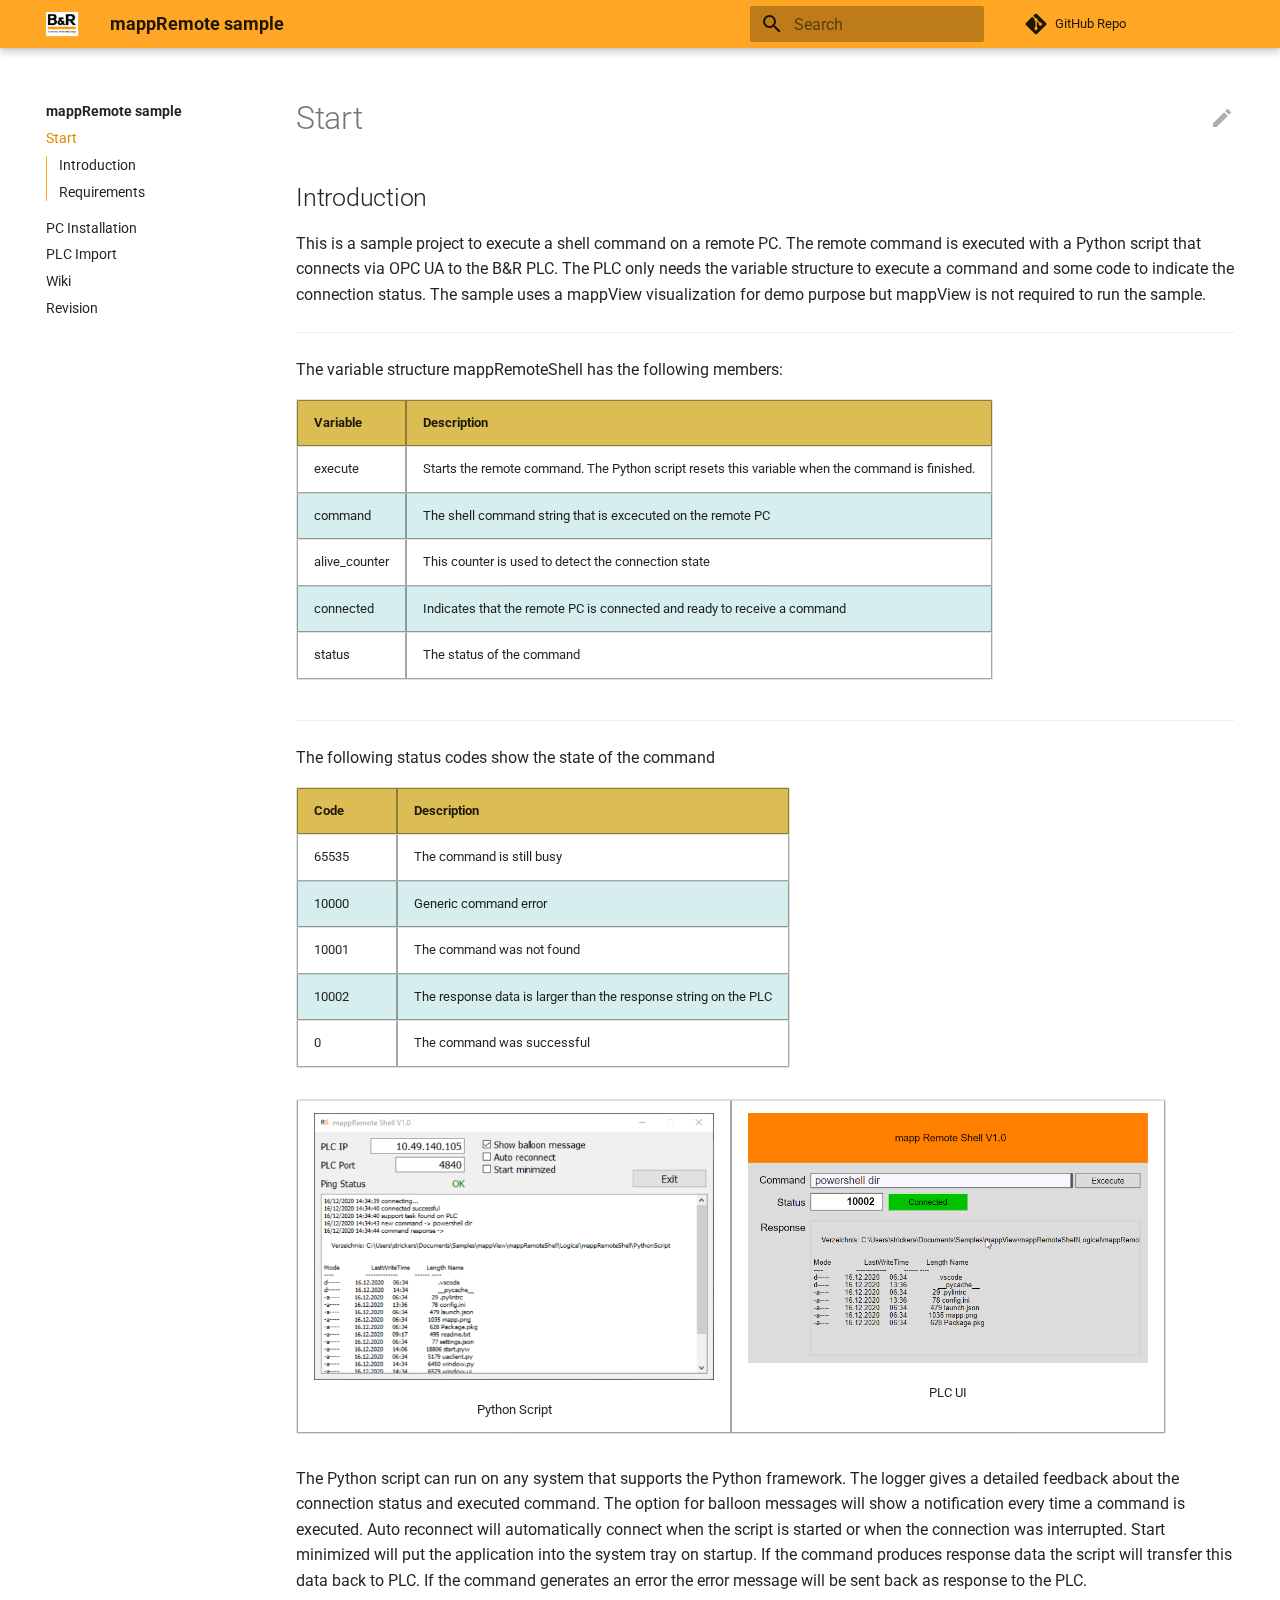
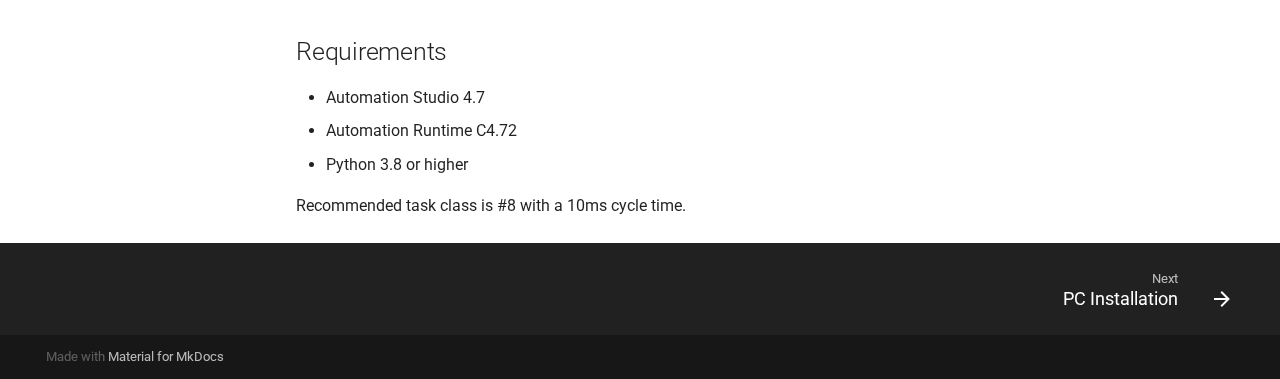
<file: index.html>
<!doctype html>
<html lang="en" class="no-js">
  <head>
    
      <meta charset="utf-8">
      <meta name="viewport" content="width=device-width,initial-scale=1">
      
      
      
      <link rel="icon" href="assets/images/favicon.png">
      <meta name="generator" content="mkdocs-1.4.0, mkdocs-material-8.3.3">
    
    
      
        <title>mappRemote sample</title>
      
    
    
      <link rel="stylesheet" href="assets/stylesheets/main.4a0965b7.min.css">
      
        
        <link rel="stylesheet" href="assets/stylesheets/palette.cbb835fc.min.css">
        
          
          
          <meta name="theme-color" content="#ffa724">
        
      
      
    
    
    
      
        
        
        <link rel="preconnect" href="https://fonts.gstatic.com" crossorigin>
        <link rel="stylesheet" href="https://fonts.googleapis.com/css?family=Roboto:300,300i,400,400i,700,700i%7CRoboto+Mono:400,400i,700,700i&display=fallback">
        <style>:root{--md-text-font:"Roboto";--md-code-font:"Roboto Mono"}</style>
      
    
    
      <link rel="stylesheet" href="extra.css">
    
    <script>__md_scope=new URL(".",location),__md_get=(e,_=localStorage,t=__md_scope)=>JSON.parse(_.getItem(t.pathname+"."+e)),__md_set=(e,_,t=localStorage,a=__md_scope)=>{try{t.setItem(a.pathname+"."+e,JSON.stringify(_))}catch(e){}}</script>
    
      

    
    
  </head>
  
  
    
    
    
    
    
    <body dir="ltr" data-md-color-scheme="default" data-md-color-primary="orange" data-md-color-accent="orange">
  
    
    
    <input class="md-toggle" data-md-toggle="drawer" type="checkbox" id="__drawer" autocomplete="off">
    <input class="md-toggle" data-md-toggle="search" type="checkbox" id="__search" autocomplete="off">
    <label class="md-overlay" for="__drawer"></label>
    <div data-md-component="skip">
      
        
        <a href="#introduction" class="md-skip">
          Skip to content
        </a>
      
    </div>
    <div data-md-component="announce">
      
    </div>
    
    
      

<header class="md-header" data-md-component="header">
  <nav class="md-header__inner md-grid" aria-label="Header">
    <a href="index.html" title="mappRemote sample" class="md-header__button md-logo" aria-label="mappRemote sample" data-md-component="logo">
      
  <img src="images/bur.png" alt="logo">

    </a>
    <label class="md-header__button md-icon" for="__drawer">
      <svg xmlns="http://www.w3.org/2000/svg" viewBox="0 0 24 24"><path d="M3 6h18v2H3V6m0 5h18v2H3v-2m0 5h18v2H3v-2Z"/></svg>
    </label>
    <div class="md-header__title" data-md-component="header-title">
      <div class="md-header__ellipsis">
        <div class="md-header__topic">
          <span class="md-ellipsis">
            mappRemote sample
          </span>
        </div>
        <div class="md-header__topic" data-md-component="header-topic">
          <span class="md-ellipsis">
            
              Start
            
          </span>
        </div>
      </div>
    </div>
    
    
    
      <label class="md-header__button md-icon" for="__search">
        <svg xmlns="http://www.w3.org/2000/svg" viewBox="0 0 24 24"><path d="M9.5 3A6.5 6.5 0 0 1 16 9.5c0 1.61-.59 3.09-1.56 4.23l.27.27h.79l5 5-1.5 1.5-5-5v-.79l-.27-.27A6.516 6.516 0 0 1 9.5 16 6.5 6.5 0 0 1 3 9.5 6.5 6.5 0 0 1 9.5 3m0 2C7 5 5 7 5 9.5S7 14 9.5 14 14 12 14 9.5 12 5 9.5 5Z"/></svg>
      </label>
      <div class="md-search" data-md-component="search" role="dialog">
  <label class="md-search__overlay" for="__search"></label>
  <div class="md-search__inner" role="search">
    <form class="md-search__form" name="search">
      <input type="text" class="md-search__input" name="query" aria-label="Search" placeholder="Search" autocapitalize="off" autocorrect="off" autocomplete="off" spellcheck="false" data-md-component="search-query" required>
      <label class="md-search__icon md-icon" for="__search">
        <svg xmlns="http://www.w3.org/2000/svg" viewBox="0 0 24 24"><path d="M9.5 3A6.5 6.5 0 0 1 16 9.5c0 1.61-.59 3.09-1.56 4.23l.27.27h.79l5 5-1.5 1.5-5-5v-.79l-.27-.27A6.516 6.516 0 0 1 9.5 16 6.5 6.5 0 0 1 3 9.5 6.5 6.5 0 0 1 9.5 3m0 2C7 5 5 7 5 9.5S7 14 9.5 14 14 12 14 9.5 12 5 9.5 5Z"/></svg>
        <svg xmlns="http://www.w3.org/2000/svg" viewBox="0 0 24 24"><path d="M20 11v2H8l5.5 5.5-1.42 1.42L4.16 12l7.92-7.92L13.5 5.5 8 11h12Z"/></svg>
      </label>
      <nav class="md-search__options" aria-label="Search">
        
        <button type="reset" class="md-search__icon md-icon" aria-label="Clear" tabindex="-1">
          <svg xmlns="http://www.w3.org/2000/svg" viewBox="0 0 24 24"><path d="M19 6.41 17.59 5 12 10.59 6.41 5 5 6.41 10.59 12 5 17.59 6.41 19 12 13.41 17.59 19 19 17.59 13.41 12 19 6.41Z"/></svg>
        </button>
      </nav>
      
    </form>
    <div class="md-search__output">
      <div class="md-search__scrollwrap" data-md-scrollfix>
        <div class="md-search-result" data-md-component="search-result">
          <div class="md-search-result__meta">
            Initializing search
          </div>
          <ol class="md-search-result__list"></ol>
        </div>
      </div>
    </div>
  </div>
</div>
    
    
      <div class="md-header__source">
        <a href="https://github.com/br-automation-com/mappRemoteShell" title="Go to repository" class="md-source" data-md-component="source">
  <div class="md-source__icon md-icon">
    
    <svg xmlns="http://www.w3.org/2000/svg" viewBox="0 0 448 512"><!--! Font Awesome Free 6.1.1 by @fontawesome - https://fontawesome.com License - https://fontawesome.com/license/free (Icons: CC BY 4.0, Fonts: SIL OFL 1.1, Code: MIT License) Copyright 2022 Fonticons, Inc.--><path d="M439.55 236.05 244 40.45a28.87 28.87 0 0 0-40.81 0l-40.66 40.63 51.52 51.52c27.06-9.14 52.68 16.77 43.39 43.68l49.66 49.66c34.23-11.8 61.18 31 35.47 56.69-26.49 26.49-70.21-2.87-56-37.34L240.22 199v121.85c25.3 12.54 22.26 41.85 9.08 55a34.34 34.34 0 0 1-48.55 0c-17.57-17.6-11.07-46.91 11.25-56v-123c-20.8-8.51-24.6-30.74-18.64-45L142.57 101 8.45 235.14a28.86 28.86 0 0 0 0 40.81l195.61 195.6a28.86 28.86 0 0 0 40.8 0l194.69-194.69a28.86 28.86 0 0 0 0-40.81z"/></svg>
  </div>
  <div class="md-source__repository">
    GitHub Repo
  </div>
</a>
      </div>
    
  </nav>
  
</header>
    
    <div class="md-container" data-md-component="container">
      
      
        
          
        
      
      <main class="md-main" data-md-component="main">
        <div class="md-main__inner md-grid">
          
            
              
              <div class="md-sidebar md-sidebar--primary" data-md-component="sidebar" data-md-type="navigation" >
                <div class="md-sidebar__scrollwrap">
                  <div class="md-sidebar__inner">
                    


  

<nav class="md-nav md-nav--primary md-nav--integrated" aria-label="Navigation" data-md-level="0">
  <label class="md-nav__title" for="__drawer">
    <a href="index.html" title="mappRemote sample" class="md-nav__button md-logo" aria-label="mappRemote sample" data-md-component="logo">
      
  <img src="images/bur.png" alt="logo">

    </a>
    mappRemote sample
  </label>
  
    <div class="md-nav__source">
      <a href="https://github.com/br-automation-com/mappRemoteShell" title="Go to repository" class="md-source" data-md-component="source">
  <div class="md-source__icon md-icon">
    
    <svg xmlns="http://www.w3.org/2000/svg" viewBox="0 0 448 512"><!--! Font Awesome Free 6.1.1 by @fontawesome - https://fontawesome.com License - https://fontawesome.com/license/free (Icons: CC BY 4.0, Fonts: SIL OFL 1.1, Code: MIT License) Copyright 2022 Fonticons, Inc.--><path d="M439.55 236.05 244 40.45a28.87 28.87 0 0 0-40.81 0l-40.66 40.63 51.52 51.52c27.06-9.14 52.68 16.77 43.39 43.68l49.66 49.66c34.23-11.8 61.18 31 35.47 56.69-26.49 26.49-70.21-2.87-56-37.34L240.22 199v121.85c25.3 12.54 22.26 41.85 9.08 55a34.34 34.34 0 0 1-48.55 0c-17.57-17.6-11.07-46.91 11.25-56v-123c-20.8-8.51-24.6-30.74-18.64-45L142.57 101 8.45 235.14a28.86 28.86 0 0 0 0 40.81l195.61 195.6a28.86 28.86 0 0 0 40.8 0l194.69-194.69a28.86 28.86 0 0 0 0-40.81z"/></svg>
  </div>
  <div class="md-source__repository">
    GitHub Repo
  </div>
</a>
    </div>
  
  <ul class="md-nav__list" data-md-scrollfix>
    
      
      
      

  
  
    
  
  
    <li class="md-nav__item md-nav__item--active">
      
      <input class="md-nav__toggle md-toggle" data-md-toggle="toc" type="checkbox" id="__toc">
      
      
      
        <label class="md-nav__link md-nav__link--active" for="__toc">
          Start
          <span class="md-nav__icon md-icon"></span>
        </label>
      
      <a href="index.html" class="md-nav__link md-nav__link--active">
        Start
      </a>
      
        

<nav class="md-nav md-nav--secondary" aria-label="Table of contents">
  
  
  
  
    <label class="md-nav__title" for="__toc">
      <span class="md-nav__icon md-icon"></span>
      Table of contents
    </label>
    <ul class="md-nav__list" data-md-component="toc" data-md-scrollfix>
      
        <li class="md-nav__item">
  <a href="#introduction" class="md-nav__link">
    Introduction
  </a>
  
</li>
      
        <li class="md-nav__item">
  <a href="#requirements" class="md-nav__link">
    Requirements
  </a>
  
</li>
      
    </ul>
  
</nav>
      
    </li>
  

    
      
      
      

  
  
  
    <li class="md-nav__item">
      <a href="installation.html" class="md-nav__link">
        PC Installation
      </a>
    </li>
  

    
      
      
      

  
  
  
    <li class="md-nav__item">
      <a href="import.html" class="md-nav__link">
        PLC Import
      </a>
    </li>
  

    
      
      
      

  
  
  
    <li class="md-nav__item">
      <a href="wiki.html" class="md-nav__link">
        Wiki
      </a>
    </li>
  

    
      
      
      

  
  
  
    <li class="md-nav__item">
      <a href="revision.html" class="md-nav__link">
        Revision
      </a>
    </li>
  

    
  </ul>
</nav>
                  </div>
                </div>
              </div>
            
            
          
          <div class="md-content" data-md-component="content">
            <article class="md-content__inner md-typeset">
              
                
  <a href="https://github.com/br-automation-com/mappRemoteShell/edit/master/docs/index.md" title="Edit this page" class="md-content__button md-icon">
    <svg xmlns="http://www.w3.org/2000/svg" viewBox="0 0 24 24"><path d="M20.71 7.04c.39-.39.39-1.04 0-1.41l-2.34-2.34c-.37-.39-1.02-.39-1.41 0l-1.84 1.83 3.75 3.75M3 17.25V21h3.75L17.81 9.93l-3.75-3.75L3 17.25Z"/></svg>
  </a>



  <h1>Start</h1>

<h2 id="introduction">Introduction</h2>
<p>This is a sample project to execute a shell command on a remote PC. The remote command is executed with a Python script that connects via OPC UA to the B&amp;R PLC. The PLC only needs the variable structure to execute a command and some code to indicate the connection status. The sample uses a mappView visualization for demo purpose but mappView is not required to run the sample. </p>
<hr />
<p>The variable structure mappRemoteShell has the following members:</p>
<table>
<thead>
<tr>
<th>Variable</th>
<th>Description</th>
</tr>
</thead>
<tbody>
<tr>
<td>execute</td>
<td>Starts the remote command. The Python script resets this variable when the command is finished.</td>
</tr>
<tr>
<td>command</td>
<td>The shell command string that is excecuted on the remote PC</td>
</tr>
<tr>
<td>alive_counter</td>
<td>This counter is used to detect the connection state</td>
</tr>
<tr>
<td>connected</td>
<td>Indicates that the remote PC is connected and ready to receive a command</td>
</tr>
<tr>
<td>status</td>
<td>The status of the command</td>
</tr>
</tbody>
</table>
<hr />
<p>The following status codes show the state of the command</p>
<table>
<thead>
<tr>
<th>Code</th>
<th>Description</th>
</tr>
</thead>
<tbody>
<tr>
<td>65535</td>
<td>The command is still busy</td>
</tr>
<tr>
<td>10000</td>
<td>Generic command error</td>
</tr>
<tr>
<td>10001</td>
<td>The command was not found</td>
</tr>
<tr>
<td>10002</td>
<td>The response data is larger than the response string on the PLC</td>
</tr>
<tr>
<td>0</td>
<td>The command was successful</td>
</tr>
</tbody>
</table>
<table>
    <tr>
        <td>
            <img src='./images/screenshot_python.png' width=400><p align="center">Python Script</p>
        </td>
        <td>
            <img src='./images/screenshot_plc.png' width=400><p align="center">PLC UI</p>
        </td>
    </tr>
</table>

<p>The Python script can run on any system that supports the Python framework. The logger gives a detailed feedback about the connection status and executed command. The option for balloon messages will show a notification every time a command is executed. Auto reconnect will automatically connect when the script is started or when the connection was interrupted. Start minimized will put the application into the system tray on startup. If the command produces response data the script will transfer this data back to PLC. If the command generates an error the error message will be sent back as response to the PLC.</p>
<h2 id="requirements">Requirements</h2>
<ul>
<li>Automation Studio 4.7</li>
<li>Automation Runtime C4.72</li>
<li>Python 3.8 or higher</li>
</ul>
<p>Recommended task class is #8 with a 10ms cycle time.</p>

              
            </article>
            
          </div>
        </div>
        
      </main>
      
        <footer class="md-footer">
  
    
    <nav class="md-footer__inner md-grid" aria-label="Footer" >
      
      
        
        <a href="installation.html" class="md-footer__link md-footer__link--next" aria-label="Next: PC Installation" rel="next">
          <div class="md-footer__title">
            <div class="md-ellipsis">
              <span class="md-footer__direction">
                Next
              </span>
              PC Installation
            </div>
          </div>
          <div class="md-footer__button md-icon">
            <svg xmlns="http://www.w3.org/2000/svg" viewBox="0 0 24 24"><path d="M4 11v2h12l-5.5 5.5 1.42 1.42L19.84 12l-7.92-7.92L10.5 5.5 16 11H4Z"/></svg>
          </div>
        </a>
      
    </nav>
  
  <div class="md-footer-meta md-typeset">
    <div class="md-footer-meta__inner md-grid">
      <div class="md-copyright">
  
  
    Made with
    <a href="https://squidfunk.github.io/mkdocs-material/" target="_blank" rel="noopener">
      Material for MkDocs
    </a>
  
</div>
      
    </div>
  </div>
</footer>
      
    </div>
    <div class="md-dialog" data-md-component="dialog">
      <div class="md-dialog__inner md-typeset"></div>
    </div>
    <script id="__config" type="application/json">{"base": ".", "features": "toc.integrate", "search": "assets/javascripts/workers/search.b028fd86.min.js", "translations": {"clipboard.copied": "Copied to clipboard", "clipboard.copy": "Copy to clipboard", "search.config.lang": "en", "search.config.pipeline": "trimmer, stopWordFilter", "search.config.separator": "[\\s\\-]+", "search.placeholder": "Search", "search.result.more.one": "1 more on this page", "search.result.more.other": "# more on this page", "search.result.none": "No matching documents", "search.result.one": "1 matching document", "search.result.other": "# matching documents", "search.result.placeholder": "Type to start searching", "search.result.term.missing": "Missing", "select.version.title": "Select version"}}</script>
    
    
      <script src="assets/javascripts/bundle.f758a944.min.js"></script>
      
    
  </body>
</html>
</file>
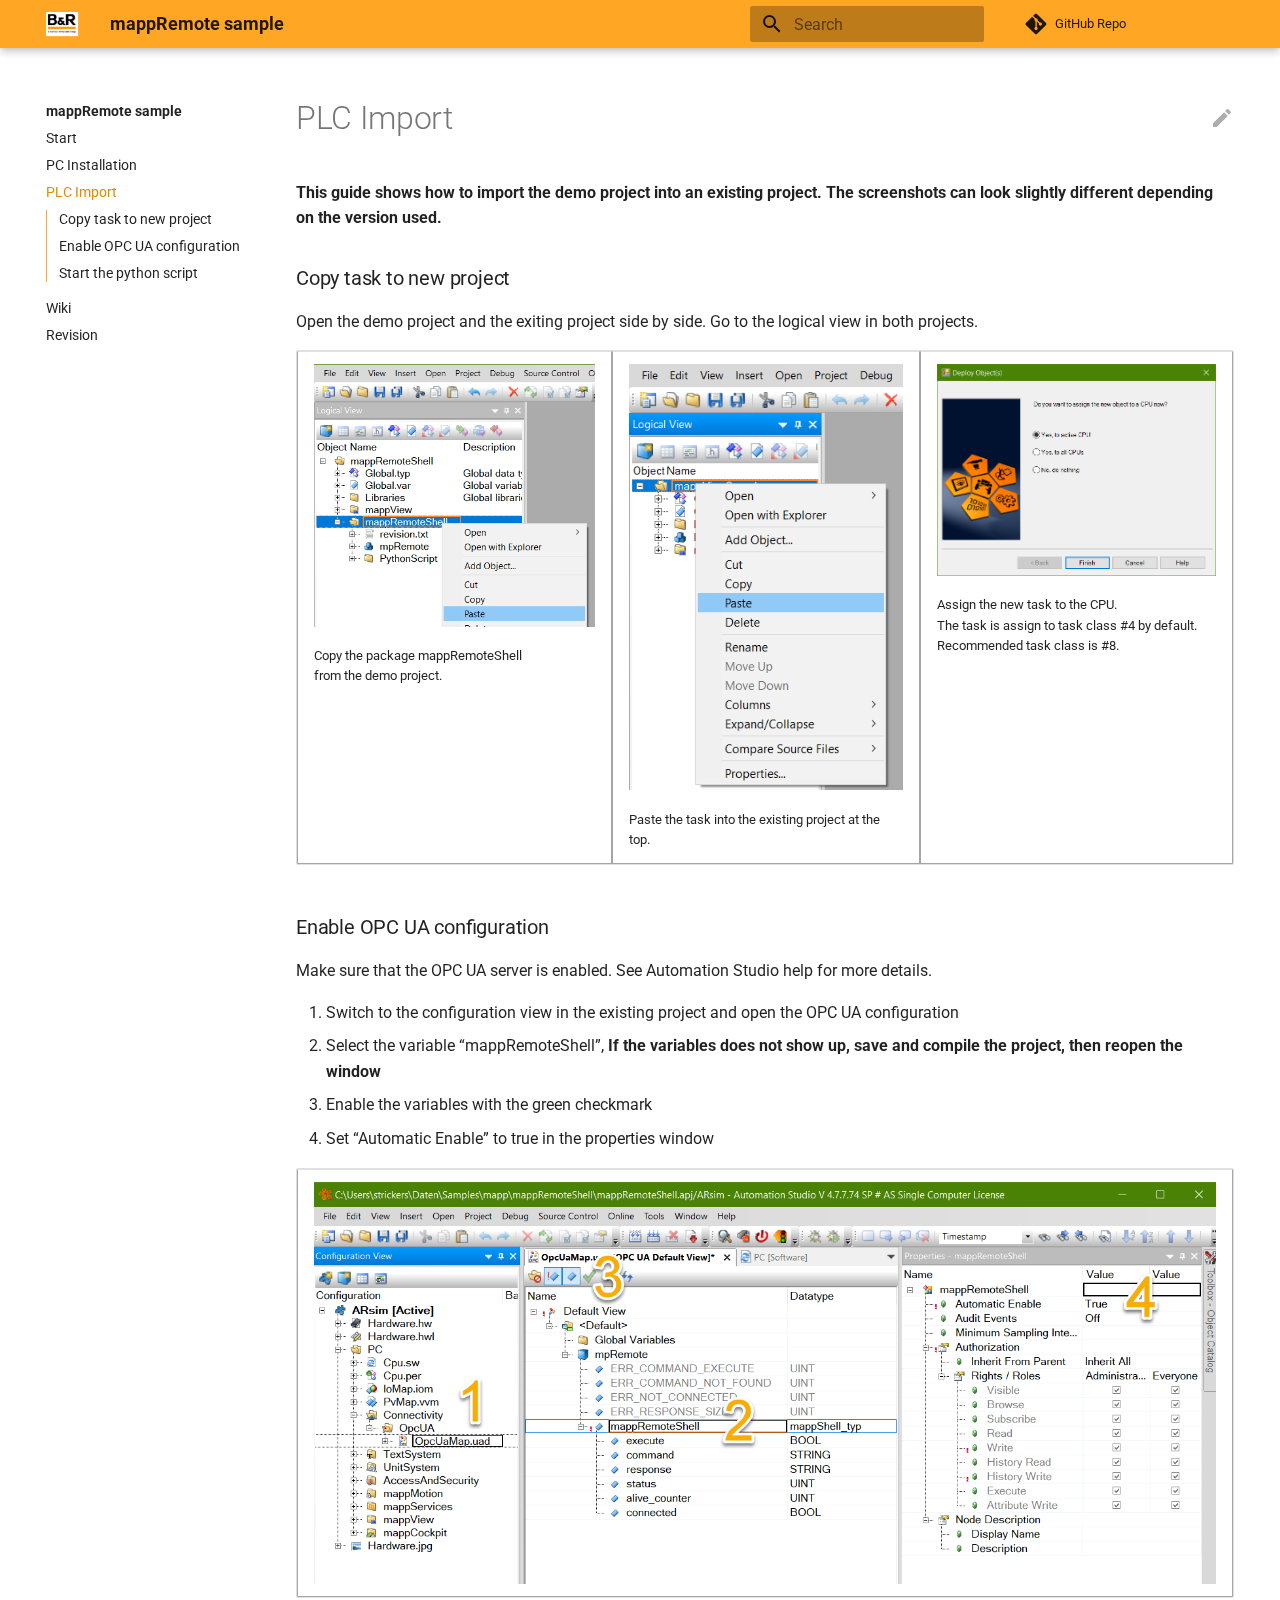
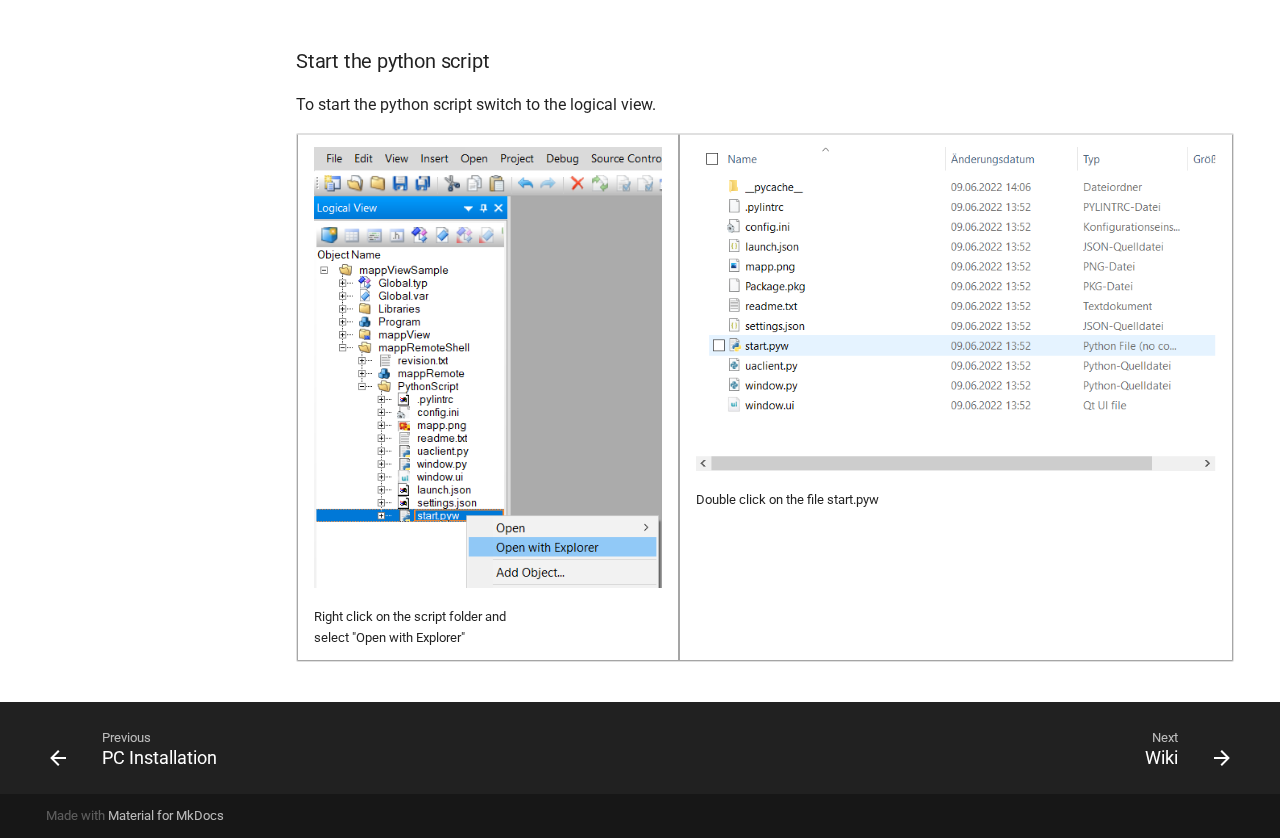
<file: import.html>
<!doctype html>
<html lang="en" class="no-js">
  <head>
    
      <meta charset="utf-8">
      <meta name="viewport" content="width=device-width,initial-scale=1">
      
      
      
      <link rel="icon" href="assets/images/favicon.png">
      <meta name="generator" content="mkdocs-1.4.0, mkdocs-material-8.3.3">
    
    
      
        <title>PLC Import - mappRemote sample</title>
      
    
    
      <link rel="stylesheet" href="assets/stylesheets/main.4a0965b7.min.css">
      
        
        <link rel="stylesheet" href="assets/stylesheets/palette.cbb835fc.min.css">
        
          
          
          <meta name="theme-color" content="#ffa724">
        
      
      
    
    
    
      
        
        
        <link rel="preconnect" href="https://fonts.gstatic.com" crossorigin>
        <link rel="stylesheet" href="https://fonts.googleapis.com/css?family=Roboto:300,300i,400,400i,700,700i%7CRoboto+Mono:400,400i,700,700i&display=fallback">
        <style>:root{--md-text-font:"Roboto";--md-code-font:"Roboto Mono"}</style>
      
    
    
      <link rel="stylesheet" href="extra.css">
    
    <script>__md_scope=new URL(".",location),__md_get=(e,_=localStorage,t=__md_scope)=>JSON.parse(_.getItem(t.pathname+"."+e)),__md_set=(e,_,t=localStorage,a=__md_scope)=>{try{t.setItem(a.pathname+"."+e,JSON.stringify(_))}catch(e){}}</script>
    
      

    
    
  </head>
  
  
    
    
    
    
    
    <body dir="ltr" data-md-color-scheme="default" data-md-color-primary="orange" data-md-color-accent="orange">
  
    
    
    <input class="md-toggle" data-md-toggle="drawer" type="checkbox" id="__drawer" autocomplete="off">
    <input class="md-toggle" data-md-toggle="search" type="checkbox" id="__search" autocomplete="off">
    <label class="md-overlay" for="__drawer"></label>
    <div data-md-component="skip">
      
        
        <a href="#copy-task-to-new-project" class="md-skip">
          Skip to content
        </a>
      
    </div>
    <div data-md-component="announce">
      
    </div>
    
    
      

<header class="md-header" data-md-component="header">
  <nav class="md-header__inner md-grid" aria-label="Header">
    <a href="index.html" title="mappRemote sample" class="md-header__button md-logo" aria-label="mappRemote sample" data-md-component="logo">
      
  <img src="images/bur.png" alt="logo">

    </a>
    <label class="md-header__button md-icon" for="__drawer">
      <svg xmlns="http://www.w3.org/2000/svg" viewBox="0 0 24 24"><path d="M3 6h18v2H3V6m0 5h18v2H3v-2m0 5h18v2H3v-2Z"/></svg>
    </label>
    <div class="md-header__title" data-md-component="header-title">
      <div class="md-header__ellipsis">
        <div class="md-header__topic">
          <span class="md-ellipsis">
            mappRemote sample
          </span>
        </div>
        <div class="md-header__topic" data-md-component="header-topic">
          <span class="md-ellipsis">
            
              PLC Import
            
          </span>
        </div>
      </div>
    </div>
    
    
    
      <label class="md-header__button md-icon" for="__search">
        <svg xmlns="http://www.w3.org/2000/svg" viewBox="0 0 24 24"><path d="M9.5 3A6.5 6.5 0 0 1 16 9.5c0 1.61-.59 3.09-1.56 4.23l.27.27h.79l5 5-1.5 1.5-5-5v-.79l-.27-.27A6.516 6.516 0 0 1 9.5 16 6.5 6.5 0 0 1 3 9.5 6.5 6.5 0 0 1 9.5 3m0 2C7 5 5 7 5 9.5S7 14 9.5 14 14 12 14 9.5 12 5 9.5 5Z"/></svg>
      </label>
      <div class="md-search" data-md-component="search" role="dialog">
  <label class="md-search__overlay" for="__search"></label>
  <div class="md-search__inner" role="search">
    <form class="md-search__form" name="search">
      <input type="text" class="md-search__input" name="query" aria-label="Search" placeholder="Search" autocapitalize="off" autocorrect="off" autocomplete="off" spellcheck="false" data-md-component="search-query" required>
      <label class="md-search__icon md-icon" for="__search">
        <svg xmlns="http://www.w3.org/2000/svg" viewBox="0 0 24 24"><path d="M9.5 3A6.5 6.5 0 0 1 16 9.5c0 1.61-.59 3.09-1.56 4.23l.27.27h.79l5 5-1.5 1.5-5-5v-.79l-.27-.27A6.516 6.516 0 0 1 9.5 16 6.5 6.5 0 0 1 3 9.5 6.5 6.5 0 0 1 9.5 3m0 2C7 5 5 7 5 9.5S7 14 9.5 14 14 12 14 9.5 12 5 9.5 5Z"/></svg>
        <svg xmlns="http://www.w3.org/2000/svg" viewBox="0 0 24 24"><path d="M20 11v2H8l5.5 5.5-1.42 1.42L4.16 12l7.92-7.92L13.5 5.5 8 11h12Z"/></svg>
      </label>
      <nav class="md-search__options" aria-label="Search">
        
        <button type="reset" class="md-search__icon md-icon" aria-label="Clear" tabindex="-1">
          <svg xmlns="http://www.w3.org/2000/svg" viewBox="0 0 24 24"><path d="M19 6.41 17.59 5 12 10.59 6.41 5 5 6.41 10.59 12 5 17.59 6.41 19 12 13.41 17.59 19 19 17.59 13.41 12 19 6.41Z"/></svg>
        </button>
      </nav>
      
    </form>
    <div class="md-search__output">
      <div class="md-search__scrollwrap" data-md-scrollfix>
        <div class="md-search-result" data-md-component="search-result">
          <div class="md-search-result__meta">
            Initializing search
          </div>
          <ol class="md-search-result__list"></ol>
        </div>
      </div>
    </div>
  </div>
</div>
    
    
      <div class="md-header__source">
        <a href="https://github.com/br-automation-com/mappRemoteShell" title="Go to repository" class="md-source" data-md-component="source">
  <div class="md-source__icon md-icon">
    
    <svg xmlns="http://www.w3.org/2000/svg" viewBox="0 0 448 512"><!--! Font Awesome Free 6.1.1 by @fontawesome - https://fontawesome.com License - https://fontawesome.com/license/free (Icons: CC BY 4.0, Fonts: SIL OFL 1.1, Code: MIT License) Copyright 2022 Fonticons, Inc.--><path d="M439.55 236.05 244 40.45a28.87 28.87 0 0 0-40.81 0l-40.66 40.63 51.52 51.52c27.06-9.14 52.68 16.77 43.39 43.68l49.66 49.66c34.23-11.8 61.18 31 35.47 56.69-26.49 26.49-70.21-2.87-56-37.34L240.22 199v121.85c25.3 12.54 22.26 41.85 9.08 55a34.34 34.34 0 0 1-48.55 0c-17.57-17.6-11.07-46.91 11.25-56v-123c-20.8-8.51-24.6-30.74-18.64-45L142.57 101 8.45 235.14a28.86 28.86 0 0 0 0 40.81l195.61 195.6a28.86 28.86 0 0 0 40.8 0l194.69-194.69a28.86 28.86 0 0 0 0-40.81z"/></svg>
  </div>
  <div class="md-source__repository">
    GitHub Repo
  </div>
</a>
      </div>
    
  </nav>
  
</header>
    
    <div class="md-container" data-md-component="container">
      
      
        
          
        
      
      <main class="md-main" data-md-component="main">
        <div class="md-main__inner md-grid">
          
            
              
              <div class="md-sidebar md-sidebar--primary" data-md-component="sidebar" data-md-type="navigation" >
                <div class="md-sidebar__scrollwrap">
                  <div class="md-sidebar__inner">
                    


  

<nav class="md-nav md-nav--primary md-nav--integrated" aria-label="Navigation" data-md-level="0">
  <label class="md-nav__title" for="__drawer">
    <a href="index.html" title="mappRemote sample" class="md-nav__button md-logo" aria-label="mappRemote sample" data-md-component="logo">
      
  <img src="images/bur.png" alt="logo">

    </a>
    mappRemote sample
  </label>
  
    <div class="md-nav__source">
      <a href="https://github.com/br-automation-com/mappRemoteShell" title="Go to repository" class="md-source" data-md-component="source">
  <div class="md-source__icon md-icon">
    
    <svg xmlns="http://www.w3.org/2000/svg" viewBox="0 0 448 512"><!--! Font Awesome Free 6.1.1 by @fontawesome - https://fontawesome.com License - https://fontawesome.com/license/free (Icons: CC BY 4.0, Fonts: SIL OFL 1.1, Code: MIT License) Copyright 2022 Fonticons, Inc.--><path d="M439.55 236.05 244 40.45a28.87 28.87 0 0 0-40.81 0l-40.66 40.63 51.52 51.52c27.06-9.14 52.68 16.77 43.39 43.68l49.66 49.66c34.23-11.8 61.18 31 35.47 56.69-26.49 26.49-70.21-2.87-56-37.34L240.22 199v121.85c25.3 12.54 22.26 41.85 9.08 55a34.34 34.34 0 0 1-48.55 0c-17.57-17.6-11.07-46.91 11.25-56v-123c-20.8-8.51-24.6-30.74-18.64-45L142.57 101 8.45 235.14a28.86 28.86 0 0 0 0 40.81l195.61 195.6a28.86 28.86 0 0 0 40.8 0l194.69-194.69a28.86 28.86 0 0 0 0-40.81z"/></svg>
  </div>
  <div class="md-source__repository">
    GitHub Repo
  </div>
</a>
    </div>
  
  <ul class="md-nav__list" data-md-scrollfix>
    
      
      
      

  
  
  
    <li class="md-nav__item">
      <a href="index.html" class="md-nav__link">
        Start
      </a>
    </li>
  

    
      
      
      

  
  
  
    <li class="md-nav__item">
      <a href="installation.html" class="md-nav__link">
        PC Installation
      </a>
    </li>
  

    
      
      
      

  
  
    
  
  
    <li class="md-nav__item md-nav__item--active">
      
      <input class="md-nav__toggle md-toggle" data-md-toggle="toc" type="checkbox" id="__toc">
      
      
      
        <label class="md-nav__link md-nav__link--active" for="__toc">
          PLC Import
          <span class="md-nav__icon md-icon"></span>
        </label>
      
      <a href="import.html" class="md-nav__link md-nav__link--active">
        PLC Import
      </a>
      
        

<nav class="md-nav md-nav--secondary" aria-label="Table of contents">
  
  
  
  
    <label class="md-nav__title" for="__toc">
      <span class="md-nav__icon md-icon"></span>
      Table of contents
    </label>
    <ul class="md-nav__list" data-md-component="toc" data-md-scrollfix>
      
        <li class="md-nav__item">
  <a href="#copy-task-to-new-project" class="md-nav__link">
    Copy task to new project
  </a>
  
</li>
      
        <li class="md-nav__item">
  <a href="#enable-opc-ua-configuration" class="md-nav__link">
    Enable OPC UA configuration
  </a>
  
</li>
      
        <li class="md-nav__item">
  <a href="#start-the-python-script" class="md-nav__link">
    Start the python script
  </a>
  
</li>
      
    </ul>
  
</nav>
      
    </li>
  

    
      
      
      

  
  
  
    <li class="md-nav__item">
      <a href="wiki.html" class="md-nav__link">
        Wiki
      </a>
    </li>
  

    
      
      
      

  
  
  
    <li class="md-nav__item">
      <a href="revision.html" class="md-nav__link">
        Revision
      </a>
    </li>
  

    
  </ul>
</nav>
                  </div>
                </div>
              </div>
            
            
          
          <div class="md-content" data-md-component="content">
            <article class="md-content__inner md-typeset">
              
                
  <a href="https://github.com/br-automation-com/mappRemoteShell/edit/master/docs/import.md" title="Edit this page" class="md-content__button md-icon">
    <svg xmlns="http://www.w3.org/2000/svg" viewBox="0 0 24 24"><path d="M20.71 7.04c.39-.39.39-1.04 0-1.41l-2.34-2.34c-.37-.39-1.02-.39-1.41 0l-1.84 1.83 3.75 3.75M3 17.25V21h3.75L17.81 9.93l-3.75-3.75L3 17.25Z"/></svg>
  </a>



  <h1>PLC Import</h1>

<p><strong>This guide shows how to import the demo project into an existing project. The screenshots can look slightly different depending on the version used.</strong></p>
<h3 id="copy-task-to-new-project">Copy task to new project</h3>
<p>Open the demo project and the exiting project side by side. Go to the logical view in both projects.   </p>
<table>
    <tr>
        <td>
            <img src='./images/import1.png' width=300><p align="left">
            Copy the package mappRemoteShell <br>from the demo project.
        </td>
        <td>
            <img src='./images/import2.png' width=300><p align="left">
            Paste the task into the existing project at the top.
        </td>
            <td>
            <img src='./images/import3.png' width=300><p align="left">
            Assign the new task to the CPU.<br>
            The task is assign to task class #4 by default.<br>
            Recommended task class is #8.
        </td>
    </tr>
</table>

<h3 id="enable-opc-ua-configuration">Enable OPC UA configuration</h3>
<p>Make sure that the OPC UA server is enabled. See Automation Studio help for more details.</p>
<ol>
<li>Switch to the configuration view in the existing project and open the OPC UA configuration</li>
<li>
<p>Select the variable “mappRemoteShell”, <strong>If the variables does not show up, save and compile the project, then reopen the window</strong></p>
</li>
<li>
<p>Enable the variables with the green checkmark</p>
</li>
<li>Set “Automatic Enable” to true in the properties window</li>
</ol>
<table>
    <tr>
        <td>
            <img src='./images/import4.png' <p align="left">
        </td>
    </tr>
</table>

<h3 id="start-the-python-script">Start the python script</h3>
<p>To start the python script switch to the logical view.   </p>
<table>
    <tr>
        <td>
            <img src='./images/import5.png' width=400><p align="left">
            Right click on the script folder and<br>select "Open with Explorer"
        </td>
        <td>
            <img src='./images/import6.png' width=600><p align="left">
            Double click on the file start.pyw
        </td>
    </tr>
</table>

              
            </article>
            
          </div>
        </div>
        
      </main>
      
        <footer class="md-footer">
  
    
    <nav class="md-footer__inner md-grid" aria-label="Footer" >
      
        
        <a href="installation.html" class="md-footer__link md-footer__link--prev" aria-label="Previous: PC Installation" rel="prev">
          <div class="md-footer__button md-icon">
            <svg xmlns="http://www.w3.org/2000/svg" viewBox="0 0 24 24"><path d="M20 11v2H8l5.5 5.5-1.42 1.42L4.16 12l7.92-7.92L13.5 5.5 8 11h12Z"/></svg>
          </div>
          <div class="md-footer__title">
            <div class="md-ellipsis">
              <span class="md-footer__direction">
                Previous
              </span>
              PC Installation
            </div>
          </div>
        </a>
      
      
        
        <a href="wiki.html" class="md-footer__link md-footer__link--next" aria-label="Next: Wiki" rel="next">
          <div class="md-footer__title">
            <div class="md-ellipsis">
              <span class="md-footer__direction">
                Next
              </span>
              Wiki
            </div>
          </div>
          <div class="md-footer__button md-icon">
            <svg xmlns="http://www.w3.org/2000/svg" viewBox="0 0 24 24"><path d="M4 11v2h12l-5.5 5.5 1.42 1.42L19.84 12l-7.92-7.92L10.5 5.5 16 11H4Z"/></svg>
          </div>
        </a>
      
    </nav>
  
  <div class="md-footer-meta md-typeset">
    <div class="md-footer-meta__inner md-grid">
      <div class="md-copyright">
  
  
    Made with
    <a href="https://squidfunk.github.io/mkdocs-material/" target="_blank" rel="noopener">
      Material for MkDocs
    </a>
  
</div>
      
    </div>
  </div>
</footer>
      
    </div>
    <div class="md-dialog" data-md-component="dialog">
      <div class="md-dialog__inner md-typeset"></div>
    </div>
    <script id="__config" type="application/json">{"base": ".", "features": "toc.integrate", "search": "assets/javascripts/workers/search.b028fd86.min.js", "translations": {"clipboard.copied": "Copied to clipboard", "clipboard.copy": "Copy to clipboard", "search.config.lang": "en", "search.config.pipeline": "trimmer, stopWordFilter", "search.config.separator": "[\\s\\-]+", "search.placeholder": "Search", "search.result.more.one": "1 more on this page", "search.result.more.other": "# more on this page", "search.result.none": "No matching documents", "search.result.one": "1 matching document", "search.result.other": "# matching documents", "search.result.placeholder": "Type to start searching", "search.result.term.missing": "Missing", "select.version.title": "Select version"}}</script>
    
    
      <script src="assets/javascripts/bundle.f758a944.min.js"></script>
      
    
  </body>
</html>
</file>
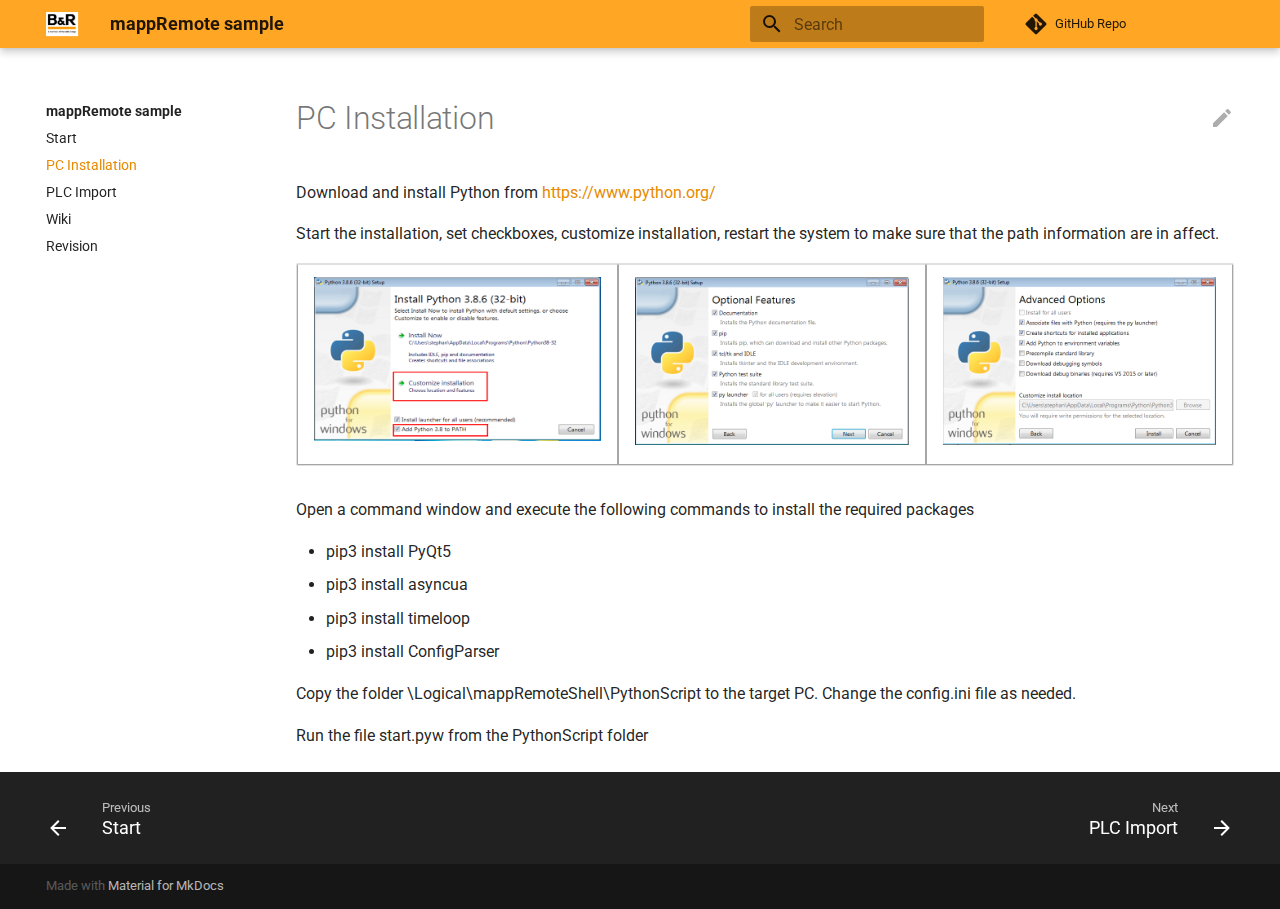
<file: installation.html>
<!doctype html>
<html lang="en" class="no-js">
  <head>
    
      <meta charset="utf-8">
      <meta name="viewport" content="width=device-width,initial-scale=1">
      
      
      
      <link rel="icon" href="assets/images/favicon.png">
      <meta name="generator" content="mkdocs-1.4.0, mkdocs-material-8.3.3">
    
    
      
        <title>PC Installation - mappRemote sample</title>
      
    
    
      <link rel="stylesheet" href="assets/stylesheets/main.4a0965b7.min.css">
      
        
        <link rel="stylesheet" href="assets/stylesheets/palette.cbb835fc.min.css">
        
          
          
          <meta name="theme-color" content="#ffa724">
        
      
      
    
    
    
      
        
        
        <link rel="preconnect" href="https://fonts.gstatic.com" crossorigin>
        <link rel="stylesheet" href="https://fonts.googleapis.com/css?family=Roboto:300,300i,400,400i,700,700i%7CRoboto+Mono:400,400i,700,700i&display=fallback">
        <style>:root{--md-text-font:"Roboto";--md-code-font:"Roboto Mono"}</style>
      
    
    
      <link rel="stylesheet" href="extra.css">
    
    <script>__md_scope=new URL(".",location),__md_get=(e,_=localStorage,t=__md_scope)=>JSON.parse(_.getItem(t.pathname+"."+e)),__md_set=(e,_,t=localStorage,a=__md_scope)=>{try{t.setItem(a.pathname+"."+e,JSON.stringify(_))}catch(e){}}</script>
    
      

    
    
  </head>
  
  
    
    
    
    
    
    <body dir="ltr" data-md-color-scheme="default" data-md-color-primary="orange" data-md-color-accent="orange">
  
    
    
    <input class="md-toggle" data-md-toggle="drawer" type="checkbox" id="__drawer" autocomplete="off">
    <input class="md-toggle" data-md-toggle="search" type="checkbox" id="__search" autocomplete="off">
    <label class="md-overlay" for="__drawer"></label>
    <div data-md-component="skip">
      
    </div>
    <div data-md-component="announce">
      
    </div>
    
    
      

<header class="md-header" data-md-component="header">
  <nav class="md-header__inner md-grid" aria-label="Header">
    <a href="index.html" title="mappRemote sample" class="md-header__button md-logo" aria-label="mappRemote sample" data-md-component="logo">
      
  <img src="images/bur.png" alt="logo">

    </a>
    <label class="md-header__button md-icon" for="__drawer">
      <svg xmlns="http://www.w3.org/2000/svg" viewBox="0 0 24 24"><path d="M3 6h18v2H3V6m0 5h18v2H3v-2m0 5h18v2H3v-2Z"/></svg>
    </label>
    <div class="md-header__title" data-md-component="header-title">
      <div class="md-header__ellipsis">
        <div class="md-header__topic">
          <span class="md-ellipsis">
            mappRemote sample
          </span>
        </div>
        <div class="md-header__topic" data-md-component="header-topic">
          <span class="md-ellipsis">
            
              PC Installation
            
          </span>
        </div>
      </div>
    </div>
    
    
    
      <label class="md-header__button md-icon" for="__search">
        <svg xmlns="http://www.w3.org/2000/svg" viewBox="0 0 24 24"><path d="M9.5 3A6.5 6.5 0 0 1 16 9.5c0 1.61-.59 3.09-1.56 4.23l.27.27h.79l5 5-1.5 1.5-5-5v-.79l-.27-.27A6.516 6.516 0 0 1 9.5 16 6.5 6.5 0 0 1 3 9.5 6.5 6.5 0 0 1 9.5 3m0 2C7 5 5 7 5 9.5S7 14 9.5 14 14 12 14 9.5 12 5 9.5 5Z"/></svg>
      </label>
      <div class="md-search" data-md-component="search" role="dialog">
  <label class="md-search__overlay" for="__search"></label>
  <div class="md-search__inner" role="search">
    <form class="md-search__form" name="search">
      <input type="text" class="md-search__input" name="query" aria-label="Search" placeholder="Search" autocapitalize="off" autocorrect="off" autocomplete="off" spellcheck="false" data-md-component="search-query" required>
      <label class="md-search__icon md-icon" for="__search">
        <svg xmlns="http://www.w3.org/2000/svg" viewBox="0 0 24 24"><path d="M9.5 3A6.5 6.5 0 0 1 16 9.5c0 1.61-.59 3.09-1.56 4.23l.27.27h.79l5 5-1.5 1.5-5-5v-.79l-.27-.27A6.516 6.516 0 0 1 9.5 16 6.5 6.5 0 0 1 3 9.5 6.5 6.5 0 0 1 9.5 3m0 2C7 5 5 7 5 9.5S7 14 9.5 14 14 12 14 9.5 12 5 9.5 5Z"/></svg>
        <svg xmlns="http://www.w3.org/2000/svg" viewBox="0 0 24 24"><path d="M20 11v2H8l5.5 5.5-1.42 1.42L4.16 12l7.92-7.92L13.5 5.5 8 11h12Z"/></svg>
      </label>
      <nav class="md-search__options" aria-label="Search">
        
        <button type="reset" class="md-search__icon md-icon" aria-label="Clear" tabindex="-1">
          <svg xmlns="http://www.w3.org/2000/svg" viewBox="0 0 24 24"><path d="M19 6.41 17.59 5 12 10.59 6.41 5 5 6.41 10.59 12 5 17.59 6.41 19 12 13.41 17.59 19 19 17.59 13.41 12 19 6.41Z"/></svg>
        </button>
      </nav>
      
    </form>
    <div class="md-search__output">
      <div class="md-search__scrollwrap" data-md-scrollfix>
        <div class="md-search-result" data-md-component="search-result">
          <div class="md-search-result__meta">
            Initializing search
          </div>
          <ol class="md-search-result__list"></ol>
        </div>
      </div>
    </div>
  </div>
</div>
    
    
      <div class="md-header__source">
        <a href="https://github.com/br-automation-com/mappRemoteShell" title="Go to repository" class="md-source" data-md-component="source">
  <div class="md-source__icon md-icon">
    
    <svg xmlns="http://www.w3.org/2000/svg" viewBox="0 0 448 512"><!--! Font Awesome Free 6.1.1 by @fontawesome - https://fontawesome.com License - https://fontawesome.com/license/free (Icons: CC BY 4.0, Fonts: SIL OFL 1.1, Code: MIT License) Copyright 2022 Fonticons, Inc.--><path d="M439.55 236.05 244 40.45a28.87 28.87 0 0 0-40.81 0l-40.66 40.63 51.52 51.52c27.06-9.14 52.68 16.77 43.39 43.68l49.66 49.66c34.23-11.8 61.18 31 35.47 56.69-26.49 26.49-70.21-2.87-56-37.34L240.22 199v121.85c25.3 12.54 22.26 41.85 9.08 55a34.34 34.34 0 0 1-48.55 0c-17.57-17.6-11.07-46.91 11.25-56v-123c-20.8-8.51-24.6-30.74-18.64-45L142.57 101 8.45 235.14a28.86 28.86 0 0 0 0 40.81l195.61 195.6a28.86 28.86 0 0 0 40.8 0l194.69-194.69a28.86 28.86 0 0 0 0-40.81z"/></svg>
  </div>
  <div class="md-source__repository">
    GitHub Repo
  </div>
</a>
      </div>
    
  </nav>
  
</header>
    
    <div class="md-container" data-md-component="container">
      
      
        
          
        
      
      <main class="md-main" data-md-component="main">
        <div class="md-main__inner md-grid">
          
            
              
              <div class="md-sidebar md-sidebar--primary" data-md-component="sidebar" data-md-type="navigation" >
                <div class="md-sidebar__scrollwrap">
                  <div class="md-sidebar__inner">
                    


  

<nav class="md-nav md-nav--primary md-nav--integrated" aria-label="Navigation" data-md-level="0">
  <label class="md-nav__title" for="__drawer">
    <a href="index.html" title="mappRemote sample" class="md-nav__button md-logo" aria-label="mappRemote sample" data-md-component="logo">
      
  <img src="images/bur.png" alt="logo">

    </a>
    mappRemote sample
  </label>
  
    <div class="md-nav__source">
      <a href="https://github.com/br-automation-com/mappRemoteShell" title="Go to repository" class="md-source" data-md-component="source">
  <div class="md-source__icon md-icon">
    
    <svg xmlns="http://www.w3.org/2000/svg" viewBox="0 0 448 512"><!--! Font Awesome Free 6.1.1 by @fontawesome - https://fontawesome.com License - https://fontawesome.com/license/free (Icons: CC BY 4.0, Fonts: SIL OFL 1.1, Code: MIT License) Copyright 2022 Fonticons, Inc.--><path d="M439.55 236.05 244 40.45a28.87 28.87 0 0 0-40.81 0l-40.66 40.63 51.52 51.52c27.06-9.14 52.68 16.77 43.39 43.68l49.66 49.66c34.23-11.8 61.18 31 35.47 56.69-26.49 26.49-70.21-2.87-56-37.34L240.22 199v121.85c25.3 12.54 22.26 41.85 9.08 55a34.34 34.34 0 0 1-48.55 0c-17.57-17.6-11.07-46.91 11.25-56v-123c-20.8-8.51-24.6-30.74-18.64-45L142.57 101 8.45 235.14a28.86 28.86 0 0 0 0 40.81l195.61 195.6a28.86 28.86 0 0 0 40.8 0l194.69-194.69a28.86 28.86 0 0 0 0-40.81z"/></svg>
  </div>
  <div class="md-source__repository">
    GitHub Repo
  </div>
</a>
    </div>
  
  <ul class="md-nav__list" data-md-scrollfix>
    
      
      
      

  
  
  
    <li class="md-nav__item">
      <a href="index.html" class="md-nav__link">
        Start
      </a>
    </li>
  

    
      
      
      

  
  
    
  
  
    <li class="md-nav__item md-nav__item--active">
      
      <input class="md-nav__toggle md-toggle" data-md-toggle="toc" type="checkbox" id="__toc">
      
      
      
      <a href="installation.html" class="md-nav__link md-nav__link--active">
        PC Installation
      </a>
      
    </li>
  

    
      
      
      

  
  
  
    <li class="md-nav__item">
      <a href="import.html" class="md-nav__link">
        PLC Import
      </a>
    </li>
  

    
      
      
      

  
  
  
    <li class="md-nav__item">
      <a href="wiki.html" class="md-nav__link">
        Wiki
      </a>
    </li>
  

    
      
      
      

  
  
  
    <li class="md-nav__item">
      <a href="revision.html" class="md-nav__link">
        Revision
      </a>
    </li>
  

    
  </ul>
</nav>
                  </div>
                </div>
              </div>
            
            
          
          <div class="md-content" data-md-component="content">
            <article class="md-content__inner md-typeset">
              
                
  <a href="https://github.com/br-automation-com/mappRemoteShell/edit/master/docs/installation.md" title="Edit this page" class="md-content__button md-icon">
    <svg xmlns="http://www.w3.org/2000/svg" viewBox="0 0 24 24"><path d="M20.71 7.04c.39-.39.39-1.04 0-1.41l-2.34-2.34c-.37-.39-1.02-.39-1.41 0l-1.84 1.83 3.75 3.75M3 17.25V21h3.75L17.81 9.93l-3.75-3.75L3 17.25Z"/></svg>
  </a>



  <h1>PC Installation</h1>

<p>Download and install Python from <a href="https://www.python.org/">https://www.python.org/</a></p>
<p>Start the installation, set checkboxes, customize installation, restart the system to make sure that the path information are in affect.</p>
<table>
    <tr>
        <td>
            <img src='./images/python_install1.png'>
        </td>
        <td>
            <img src='./images/python_install2.png'>
        </td>
        <td>
            <img src='./images/python_install3.png'>
        </td>
    </tr>
</table>

<p>Open a command window and execute the following commands to install the required packages</p>
<ul>
<li>pip3 install PyQt5</li>
<li>pip3 install asyncua</li>
<li>pip3 install timeloop</li>
<li>pip3 install ConfigParser</li>
</ul>
<p>Copy the folder \Logical\mappRemoteShell\PythonScript to the target PC. Change the config.ini file as needed.</p>
<p>Run the file start.pyw from the PythonScript folder</p>

              
            </article>
            
          </div>
        </div>
        
      </main>
      
        <footer class="md-footer">
  
    
    <nav class="md-footer__inner md-grid" aria-label="Footer" >
      
        
        <a href="index.html" class="md-footer__link md-footer__link--prev" aria-label="Previous: Start" rel="prev">
          <div class="md-footer__button md-icon">
            <svg xmlns="http://www.w3.org/2000/svg" viewBox="0 0 24 24"><path d="M20 11v2H8l5.5 5.5-1.42 1.42L4.16 12l7.92-7.92L13.5 5.5 8 11h12Z"/></svg>
          </div>
          <div class="md-footer__title">
            <div class="md-ellipsis">
              <span class="md-footer__direction">
                Previous
              </span>
              Start
            </div>
          </div>
        </a>
      
      
        
        <a href="import.html" class="md-footer__link md-footer__link--next" aria-label="Next: PLC Import" rel="next">
          <div class="md-footer__title">
            <div class="md-ellipsis">
              <span class="md-footer__direction">
                Next
              </span>
              PLC Import
            </div>
          </div>
          <div class="md-footer__button md-icon">
            <svg xmlns="http://www.w3.org/2000/svg" viewBox="0 0 24 24"><path d="M4 11v2h12l-5.5 5.5 1.42 1.42L19.84 12l-7.92-7.92L10.5 5.5 16 11H4Z"/></svg>
          </div>
        </a>
      
    </nav>
  
  <div class="md-footer-meta md-typeset">
    <div class="md-footer-meta__inner md-grid">
      <div class="md-copyright">
  
  
    Made with
    <a href="https://squidfunk.github.io/mkdocs-material/" target="_blank" rel="noopener">
      Material for MkDocs
    </a>
  
</div>
      
    </div>
  </div>
</footer>
      
    </div>
    <div class="md-dialog" data-md-component="dialog">
      <div class="md-dialog__inner md-typeset"></div>
    </div>
    <script id="__config" type="application/json">{"base": ".", "features": "toc.integrate", "search": "assets/javascripts/workers/search.b028fd86.min.js", "translations": {"clipboard.copied": "Copied to clipboard", "clipboard.copy": "Copy to clipboard", "search.config.lang": "en", "search.config.pipeline": "trimmer, stopWordFilter", "search.config.separator": "[\\s\\-]+", "search.placeholder": "Search", "search.result.more.one": "1 more on this page", "search.result.more.other": "# more on this page", "search.result.none": "No matching documents", "search.result.one": "1 matching document", "search.result.other": "# matching documents", "search.result.placeholder": "Type to start searching", "search.result.term.missing": "Missing", "select.version.title": "Select version"}}</script>
    
    
      <script src="assets/javascripts/bundle.f758a944.min.js"></script>
      
    
  </body>
</html>
</file>
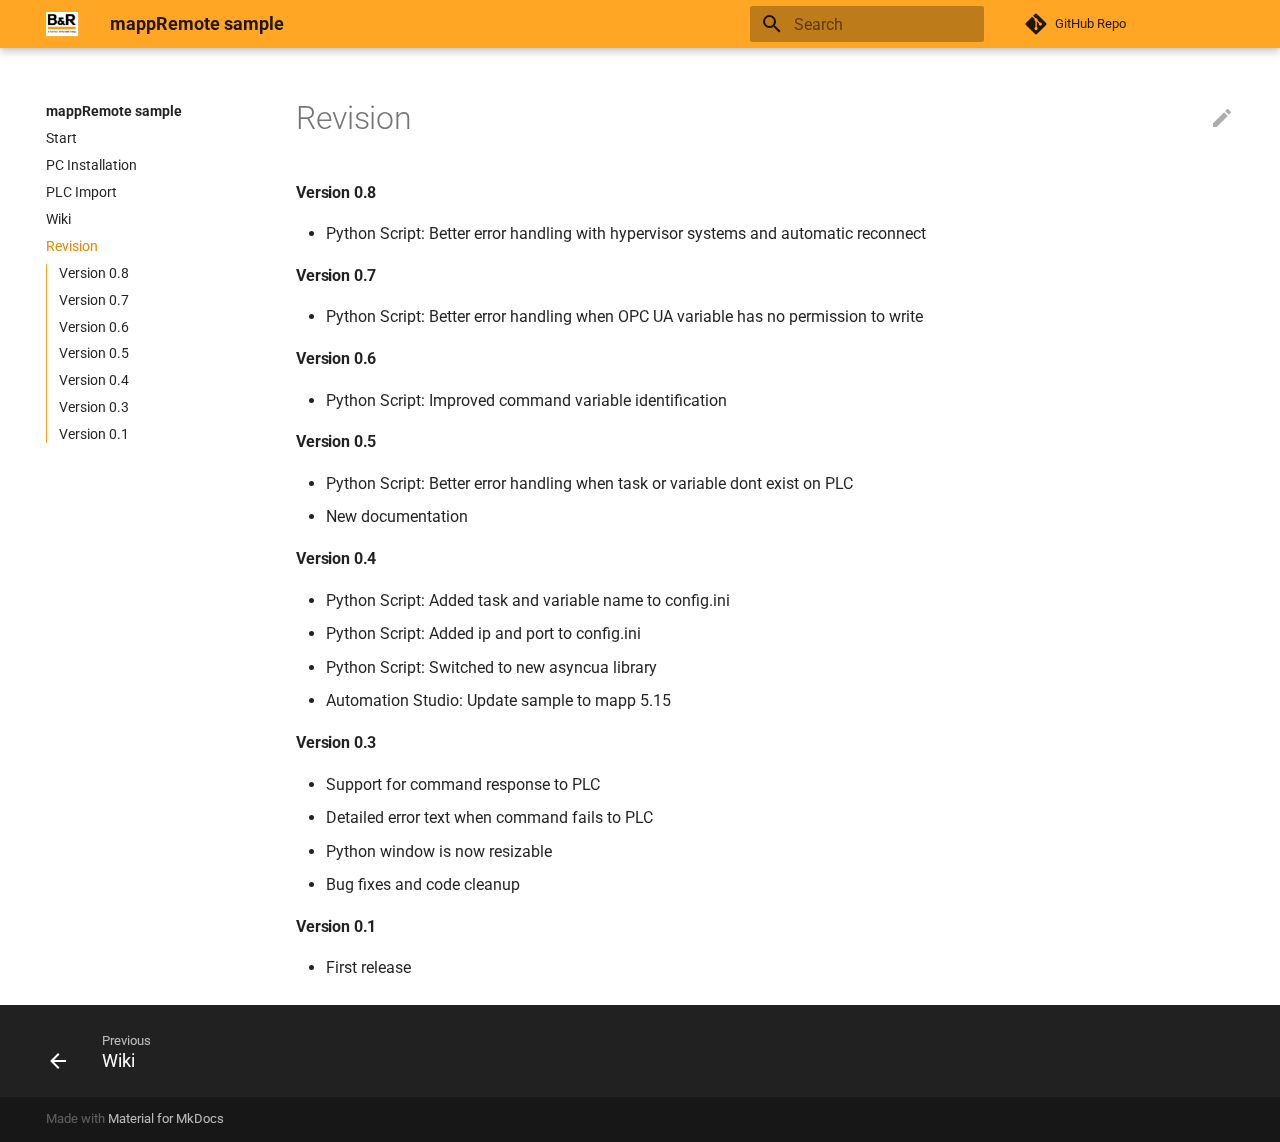
<file: revision.html>
<!doctype html>
<html lang="en" class="no-js">
  <head>
    
      <meta charset="utf-8">
      <meta name="viewport" content="width=device-width,initial-scale=1">
      
      
      
      <link rel="icon" href="assets/images/favicon.png">
      <meta name="generator" content="mkdocs-1.4.0, mkdocs-material-8.3.3">
    
    
      
        <title>Revision - mappRemote sample</title>
      
    
    
      <link rel="stylesheet" href="assets/stylesheets/main.4a0965b7.min.css">
      
        
        <link rel="stylesheet" href="assets/stylesheets/palette.cbb835fc.min.css">
        
          
          
          <meta name="theme-color" content="#ffa724">
        
      
      
    
    
    
      
        
        
        <link rel="preconnect" href="https://fonts.gstatic.com" crossorigin>
        <link rel="stylesheet" href="https://fonts.googleapis.com/css?family=Roboto:300,300i,400,400i,700,700i%7CRoboto+Mono:400,400i,700,700i&display=fallback">
        <style>:root{--md-text-font:"Roboto";--md-code-font:"Roboto Mono"}</style>
      
    
    
      <link rel="stylesheet" href="extra.css">
    
    <script>__md_scope=new URL(".",location),__md_get=(e,_=localStorage,t=__md_scope)=>JSON.parse(_.getItem(t.pathname+"."+e)),__md_set=(e,_,t=localStorage,a=__md_scope)=>{try{t.setItem(a.pathname+"."+e,JSON.stringify(_))}catch(e){}}</script>
    
      

    
    
  </head>
  
  
    
    
    
    
    
    <body dir="ltr" data-md-color-scheme="default" data-md-color-primary="orange" data-md-color-accent="orange">
  
    
    
    <input class="md-toggle" data-md-toggle="drawer" type="checkbox" id="__drawer" autocomplete="off">
    <input class="md-toggle" data-md-toggle="search" type="checkbox" id="__search" autocomplete="off">
    <label class="md-overlay" for="__drawer"></label>
    <div data-md-component="skip">
      
        
        <a href="#version-08" class="md-skip">
          Skip to content
        </a>
      
    </div>
    <div data-md-component="announce">
      
    </div>
    
    
      

<header class="md-header" data-md-component="header">
  <nav class="md-header__inner md-grid" aria-label="Header">
    <a href="index.html" title="mappRemote sample" class="md-header__button md-logo" aria-label="mappRemote sample" data-md-component="logo">
      
  <img src="images/bur.png" alt="logo">

    </a>
    <label class="md-header__button md-icon" for="__drawer">
      <svg xmlns="http://www.w3.org/2000/svg" viewBox="0 0 24 24"><path d="M3 6h18v2H3V6m0 5h18v2H3v-2m0 5h18v2H3v-2Z"/></svg>
    </label>
    <div class="md-header__title" data-md-component="header-title">
      <div class="md-header__ellipsis">
        <div class="md-header__topic">
          <span class="md-ellipsis">
            mappRemote sample
          </span>
        </div>
        <div class="md-header__topic" data-md-component="header-topic">
          <span class="md-ellipsis">
            
              Revision
            
          </span>
        </div>
      </div>
    </div>
    
    
    
      <label class="md-header__button md-icon" for="__search">
        <svg xmlns="http://www.w3.org/2000/svg" viewBox="0 0 24 24"><path d="M9.5 3A6.5 6.5 0 0 1 16 9.5c0 1.61-.59 3.09-1.56 4.23l.27.27h.79l5 5-1.5 1.5-5-5v-.79l-.27-.27A6.516 6.516 0 0 1 9.5 16 6.5 6.5 0 0 1 3 9.5 6.5 6.5 0 0 1 9.5 3m0 2C7 5 5 7 5 9.5S7 14 9.5 14 14 12 14 9.5 12 5 9.5 5Z"/></svg>
      </label>
      <div class="md-search" data-md-component="search" role="dialog">
  <label class="md-search__overlay" for="__search"></label>
  <div class="md-search__inner" role="search">
    <form class="md-search__form" name="search">
      <input type="text" class="md-search__input" name="query" aria-label="Search" placeholder="Search" autocapitalize="off" autocorrect="off" autocomplete="off" spellcheck="false" data-md-component="search-query" required>
      <label class="md-search__icon md-icon" for="__search">
        <svg xmlns="http://www.w3.org/2000/svg" viewBox="0 0 24 24"><path d="M9.5 3A6.5 6.5 0 0 1 16 9.5c0 1.61-.59 3.09-1.56 4.23l.27.27h.79l5 5-1.5 1.5-5-5v-.79l-.27-.27A6.516 6.516 0 0 1 9.5 16 6.5 6.5 0 0 1 3 9.5 6.5 6.5 0 0 1 9.5 3m0 2C7 5 5 7 5 9.5S7 14 9.5 14 14 12 14 9.5 12 5 9.5 5Z"/></svg>
        <svg xmlns="http://www.w3.org/2000/svg" viewBox="0 0 24 24"><path d="M20 11v2H8l5.5 5.5-1.42 1.42L4.16 12l7.92-7.92L13.5 5.5 8 11h12Z"/></svg>
      </label>
      <nav class="md-search__options" aria-label="Search">
        
        <button type="reset" class="md-search__icon md-icon" aria-label="Clear" tabindex="-1">
          <svg xmlns="http://www.w3.org/2000/svg" viewBox="0 0 24 24"><path d="M19 6.41 17.59 5 12 10.59 6.41 5 5 6.41 10.59 12 5 17.59 6.41 19 12 13.41 17.59 19 19 17.59 13.41 12 19 6.41Z"/></svg>
        </button>
      </nav>
      
    </form>
    <div class="md-search__output">
      <div class="md-search__scrollwrap" data-md-scrollfix>
        <div class="md-search-result" data-md-component="search-result">
          <div class="md-search-result__meta">
            Initializing search
          </div>
          <ol class="md-search-result__list"></ol>
        </div>
      </div>
    </div>
  </div>
</div>
    
    
      <div class="md-header__source">
        <a href="https://github.com/br-automation-com/mappRemoteShell" title="Go to repository" class="md-source" data-md-component="source">
  <div class="md-source__icon md-icon">
    
    <svg xmlns="http://www.w3.org/2000/svg" viewBox="0 0 448 512"><!--! Font Awesome Free 6.1.1 by @fontawesome - https://fontawesome.com License - https://fontawesome.com/license/free (Icons: CC BY 4.0, Fonts: SIL OFL 1.1, Code: MIT License) Copyright 2022 Fonticons, Inc.--><path d="M439.55 236.05 244 40.45a28.87 28.87 0 0 0-40.81 0l-40.66 40.63 51.52 51.52c27.06-9.14 52.68 16.77 43.39 43.68l49.66 49.66c34.23-11.8 61.18 31 35.47 56.69-26.49 26.49-70.21-2.87-56-37.34L240.22 199v121.85c25.3 12.54 22.26 41.85 9.08 55a34.34 34.34 0 0 1-48.55 0c-17.57-17.6-11.07-46.91 11.25-56v-123c-20.8-8.51-24.6-30.74-18.64-45L142.57 101 8.45 235.14a28.86 28.86 0 0 0 0 40.81l195.61 195.6a28.86 28.86 0 0 0 40.8 0l194.69-194.69a28.86 28.86 0 0 0 0-40.81z"/></svg>
  </div>
  <div class="md-source__repository">
    GitHub Repo
  </div>
</a>
      </div>
    
  </nav>
  
</header>
    
    <div class="md-container" data-md-component="container">
      
      
        
          
        
      
      <main class="md-main" data-md-component="main">
        <div class="md-main__inner md-grid">
          
            
              
              <div class="md-sidebar md-sidebar--primary" data-md-component="sidebar" data-md-type="navigation" >
                <div class="md-sidebar__scrollwrap">
                  <div class="md-sidebar__inner">
                    


  

<nav class="md-nav md-nav--primary md-nav--integrated" aria-label="Navigation" data-md-level="0">
  <label class="md-nav__title" for="__drawer">
    <a href="index.html" title="mappRemote sample" class="md-nav__button md-logo" aria-label="mappRemote sample" data-md-component="logo">
      
  <img src="images/bur.png" alt="logo">

    </a>
    mappRemote sample
  </label>
  
    <div class="md-nav__source">
      <a href="https://github.com/br-automation-com/mappRemoteShell" title="Go to repository" class="md-source" data-md-component="source">
  <div class="md-source__icon md-icon">
    
    <svg xmlns="http://www.w3.org/2000/svg" viewBox="0 0 448 512"><!--! Font Awesome Free 6.1.1 by @fontawesome - https://fontawesome.com License - https://fontawesome.com/license/free (Icons: CC BY 4.0, Fonts: SIL OFL 1.1, Code: MIT License) Copyright 2022 Fonticons, Inc.--><path d="M439.55 236.05 244 40.45a28.87 28.87 0 0 0-40.81 0l-40.66 40.63 51.52 51.52c27.06-9.14 52.68 16.77 43.39 43.68l49.66 49.66c34.23-11.8 61.18 31 35.47 56.69-26.49 26.49-70.21-2.87-56-37.34L240.22 199v121.85c25.3 12.54 22.26 41.85 9.08 55a34.34 34.34 0 0 1-48.55 0c-17.57-17.6-11.07-46.91 11.25-56v-123c-20.8-8.51-24.6-30.74-18.64-45L142.57 101 8.45 235.14a28.86 28.86 0 0 0 0 40.81l195.61 195.6a28.86 28.86 0 0 0 40.8 0l194.69-194.69a28.86 28.86 0 0 0 0-40.81z"/></svg>
  </div>
  <div class="md-source__repository">
    GitHub Repo
  </div>
</a>
    </div>
  
  <ul class="md-nav__list" data-md-scrollfix>
    
      
      
      

  
  
  
    <li class="md-nav__item">
      <a href="index.html" class="md-nav__link">
        Start
      </a>
    </li>
  

    
      
      
      

  
  
  
    <li class="md-nav__item">
      <a href="installation.html" class="md-nav__link">
        PC Installation
      </a>
    </li>
  

    
      
      
      

  
  
  
    <li class="md-nav__item">
      <a href="import.html" class="md-nav__link">
        PLC Import
      </a>
    </li>
  

    
      
      
      

  
  
  
    <li class="md-nav__item">
      <a href="wiki.html" class="md-nav__link">
        Wiki
      </a>
    </li>
  

    
      
      
      

  
  
    
  
  
    <li class="md-nav__item md-nav__item--active">
      
      <input class="md-nav__toggle md-toggle" data-md-toggle="toc" type="checkbox" id="__toc">
      
      
      
        <label class="md-nav__link md-nav__link--active" for="__toc">
          Revision
          <span class="md-nav__icon md-icon"></span>
        </label>
      
      <a href="revision.html" class="md-nav__link md-nav__link--active">
        Revision
      </a>
      
        

<nav class="md-nav md-nav--secondary" aria-label="Table of contents">
  
  
  
  
    <label class="md-nav__title" for="__toc">
      <span class="md-nav__icon md-icon"></span>
      Table of contents
    </label>
    <ul class="md-nav__list" data-md-component="toc" data-md-scrollfix>
      
        <li class="md-nav__item">
  <a href="#version-08" class="md-nav__link">
    Version 0.8
  </a>
  
</li>
      
        <li class="md-nav__item">
  <a href="#version-07" class="md-nav__link">
    Version 0.7
  </a>
  
</li>
      
        <li class="md-nav__item">
  <a href="#version-06" class="md-nav__link">
    Version 0.6
  </a>
  
</li>
      
        <li class="md-nav__item">
  <a href="#version-05" class="md-nav__link">
    Version 0.5
  </a>
  
</li>
      
        <li class="md-nav__item">
  <a href="#version-04" class="md-nav__link">
    Version 0.4
  </a>
  
</li>
      
        <li class="md-nav__item">
  <a href="#version-03" class="md-nav__link">
    Version 0.3
  </a>
  
</li>
      
        <li class="md-nav__item">
  <a href="#version-01" class="md-nav__link">
    Version 0.1
  </a>
  
</li>
      
    </ul>
  
</nav>
      
    </li>
  

    
  </ul>
</nav>
                  </div>
                </div>
              </div>
            
            
          
          <div class="md-content" data-md-component="content">
            <article class="md-content__inner md-typeset">
              
                
  <a href="https://github.com/br-automation-com/mappRemoteShell/edit/master/docs/revision.md" title="Edit this page" class="md-content__button md-icon">
    <svg xmlns="http://www.w3.org/2000/svg" viewBox="0 0 24 24"><path d="M20.71 7.04c.39-.39.39-1.04 0-1.41l-2.34-2.34c-.37-.39-1.02-.39-1.41 0l-1.84 1.83 3.75 3.75M3 17.25V21h3.75L17.81 9.93l-3.75-3.75L3 17.25Z"/></svg>
  </a>



  <h1>Revision</h1>

<h4 id="version-08">Version 0.8</h4>
<ul>
<li>Python Script: Better error handling with hypervisor systems and automatic reconnect</li>
</ul>
<h4 id="version-07">Version 0.7</h4>
<ul>
<li>Python Script: Better error handling when OPC UA variable has no permission to write</li>
</ul>
<h4 id="version-06">Version 0.6</h4>
<ul>
<li>Python Script: Improved command variable identification</li>
</ul>
<h4 id="version-05">Version 0.5</h4>
<ul>
<li>Python Script: Better error handling when task or variable dont exist on PLC</li>
<li>New documentation</li>
</ul>
<h4 id="version-04">Version 0.4</h4>
<ul>
<li>Python Script: Added task and variable name to config.ini</li>
<li>Python Script: Added ip and port to config.ini</li>
<li>Python Script: Switched to new asyncua library</li>
<li>Automation Studio: Update sample to mapp 5.15</li>
</ul>
<h4 id="version-03">Version 0.3</h4>
<ul>
<li>Support for command response to PLC</li>
<li>Detailed error text when command fails to PLC</li>
<li>Python window is now resizable</li>
<li>Bug fixes and code cleanup</li>
</ul>
<h4 id="version-01">Version 0.1</h4>
<ul>
<li>First release</li>
</ul>

              
            </article>
            
          </div>
        </div>
        
      </main>
      
        <footer class="md-footer">
  
    
    <nav class="md-footer__inner md-grid" aria-label="Footer" >
      
        
        <a href="wiki.html" class="md-footer__link md-footer__link--prev" aria-label="Previous: Wiki" rel="prev">
          <div class="md-footer__button md-icon">
            <svg xmlns="http://www.w3.org/2000/svg" viewBox="0 0 24 24"><path d="M20 11v2H8l5.5 5.5-1.42 1.42L4.16 12l7.92-7.92L13.5 5.5 8 11h12Z"/></svg>
          </div>
          <div class="md-footer__title">
            <div class="md-ellipsis">
              <span class="md-footer__direction">
                Previous
              </span>
              Wiki
            </div>
          </div>
        </a>
      
      
    </nav>
  
  <div class="md-footer-meta md-typeset">
    <div class="md-footer-meta__inner md-grid">
      <div class="md-copyright">
  
  
    Made with
    <a href="https://squidfunk.github.io/mkdocs-material/" target="_blank" rel="noopener">
      Material for MkDocs
    </a>
  
</div>
      
    </div>
  </div>
</footer>
      
    </div>
    <div class="md-dialog" data-md-component="dialog">
      <div class="md-dialog__inner md-typeset"></div>
    </div>
    <script id="__config" type="application/json">{"base": ".", "features": "toc.integrate", "search": "assets/javascripts/workers/search.b028fd86.min.js", "translations": {"clipboard.copied": "Copied to clipboard", "clipboard.copy": "Copy to clipboard", "search.config.lang": "en", "search.config.pipeline": "trimmer, stopWordFilter", "search.config.separator": "[\\s\\-]+", "search.placeholder": "Search", "search.result.more.one": "1 more on this page", "search.result.more.other": "# more on this page", "search.result.none": "No matching documents", "search.result.one": "1 matching document", "search.result.other": "# matching documents", "search.result.placeholder": "Type to start searching", "search.result.term.missing": "Missing", "select.version.title": "Select version"}}</script>
    
    
      <script src="assets/javascripts/bundle.f758a944.min.js"></script>
      
    
  </body>
</html>
</file>
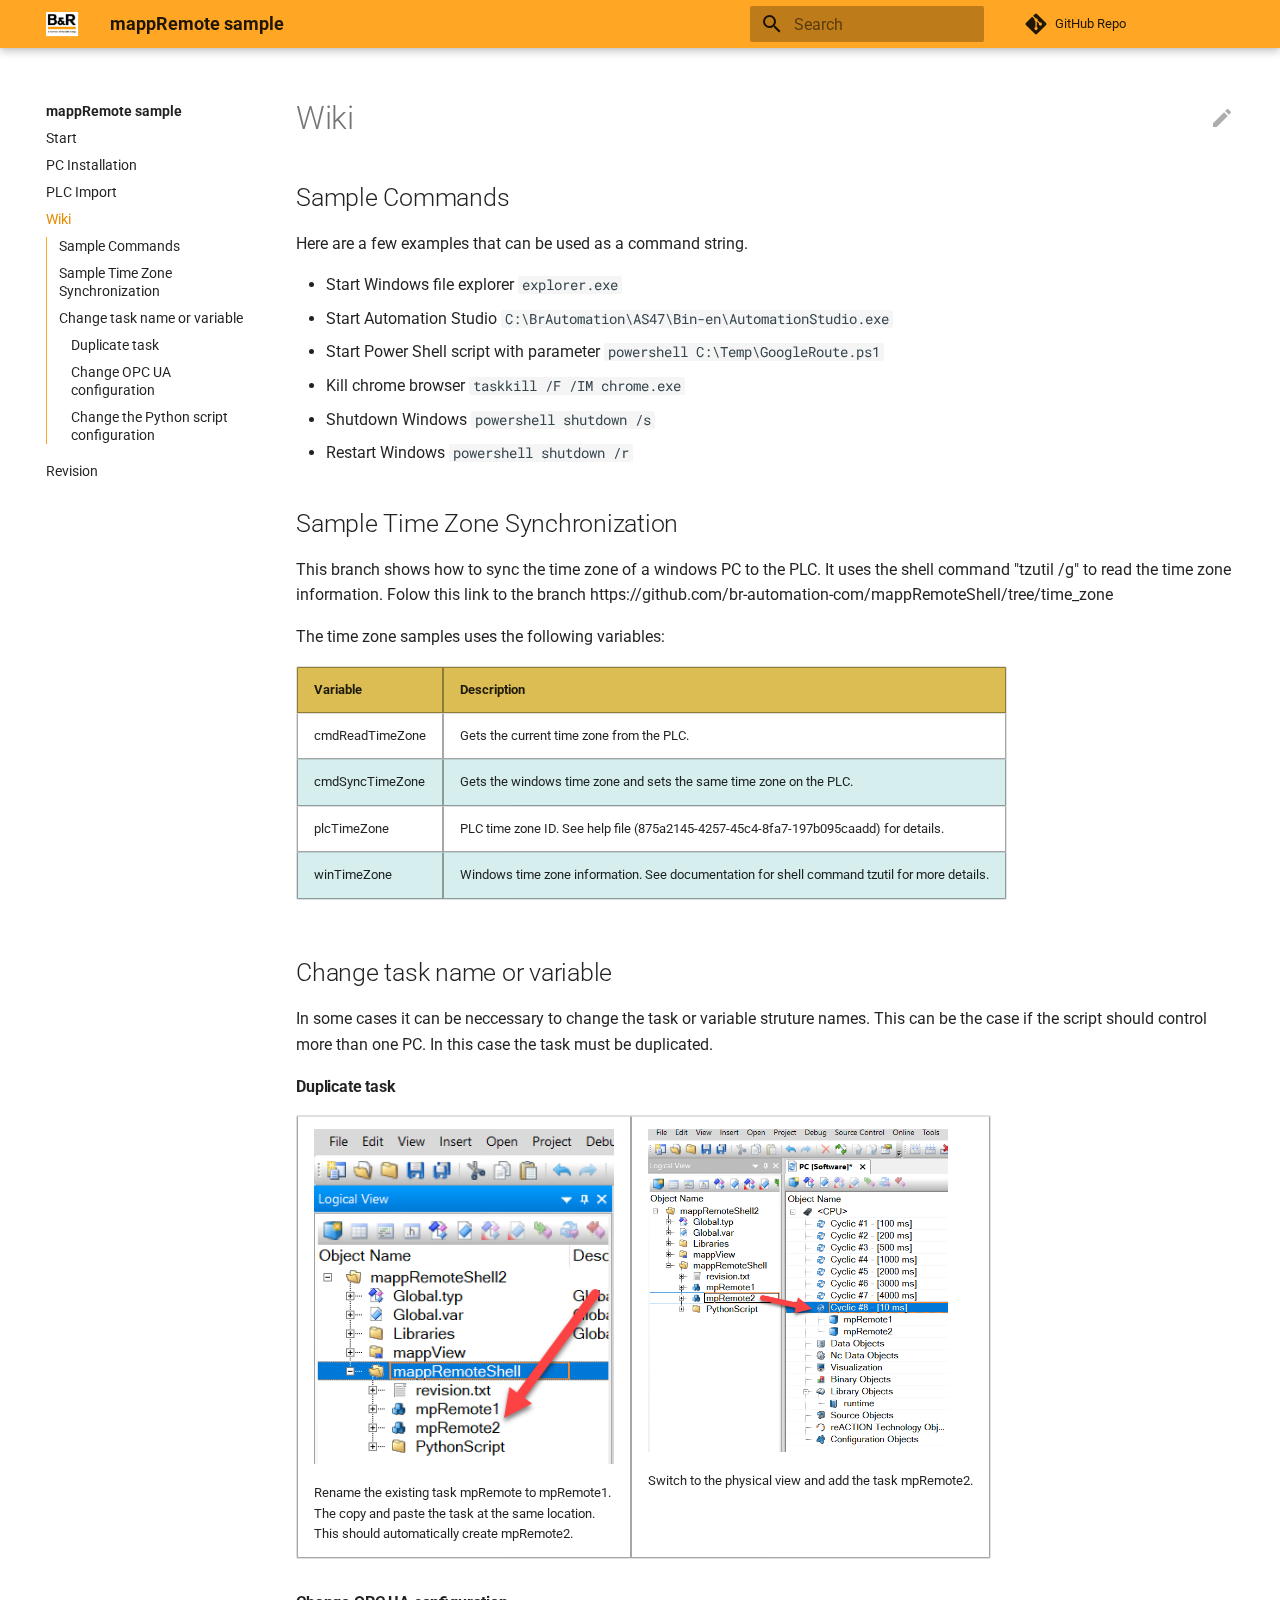
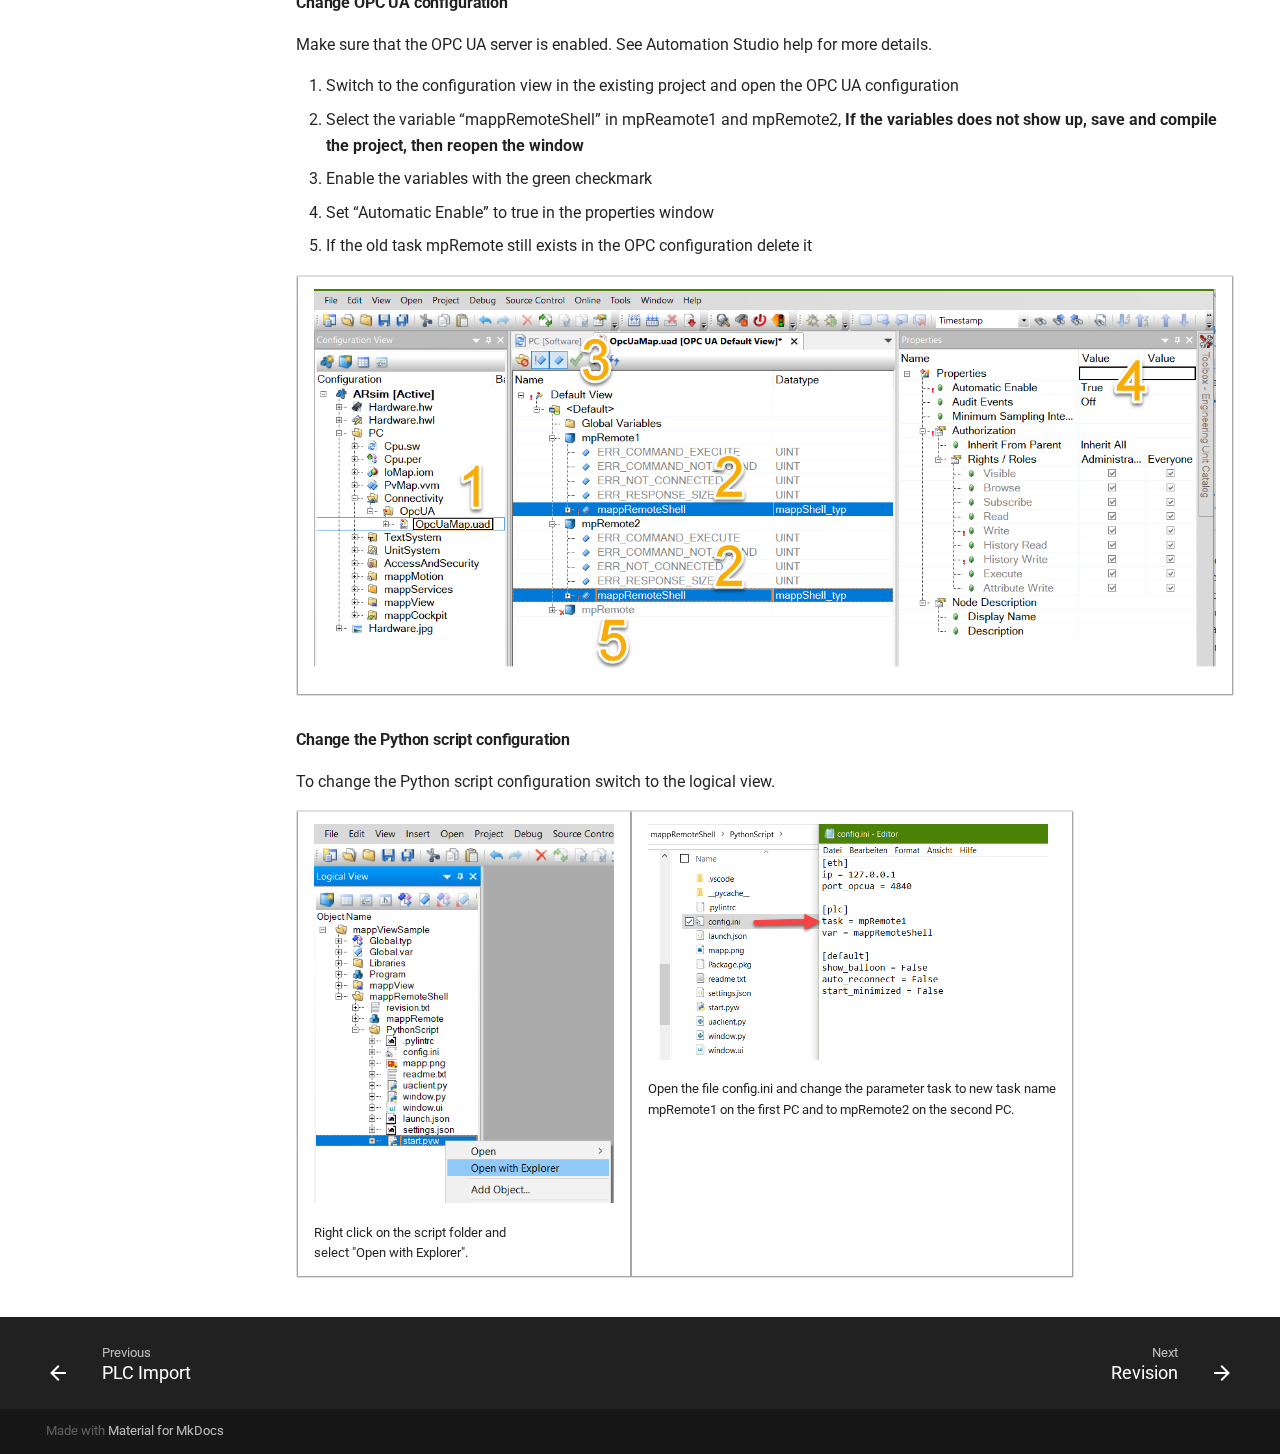
<file: wiki.html>
<!doctype html>
<html lang="en" class="no-js">
  <head>
    
      <meta charset="utf-8">
      <meta name="viewport" content="width=device-width,initial-scale=1">
      
      
      
      <link rel="icon" href="assets/images/favicon.png">
      <meta name="generator" content="mkdocs-1.4.0, mkdocs-material-8.3.3">
    
    
      
        <title>Wiki - mappRemote sample</title>
      
    
    
      <link rel="stylesheet" href="assets/stylesheets/main.4a0965b7.min.css">
      
        
        <link rel="stylesheet" href="assets/stylesheets/palette.cbb835fc.min.css">
        
          
          
          <meta name="theme-color" content="#ffa724">
        
      
      
    
    
    
      
        
        
        <link rel="preconnect" href="https://fonts.gstatic.com" crossorigin>
        <link rel="stylesheet" href="https://fonts.googleapis.com/css?family=Roboto:300,300i,400,400i,700,700i%7CRoboto+Mono:400,400i,700,700i&display=fallback">
        <style>:root{--md-text-font:"Roboto";--md-code-font:"Roboto Mono"}</style>
      
    
    
      <link rel="stylesheet" href="extra.css">
    
    <script>__md_scope=new URL(".",location),__md_get=(e,_=localStorage,t=__md_scope)=>JSON.parse(_.getItem(t.pathname+"."+e)),__md_set=(e,_,t=localStorage,a=__md_scope)=>{try{t.setItem(a.pathname+"."+e,JSON.stringify(_))}catch(e){}}</script>
    
      

    
    
  </head>
  
  
    
    
    
    
    
    <body dir="ltr" data-md-color-scheme="default" data-md-color-primary="orange" data-md-color-accent="orange">
  
    
    
    <input class="md-toggle" data-md-toggle="drawer" type="checkbox" id="__drawer" autocomplete="off">
    <input class="md-toggle" data-md-toggle="search" type="checkbox" id="__search" autocomplete="off">
    <label class="md-overlay" for="__drawer"></label>
    <div data-md-component="skip">
      
        
        <a href="#sample-commands" class="md-skip">
          Skip to content
        </a>
      
    </div>
    <div data-md-component="announce">
      
    </div>
    
    
      

<header class="md-header" data-md-component="header">
  <nav class="md-header__inner md-grid" aria-label="Header">
    <a href="index.html" title="mappRemote sample" class="md-header__button md-logo" aria-label="mappRemote sample" data-md-component="logo">
      
  <img src="images/bur.png" alt="logo">

    </a>
    <label class="md-header__button md-icon" for="__drawer">
      <svg xmlns="http://www.w3.org/2000/svg" viewBox="0 0 24 24"><path d="M3 6h18v2H3V6m0 5h18v2H3v-2m0 5h18v2H3v-2Z"/></svg>
    </label>
    <div class="md-header__title" data-md-component="header-title">
      <div class="md-header__ellipsis">
        <div class="md-header__topic">
          <span class="md-ellipsis">
            mappRemote sample
          </span>
        </div>
        <div class="md-header__topic" data-md-component="header-topic">
          <span class="md-ellipsis">
            
              Wiki
            
          </span>
        </div>
      </div>
    </div>
    
    
    
      <label class="md-header__button md-icon" for="__search">
        <svg xmlns="http://www.w3.org/2000/svg" viewBox="0 0 24 24"><path d="M9.5 3A6.5 6.5 0 0 1 16 9.5c0 1.61-.59 3.09-1.56 4.23l.27.27h.79l5 5-1.5 1.5-5-5v-.79l-.27-.27A6.516 6.516 0 0 1 9.5 16 6.5 6.5 0 0 1 3 9.5 6.5 6.5 0 0 1 9.5 3m0 2C7 5 5 7 5 9.5S7 14 9.5 14 14 12 14 9.5 12 5 9.5 5Z"/></svg>
      </label>
      <div class="md-search" data-md-component="search" role="dialog">
  <label class="md-search__overlay" for="__search"></label>
  <div class="md-search__inner" role="search">
    <form class="md-search__form" name="search">
      <input type="text" class="md-search__input" name="query" aria-label="Search" placeholder="Search" autocapitalize="off" autocorrect="off" autocomplete="off" spellcheck="false" data-md-component="search-query" required>
      <label class="md-search__icon md-icon" for="__search">
        <svg xmlns="http://www.w3.org/2000/svg" viewBox="0 0 24 24"><path d="M9.5 3A6.5 6.5 0 0 1 16 9.5c0 1.61-.59 3.09-1.56 4.23l.27.27h.79l5 5-1.5 1.5-5-5v-.79l-.27-.27A6.516 6.516 0 0 1 9.5 16 6.5 6.5 0 0 1 3 9.5 6.5 6.5 0 0 1 9.5 3m0 2C7 5 5 7 5 9.5S7 14 9.5 14 14 12 14 9.5 12 5 9.5 5Z"/></svg>
        <svg xmlns="http://www.w3.org/2000/svg" viewBox="0 0 24 24"><path d="M20 11v2H8l5.5 5.5-1.42 1.42L4.16 12l7.92-7.92L13.5 5.5 8 11h12Z"/></svg>
      </label>
      <nav class="md-search__options" aria-label="Search">
        
        <button type="reset" class="md-search__icon md-icon" aria-label="Clear" tabindex="-1">
          <svg xmlns="http://www.w3.org/2000/svg" viewBox="0 0 24 24"><path d="M19 6.41 17.59 5 12 10.59 6.41 5 5 6.41 10.59 12 5 17.59 6.41 19 12 13.41 17.59 19 19 17.59 13.41 12 19 6.41Z"/></svg>
        </button>
      </nav>
      
    </form>
    <div class="md-search__output">
      <div class="md-search__scrollwrap" data-md-scrollfix>
        <div class="md-search-result" data-md-component="search-result">
          <div class="md-search-result__meta">
            Initializing search
          </div>
          <ol class="md-search-result__list"></ol>
        </div>
      </div>
    </div>
  </div>
</div>
    
    
      <div class="md-header__source">
        <a href="https://github.com/br-automation-com/mappRemoteShell" title="Go to repository" class="md-source" data-md-component="source">
  <div class="md-source__icon md-icon">
    
    <svg xmlns="http://www.w3.org/2000/svg" viewBox="0 0 448 512"><!--! Font Awesome Free 6.1.1 by @fontawesome - https://fontawesome.com License - https://fontawesome.com/license/free (Icons: CC BY 4.0, Fonts: SIL OFL 1.1, Code: MIT License) Copyright 2022 Fonticons, Inc.--><path d="M439.55 236.05 244 40.45a28.87 28.87 0 0 0-40.81 0l-40.66 40.63 51.52 51.52c27.06-9.14 52.68 16.77 43.39 43.68l49.66 49.66c34.23-11.8 61.18 31 35.47 56.69-26.49 26.49-70.21-2.87-56-37.34L240.22 199v121.85c25.3 12.54 22.26 41.85 9.08 55a34.34 34.34 0 0 1-48.55 0c-17.57-17.6-11.07-46.91 11.25-56v-123c-20.8-8.51-24.6-30.74-18.64-45L142.57 101 8.45 235.14a28.86 28.86 0 0 0 0 40.81l195.61 195.6a28.86 28.86 0 0 0 40.8 0l194.69-194.69a28.86 28.86 0 0 0 0-40.81z"/></svg>
  </div>
  <div class="md-source__repository">
    GitHub Repo
  </div>
</a>
      </div>
    
  </nav>
  
</header>
    
    <div class="md-container" data-md-component="container">
      
      
        
          
        
      
      <main class="md-main" data-md-component="main">
        <div class="md-main__inner md-grid">
          
            
              
              <div class="md-sidebar md-sidebar--primary" data-md-component="sidebar" data-md-type="navigation" >
                <div class="md-sidebar__scrollwrap">
                  <div class="md-sidebar__inner">
                    


  

<nav class="md-nav md-nav--primary md-nav--integrated" aria-label="Navigation" data-md-level="0">
  <label class="md-nav__title" for="__drawer">
    <a href="index.html" title="mappRemote sample" class="md-nav__button md-logo" aria-label="mappRemote sample" data-md-component="logo">
      
  <img src="images/bur.png" alt="logo">

    </a>
    mappRemote sample
  </label>
  
    <div class="md-nav__source">
      <a href="https://github.com/br-automation-com/mappRemoteShell" title="Go to repository" class="md-source" data-md-component="source">
  <div class="md-source__icon md-icon">
    
    <svg xmlns="http://www.w3.org/2000/svg" viewBox="0 0 448 512"><!--! Font Awesome Free 6.1.1 by @fontawesome - https://fontawesome.com License - https://fontawesome.com/license/free (Icons: CC BY 4.0, Fonts: SIL OFL 1.1, Code: MIT License) Copyright 2022 Fonticons, Inc.--><path d="M439.55 236.05 244 40.45a28.87 28.87 0 0 0-40.81 0l-40.66 40.63 51.52 51.52c27.06-9.14 52.68 16.77 43.39 43.68l49.66 49.66c34.23-11.8 61.18 31 35.47 56.69-26.49 26.49-70.21-2.87-56-37.34L240.22 199v121.85c25.3 12.54 22.26 41.85 9.08 55a34.34 34.34 0 0 1-48.55 0c-17.57-17.6-11.07-46.91 11.25-56v-123c-20.8-8.51-24.6-30.74-18.64-45L142.57 101 8.45 235.14a28.86 28.86 0 0 0 0 40.81l195.61 195.6a28.86 28.86 0 0 0 40.8 0l194.69-194.69a28.86 28.86 0 0 0 0-40.81z"/></svg>
  </div>
  <div class="md-source__repository">
    GitHub Repo
  </div>
</a>
    </div>
  
  <ul class="md-nav__list" data-md-scrollfix>
    
      
      
      

  
  
  
    <li class="md-nav__item">
      <a href="index.html" class="md-nav__link">
        Start
      </a>
    </li>
  

    
      
      
      

  
  
  
    <li class="md-nav__item">
      <a href="installation.html" class="md-nav__link">
        PC Installation
      </a>
    </li>
  

    
      
      
      

  
  
  
    <li class="md-nav__item">
      <a href="import.html" class="md-nav__link">
        PLC Import
      </a>
    </li>
  

    
      
      
      

  
  
    
  
  
    <li class="md-nav__item md-nav__item--active">
      
      <input class="md-nav__toggle md-toggle" data-md-toggle="toc" type="checkbox" id="__toc">
      
      
      
        <label class="md-nav__link md-nav__link--active" for="__toc">
          Wiki
          <span class="md-nav__icon md-icon"></span>
        </label>
      
      <a href="wiki.html" class="md-nav__link md-nav__link--active">
        Wiki
      </a>
      
        

<nav class="md-nav md-nav--secondary" aria-label="Table of contents">
  
  
  
  
    <label class="md-nav__title" for="__toc">
      <span class="md-nav__icon md-icon"></span>
      Table of contents
    </label>
    <ul class="md-nav__list" data-md-component="toc" data-md-scrollfix>
      
        <li class="md-nav__item">
  <a href="#sample-commands" class="md-nav__link">
    Sample Commands
  </a>
  
</li>
      
        <li class="md-nav__item">
  <a href="#sample-time-zone-synchronization" class="md-nav__link">
    Sample Time Zone Synchronization
  </a>
  
</li>
      
        <li class="md-nav__item">
  <a href="#change-task-name-or-variable" class="md-nav__link">
    Change task name or variable
  </a>
  
    <nav class="md-nav" aria-label="Change task name or variable">
      <ul class="md-nav__list">
        
          <li class="md-nav__item">
  <a href="#duplicate-task" class="md-nav__link">
    Duplicate task
  </a>
  
</li>
        
          <li class="md-nav__item">
  <a href="#change-opc-ua-configuration" class="md-nav__link">
    Change OPC UA configuration
  </a>
  
</li>
        
          <li class="md-nav__item">
  <a href="#change-the-python-script-configuration" class="md-nav__link">
    Change the Python script configuration
  </a>
  
</li>
        
      </ul>
    </nav>
  
</li>
      
    </ul>
  
</nav>
      
    </li>
  

    
      
      
      

  
  
  
    <li class="md-nav__item">
      <a href="revision.html" class="md-nav__link">
        Revision
      </a>
    </li>
  

    
  </ul>
</nav>
                  </div>
                </div>
              </div>
            
            
          
          <div class="md-content" data-md-component="content">
            <article class="md-content__inner md-typeset">
              
                
  <a href="https://github.com/br-automation-com/mappRemoteShell/edit/master/docs/wiki.md" title="Edit this page" class="md-content__button md-icon">
    <svg xmlns="http://www.w3.org/2000/svg" viewBox="0 0 24 24"><path d="M20.71 7.04c.39-.39.39-1.04 0-1.41l-2.34-2.34c-.37-.39-1.02-.39-1.41 0l-1.84 1.83 3.75 3.75M3 17.25V21h3.75L17.81 9.93l-3.75-3.75L3 17.25Z"/></svg>
  </a>



  <h1>Wiki</h1>

<h2 id="sample-commands">Sample Commands</h2>
<p>Here are a few examples that can be used as a command string.</p>
<ul>
<li>Start Windows file explorer <code>explorer.exe</code></li>
<li>Start Automation Studio <code>C:\BrAutomation\AS47\Bin-en\AutomationStudio.exe</code></li>
<li>Start Power Shell script with parameter <code>powershell C:\Temp\GoogleRoute.ps1</code> </li>
<li>Kill chrome browser <code>taskkill /F /IM chrome.exe</code></li>
<li>Shutdown Windows <code>powershell shutdown /s</code> </li>
<li>Restart Windows <code>powershell shutdown /r</code> </li>
</ul>
<h2 id="sample-time-zone-synchronization">Sample Time Zone Synchronization</h2>
<p>This branch shows how to sync the time zone of a windows PC to the PLC. It uses the shell command "tzutil /g" to read the time zone information. Folow this link to the branch
https://github.com/br-automation-com/mappRemoteShell/tree/time_zone</p>
<p>The time zone samples uses the following variables:</p>
<table>
<thead>
<tr>
<th>Variable</th>
<th>Description</th>
</tr>
</thead>
<tbody>
<tr>
<td>cmdReadTimeZone</td>
<td>Gets the current time zone from the PLC.</td>
</tr>
<tr>
<td>cmdSyncTimeZone</td>
<td>Gets the windows time zone and sets the same time zone on the PLC.</td>
</tr>
<tr>
<td>plcTimeZone</td>
<td>PLC time zone ID. See help file (875a2145-4257-45c4-8fa7-197b095caadd) for details.</td>
</tr>
<tr>
<td>winTimeZone</td>
<td>Windows time zone information. See documentation for shell command tzutil for more details.</td>
</tr>
</tbody>
</table>
<h2 id="change-task-name-or-variable">Change task name or variable</h2>
<p>In some cases it can be neccessary to change the task or variable struture names. This can be the case if the script should control more than one PC. In this case the task must be duplicated.</p>
<h4 id="duplicate-task">Duplicate task</h4>
<table>
    <tr>
        <td>
            <img src='./images/wiki1.png' width=300><p align="left">
            Rename the existing task mpRemote to mpRemote1.<br>The copy and paste the task at the same location.<br>This should automatically create mpRemote2.
        </td>
        <td>
            <img src='./images/wiki2.png' width=300><p align="left">
            Switch to the physical view and add the task mpRemote2.
        </td>
    </tr>
</table>

<h4 id="change-opc-ua-configuration">Change OPC UA configuration</h4>
<p>Make sure that the OPC UA server is enabled. See Automation Studio help for more details.</p>
<ol>
<li>Switch to the configuration view in the existing project and open the OPC UA configuration</li>
<li>
<p>Select the variable “mappRemoteShell” in mpReamote1 and mpRemote2, <strong>If the variables does not show up, save and compile the project, then reopen the window</strong></p>
</li>
<li>
<p>Enable the variables with the green checkmark</p>
</li>
<li>Set “Automatic Enable” to true in the properties window</li>
<li>If the old task mpRemote still exists in the OPC configuration delete it</li>
</ol>
<table>
    <tr>
        <td>
            <img src='./images/wiki3.png' <p align="left">
        </td>
    </tr>
</table>

<h4 id="change-the-python-script-configuration">Change the Python script configuration</h4>
<p>To change the Python script configuration switch to the logical view.</p>
<table>
    <tr>
        <td>
            <img src='./images/import5.png' width=300><p align="left">
            Right click on the script folder and<br>select "Open with Explorer".
        </td>
        <td>
            <img src='./images/wiki4.png' width=400><p align="left">
            Open the file config.ini and change the parameter task to new task name <br>mpRemote1 on the first PC and to mpRemote2 on the second PC.
        </td>
    </tr>
</table>

              
            </article>
            
          </div>
        </div>
        
      </main>
      
        <footer class="md-footer">
  
    
    <nav class="md-footer__inner md-grid" aria-label="Footer" >
      
        
        <a href="import.html" class="md-footer__link md-footer__link--prev" aria-label="Previous: PLC Import" rel="prev">
          <div class="md-footer__button md-icon">
            <svg xmlns="http://www.w3.org/2000/svg" viewBox="0 0 24 24"><path d="M20 11v2H8l5.5 5.5-1.42 1.42L4.16 12l7.92-7.92L13.5 5.5 8 11h12Z"/></svg>
          </div>
          <div class="md-footer__title">
            <div class="md-ellipsis">
              <span class="md-footer__direction">
                Previous
              </span>
              PLC Import
            </div>
          </div>
        </a>
      
      
        
        <a href="revision.html" class="md-footer__link md-footer__link--next" aria-label="Next: Revision" rel="next">
          <div class="md-footer__title">
            <div class="md-ellipsis">
              <span class="md-footer__direction">
                Next
              </span>
              Revision
            </div>
          </div>
          <div class="md-footer__button md-icon">
            <svg xmlns="http://www.w3.org/2000/svg" viewBox="0 0 24 24"><path d="M4 11v2h12l-5.5 5.5 1.42 1.42L19.84 12l-7.92-7.92L10.5 5.5 16 11H4Z"/></svg>
          </div>
        </a>
      
    </nav>
  
  <div class="md-footer-meta md-typeset">
    <div class="md-footer-meta__inner md-grid">
      <div class="md-copyright">
  
  
    Made with
    <a href="https://squidfunk.github.io/mkdocs-material/" target="_blank" rel="noopener">
      Material for MkDocs
    </a>
  
</div>
      
    </div>
  </div>
</footer>
      
    </div>
    <div class="md-dialog" data-md-component="dialog">
      <div class="md-dialog__inner md-typeset"></div>
    </div>
    <script id="__config" type="application/json">{"base": ".", "features": "toc.integrate", "search": "assets/javascripts/workers/search.b028fd86.min.js", "translations": {"clipboard.copied": "Copied to clipboard", "clipboard.copy": "Copy to clipboard", "search.config.lang": "en", "search.config.pipeline": "trimmer, stopWordFilter", "search.config.separator": "[\\s\\-]+", "search.placeholder": "Search", "search.result.more.one": "1 more on this page", "search.result.more.other": "# more on this page", "search.result.none": "No matching documents", "search.result.one": "1 matching document", "search.result.other": "# matching documents", "search.result.placeholder": "Type to start searching", "search.result.term.missing": "Missing", "select.version.title": "Select version"}}</script>
    
    
      <script src="assets/javascripts/bundle.f758a944.min.js"></script>
      
    
  </body>
</html>
</file>
<file: extra.css>
/* --------------------------------------------------------------- */
/* Table styling                                                   */
/* --------------------------------------------------------------- */

/* Make borders solid */
table,
th ,
td {
    border: 1px solid rgba(0, 0, 0, 0.35);
}

/* Make table headers orange */
table,
th {
    background-color: #dbbd53;
}

/* Alternate colors between rows */
tr:nth-child(even) {
    background-color: #D6EEEE;
}
</file>
<file: assets/stylesheets/main.4a0965b7.min.css>
@charset "UTF-8";html{-webkit-text-size-adjust:none;-moz-text-size-adjust:none;-ms-text-size-adjust:none;text-size-adjust:none;box-sizing:border-box}*,:after,:before{box-sizing:inherit}@media (prefers-reduced-motion){*,:after,:before{transition:none!important}}body{margin:0}a,button,input,label{-webkit-tap-highlight-color:transparent}a{color:inherit;text-decoration:none}hr{border:0;box-sizing:initial;display:block;height:.05rem;overflow:visible;padding:0}small{font-size:80%}sub,sup{line-height:1em}img{border-style:none}table{border-collapse:initial;border-spacing:0}td,th{font-weight:400;vertical-align:top}button{background:transparent;border:0;font-family:inherit;font-size:inherit;margin:0;padding:0}input{border:0;outline:none}:root,[data-md-color-scheme=default]{--md-default-fg-color:rgba(0,0,0,.87);--md-default-fg-color--light:rgba(0,0,0,.54);--md-default-fg-color--lighter:rgba(0,0,0,.32);--md-default-fg-color--lightest:rgba(0,0,0,.07);--md-default-bg-color:#fff;--md-default-bg-color--light:hsla(0,0%,100%,.7);--md-default-bg-color--lighter:hsla(0,0%,100%,.3);--md-default-bg-color--lightest:hsla(0,0%,100%,.12);--md-primary-fg-color:#4051b5;--md-primary-fg-color--light:#5d6cc0;--md-primary-fg-color--dark:#303fa1;--md-primary-bg-color:#fff;--md-primary-bg-color--light:hsla(0,0%,100%,.7);--md-accent-fg-color:#526cfe;--md-accent-fg-color--transparent:rgba(82,108,254,.1);--md-accent-bg-color:#fff;--md-accent-bg-color--light:hsla(0,0%,100%,.7);--md-code-fg-color:#36464e;--md-code-bg-color:#f5f5f5;--md-code-hl-color:rgba(255,255,0,.5);--md-code-hl-number-color:#d52a2a;--md-code-hl-special-color:#db1457;--md-code-hl-function-color:#a846b9;--md-code-hl-constant-color:#6e59d9;--md-code-hl-keyword-color:#3f6ec6;--md-code-hl-string-color:#1c7d4d;--md-code-hl-name-color:var(--md-code-fg-color);--md-code-hl-operator-color:var(--md-default-fg-color--light);--md-code-hl-punctuation-color:var(--md-default-fg-color--light);--md-code-hl-comment-color:var(--md-default-fg-color--light);--md-code-hl-generic-color:var(--md-default-fg-color--light);--md-code-hl-variable-color:var(--md-default-fg-color--light);--md-typeset-color:var(--md-default-fg-color);--md-typeset-a-color:var(--md-primary-fg-color);--md-typeset-mark-color:rgba(255,255,0,.5);--md-typeset-del-color:rgba(245,80,61,.15);--md-typeset-ins-color:rgba(11,213,112,.15);--md-typeset-kbd-color:#fafafa;--md-typeset-kbd-accent-color:#fff;--md-typeset-kbd-border-color:#b8b8b8;--md-typeset-table-color:rgba(0,0,0,.12);--md-admonition-fg-color:var(--md-default-fg-color);--md-admonition-bg-color:var(--md-default-bg-color);--md-footer-fg-color:#fff;--md-footer-fg-color--light:hsla(0,0%,100%,.7);--md-footer-fg-color--lighter:hsla(0,0%,100%,.3);--md-footer-bg-color:rgba(0,0,0,.87);--md-footer-bg-color--dark:rgba(0,0,0,.32);--md-shadow-z1:0 0.2rem 0.5rem rgba(0,0,0,.05),0 0 0.05rem rgba(0,0,0,.1);--md-shadow-z2:0 0.2rem 0.5rem rgba(0,0,0,.1),0 0 0.05rem rgba(0,0,0,.25);--md-shadow-z3:0 0.2rem 0.5rem rgba(0,0,0,.2),0 0 0.05rem rgba(0,0,0,.35)}.md-icon svg{fill:currentcolor;display:block;height:1.2rem;width:1.2rem}body{-webkit-font-smoothing:antialiased;-moz-osx-font-smoothing:grayscale;--md-text-font-family:var(--md-text-font,_),-apple-system,BlinkMacSystemFont,Helvetica,Arial,sans-serif;--md-code-font-family:var(--md-code-font,_),SFMono-Regular,Consolas,Menlo,monospace}body,input{font-feature-settings:"kern","liga";font-family:var(--md-text-font-family)}body,code,input,kbd,pre{color:var(--md-typeset-color)}code,kbd,pre{font-feature-settings:"kern";font-family:var(--md-code-font-family)}:root{--md-typeset-table-sort-icon:url('data:image/svg+xml;charset=utf-8,<svg xmlns="http://www.w3.org/2000/svg" viewBox="0 0 24 24"><path d="m18 21-4-4h3V7h-3l4-4 4 4h-3v10h3M2 19v-2h10v2M2 13v-2h7v2M2 7V5h4v2H2Z"/></svg>');--md-typeset-table-sort-icon--asc:url('data:image/svg+xml;charset=utf-8,<svg xmlns="http://www.w3.org/2000/svg" viewBox="0 0 24 24"><path d="M19 17h3l-4 4-4-4h3V3h2M2 17h10v2H2M6 5v2H2V5m0 6h7v2H2v-2Z"/></svg>');--md-typeset-table-sort-icon--desc:url('data:image/svg+xml;charset=utf-8,<svg xmlns="http://www.w3.org/2000/svg" viewBox="0 0 24 24"><path d="M19 7h3l-4-4-4 4h3v14h2M2 17h10v2H2M6 5v2H2V5m0 6h7v2H2v-2Z"/></svg>')}.md-typeset{-webkit-print-color-adjust:exact;color-adjust:exact;font-size:.8rem;line-height:1.6}@media print{.md-typeset{font-size:.68rem}}.md-typeset blockquote,.md-typeset dl,.md-typeset figure,.md-typeset ol,.md-typeset pre,.md-typeset ul{margin-bottom:1em;margin-top:1em}.md-typeset h1{color:var(--md-default-fg-color--light);font-size:2em;line-height:1.3;margin:0 0 1.25em}.md-typeset h1,.md-typeset h2{font-weight:300;letter-spacing:-.01em}.md-typeset h2{font-size:1.5625em;line-height:1.4;margin:1.6em 0 .64em}.md-typeset h3{font-size:1.25em;font-weight:400;letter-spacing:-.01em;line-height:1.5;margin:1.6em 0 .8em}.md-typeset h2+h3{margin-top:.8em}.md-typeset h4{font-weight:700;letter-spacing:-.01em;margin:1em 0}.md-typeset h5,.md-typeset h6{color:var(--md-default-fg-color--light);font-size:.8em;font-weight:700;letter-spacing:-.01em;margin:1.25em 0}.md-typeset h5{text-transform:uppercase}.md-typeset hr{border-bottom:.05rem solid var(--md-default-fg-color--lightest);display:flow-root;margin:1.5em 0}.md-typeset a{color:var(--md-typeset-a-color);word-break:break-word}.md-typeset a,.md-typeset a:before{transition:color 125ms}.md-typeset a:focus,.md-typeset a:hover{color:var(--md-accent-fg-color)}.md-typeset a:focus code,.md-typeset a:hover code{background-color:var(--md-accent-fg-color--transparent)}.md-typeset a code{color:currentcolor;transition:background-color 125ms}.md-typeset a.focus-visible{outline-color:var(--md-accent-fg-color);outline-offset:.2rem}.md-typeset code,.md-typeset kbd,.md-typeset pre{color:var(--md-code-fg-color);direction:ltr}@media print{.md-typeset code,.md-typeset kbd,.md-typeset pre{white-space:pre-wrap}}.md-typeset code{background-color:var(--md-code-bg-color);border-radius:.1rem;-webkit-box-decoration-break:clone;box-decoration-break:clone;font-size:.85em;padding:0 .2941176471em;word-break:break-word}.md-typeset code:not(.focus-visible){-webkit-tap-highlight-color:transparent;outline:none}.md-typeset pre{display:flow-root;line-height:1.4;position:relative}.md-typeset pre>code{-webkit-box-decoration-break:slice;box-decoration-break:slice;box-shadow:none;display:block;margin:0;outline-color:var(--md-accent-fg-color);overflow:auto;padding:.7720588235em 1.1764705882em;scrollbar-color:var(--md-default-fg-color--lighter) transparent;scrollbar-width:thin;touch-action:auto;word-break:normal}.md-typeset pre>code:hover{scrollbar-color:var(--md-accent-fg-color) transparent}.md-typeset pre>code::-webkit-scrollbar{height:.2rem;width:.2rem}.md-typeset pre>code::-webkit-scrollbar-thumb{background-color:var(--md-default-fg-color--lighter)}.md-typeset pre>code::-webkit-scrollbar-thumb:hover{background-color:var(--md-accent-fg-color)}.md-typeset kbd{background-color:var(--md-typeset-kbd-color);border-radius:.1rem;box-shadow:0 .1rem 0 .05rem var(--md-typeset-kbd-border-color),0 .1rem 0 var(--md-typeset-kbd-border-color),0 -.1rem .2rem var(--md-typeset-kbd-accent-color) inset;color:var(--md-default-fg-color);display:inline-block;font-size:.75em;padding:0 .6666666667em;vertical-align:text-top;word-break:break-word}.md-typeset mark{background-color:var(--md-typeset-mark-color);-webkit-box-decoration-break:clone;box-decoration-break:clone;color:inherit;word-break:break-word}.md-typeset abbr{border-bottom:.05rem dotted var(--md-default-fg-color--light);cursor:help;text-decoration:none}@media (hover:none){.md-typeset abbr{position:relative}.md-typeset abbr[title]:-webkit-any(:focus,:hover):after{background-color:var(--md-default-fg-color);border-radius:.1rem;box-shadow:var(--md-shadow-z3);color:var(--md-default-bg-color);content:attr(title);display:inline-block;font-size:.7rem;margin-top:2em;max-width:80%;min-width:-webkit-max-content;min-width:max-content;padding:.2rem .3rem;position:absolute;width:auto}.md-typeset abbr[title]:-moz-any(:focus,:hover):after{background-color:var(--md-default-fg-color);border-radius:.1rem;box-shadow:var(--md-shadow-z3);color:var(--md-default-bg-color);content:attr(title);display:inline-block;font-size:.7rem;margin-top:2em;max-width:80%;min-width:-moz-max-content;min-width:max-content;padding:.2rem .3rem;position:absolute;width:auto}[dir=ltr] .md-typeset abbr[title]:-webkit-any(:focus,:hover):after{left:0}[dir=ltr] .md-typeset abbr[title]:-moz-any(:focus,:hover):after{left:0}[dir=ltr] .md-typeset abbr[title]:is(:focus,:hover):after{left:0}[dir=rtl] .md-typeset abbr[title]:-webkit-any(:focus,:hover):after{right:0}[dir=rtl] .md-typeset abbr[title]:-moz-any(:focus,:hover):after{right:0}[dir=rtl] .md-typeset abbr[title]:is(:focus,:hover):after{right:0}.md-typeset abbr[title]:is(:focus,:hover):after{background-color:var(--md-default-fg-color);border-radius:.1rem;box-shadow:var(--md-shadow-z3);color:var(--md-default-bg-color);content:attr(title);display:inline-block;font-size:.7rem;margin-top:2em;max-width:80%;min-width:-webkit-max-content;min-width:-moz-max-content;min-width:max-content;padding:.2rem .3rem;position:absolute;width:auto}}.md-typeset small{opacity:.75}[dir=ltr] .md-typeset sub,[dir=ltr] .md-typeset sup{margin-left:.078125em}[dir=rtl] .md-typeset sub,[dir=rtl] .md-typeset sup{margin-right:.078125em}[dir=ltr] .md-typeset blockquote{padding-left:.6rem}[dir=rtl] .md-typeset blockquote{padding-right:.6rem}[dir=ltr] .md-typeset blockquote{border-left:.2rem solid var(--md-default-fg-color--lighter)}[dir=rtl] .md-typeset blockquote{border-right:.2rem solid var(--md-default-fg-color--lighter)}.md-typeset blockquote{color:var(--md-default-fg-color--light);margin-left:0;margin-right:0}.md-typeset ul{list-style-type:disc}[dir=ltr] .md-typeset ol,[dir=ltr] .md-typeset ul{margin-left:.625em}[dir=rtl] .md-typeset ol,[dir=rtl] .md-typeset ul{margin-right:.625em}.md-typeset ol,.md-typeset ul{padding:0}.md-typeset ol:not([hidden]),.md-typeset ul:not([hidden]){display:flow-root}.md-typeset ol ol,.md-typeset ul ol{list-style-type:lower-alpha}.md-typeset ol ol ol,.md-typeset ul ol ol{list-style-type:lower-roman}[dir=ltr] .md-typeset ol li,[dir=ltr] .md-typeset ul li{margin-left:1.25em}[dir=rtl] .md-typeset ol li,[dir=rtl] .md-typeset ul li{margin-right:1.25em}.md-typeset ol li,.md-typeset ul li{margin-bottom:.5em}.md-typeset ol li blockquote,.md-typeset ol li p,.md-typeset ul li blockquote,.md-typeset ul li p{margin:.5em 0}.md-typeset ol li:last-child,.md-typeset ul li:last-child{margin-bottom:0}.md-typeset ol li :-webkit-any(ul,ol),.md-typeset ul li :-webkit-any(ul,ol){margin-bottom:.5em;margin-top:.5em}.md-typeset ol li :-moz-any(ul,ol),.md-typeset ul li :-moz-any(ul,ol){margin-bottom:.5em;margin-top:.5em}[dir=ltr] .md-typeset ol li :-webkit-any(ul,ol),[dir=ltr] .md-typeset ul li :-webkit-any(ul,ol){margin-left:.625em}[dir=ltr] .md-typeset ol li :-moz-any(ul,ol),[dir=ltr] .md-typeset ul li :-moz-any(ul,ol){margin-left:.625em}[dir=ltr] .md-typeset ol li :is(ul,ol),[dir=ltr] .md-typeset ul li :is(ul,ol){margin-left:.625em}[dir=rtl] .md-typeset ol li :-webkit-any(ul,ol),[dir=rtl] .md-typeset ul li :-webkit-any(ul,ol){margin-right:.625em}[dir=rtl] .md-typeset ol li :-moz-any(ul,ol),[dir=rtl] .md-typeset ul li :-moz-any(ul,ol){margin-right:.625em}[dir=rtl] .md-typeset ol li :is(ul,ol),[dir=rtl] .md-typeset ul li :is(ul,ol){margin-right:.625em}.md-typeset ol li :is(ul,ol),.md-typeset ul li :is(ul,ol){margin-bottom:.5em;margin-top:.5em}[dir=ltr] .md-typeset dd{margin-left:1.875em}[dir=rtl] .md-typeset dd{margin-right:1.875em}.md-typeset dd{margin-bottom:1.5em;margin-top:1em}.md-typeset img,.md-typeset svg{height:auto;max-width:100%}.md-typeset img[align=left],.md-typeset svg[align=left]{margin:1em 1em 1em 0}.md-typeset img[align=right],.md-typeset svg[align=right]{margin:1em 0 1em 1em}.md-typeset img[align]:only-child,.md-typeset svg[align]:only-child{margin-top:0}.md-typeset img[src$="#gh-dark-mode-only"],.md-typeset img[src$="#only-dark"]{display:none}.md-typeset figure{display:flow-root;margin:1em auto;max-width:100%;text-align:center;width:-webkit-fit-content;width:-moz-fit-content;width:fit-content}.md-typeset figure img{display:block}.md-typeset figcaption{font-style:italic;margin:1em auto;max-width:24rem}.md-typeset iframe{max-width:100%}.md-typeset table:not([class]){background-color:var(--md-default-bg-color);border:.05rem solid var(--md-typeset-table-color);border-radius:.1rem;display:inline-block;font-size:.64rem;max-width:100%;overflow:auto;touch-action:auto}@media print{.md-typeset table:not([class]){display:table}}.md-typeset table:not([class])+*{margin-top:1.5em}.md-typeset table:not([class]) :-webkit-any(th,td)>:first-child{margin-top:0}.md-typeset table:not([class]) :-moz-any(th,td)>:first-child{margin-top:0}.md-typeset table:not([class]) :is(th,td)>:first-child{margin-top:0}.md-typeset table:not([class]) :-webkit-any(th,td)>:last-child{margin-bottom:0}.md-typeset table:not([class]) :-moz-any(th,td)>:last-child{margin-bottom:0}.md-typeset table:not([class]) :is(th,td)>:last-child{margin-bottom:0}.md-typeset table:not([class]) :-webkit-any(th,td):not([align]){text-align:left}.md-typeset table:not([class]) :-moz-any(th,td):not([align]){text-align:left}.md-typeset table:not([class]) :is(th,td):not([align]){text-align:left}[dir=rtl] .md-typeset table:not([class]) :-webkit-any(th,td):not([align]){text-align:right}[dir=rtl] .md-typeset table:not([class]) :-moz-any(th,td):not([align]){text-align:right}[dir=rtl] .md-typeset table:not([class]) :is(th,td):not([align]){text-align:right}.md-typeset table:not([class]) th{font-weight:700;min-width:5rem;padding:.9375em 1.25em;vertical-align:top}.md-typeset table:not([class]) th a{color:inherit}.md-typeset table:not([class]) td{border-top:.05rem solid var(--md-typeset-table-color);padding:.9375em 1.25em;vertical-align:top}.md-typeset table:not([class]) tbody tr{transition:background-color 125ms}.md-typeset table:not([class]) tbody tr:hover{background-color:rgba(0,0,0,.035);box-shadow:0 .05rem 0 var(--md-default-bg-color) inset}.md-typeset table:not([class]) a{word-break:normal}.md-typeset table th[role=columnheader]{cursor:pointer}[dir=ltr] .md-typeset table th[role=columnheader]:after{margin-left:.5em}[dir=rtl] .md-typeset table th[role=columnheader]:after{margin-right:.5em}.md-typeset table th[role=columnheader]:after{content:"";display:inline-block;height:1.2em;-webkit-mask-image:var(--md-typeset-table-sort-icon);mask-image:var(--md-typeset-table-sort-icon);-webkit-mask-repeat:no-repeat;mask-repeat:no-repeat;-webkit-mask-size:contain;mask-size:contain;transition:background-color 125ms;vertical-align:text-bottom;width:1.2em}.md-typeset table th[role=columnheader]:hover:after{background-color:var(--md-default-fg-color--lighter)}.md-typeset table th[role=columnheader][aria-sort=ascending]:after{background-color:var(--md-default-fg-color--light);-webkit-mask-image:var(--md-typeset-table-sort-icon--asc);mask-image:var(--md-typeset-table-sort-icon--asc)}.md-typeset table th[role=columnheader][aria-sort=descending]:after{background-color:var(--md-default-fg-color--light);-webkit-mask-image:var(--md-typeset-table-sort-icon--desc);mask-image:var(--md-typeset-table-sort-icon--desc)}.md-typeset__scrollwrap{margin:1em -.8rem;overflow-x:auto;touch-action:auto}.md-typeset__table{display:inline-block;margin-bottom:.5em;padding:0 .8rem}@media print{.md-typeset__table{display:block}}html .md-typeset__table table{display:table;margin:0;overflow:hidden;width:100%}@media screen and (max-width:44.9375em){.md-content__inner>pre{margin:1em -.8rem}.md-content__inner>pre code{border-radius:0}}.md-banner{background-color:var(--md-footer-bg-color);color:var(--md-footer-fg-color);overflow:auto}@media print{.md-banner{display:none}}.md-banner--warning{background:var(--md-typeset-mark-color);color:var(--md-default-fg-color)}.md-banner__inner{font-size:.7rem;margin:.6rem auto;padding:0 .8rem}html{font-size:125%;height:100%;overflow-x:hidden}@media screen and (min-width:100em){html{font-size:137.5%}}@media screen and (min-width:125em){html{font-size:150%}}body{background-color:var(--md-default-bg-color);display:flex;flex-direction:column;font-size:.5rem;min-height:100%;position:relative;width:100%}@media print{body{display:block}}@media screen and (max-width:59.9375em){body[data-md-scrolllock]{position:fixed}}.md-grid{margin-left:auto;margin-right:auto;max-width:61rem}.md-container{display:flex;flex-direction:column;flex-grow:1}@media print{.md-container{display:block}}.md-main{flex-grow:1}.md-main__inner{display:flex;height:100%;margin-top:1.5rem}.md-ellipsis{overflow:hidden;text-overflow:ellipsis;white-space:nowrap}.md-toggle{display:none}.md-option{height:0;opacity:0;position:absolute;width:0}.md-option:checked+label:not([hidden]){display:block}.md-option.focus-visible+label{outline-color:var(--md-accent-fg-color);outline-style:auto}.md-skip{background-color:var(--md-default-fg-color);border-radius:.1rem;color:var(--md-default-bg-color);font-size:.64rem;margin:.5rem;opacity:0;outline-color:var(--md-accent-fg-color);padding:.3rem .5rem;position:fixed;transform:translateY(.4rem);z-index:-1}.md-skip:focus{opacity:1;transform:translateY(0);transition:transform .25s cubic-bezier(.4,0,.2,1),opacity 175ms 75ms;z-index:10}@page{margin:25mm}:root{--md-clipboard-icon:url('data:image/svg+xml;charset=utf-8,<svg xmlns="http://www.w3.org/2000/svg" viewBox="0 0 24 24"><path d="M19 21H8V7h11m0-2H8a2 2 0 0 0-2 2v14a2 2 0 0 0 2 2h11a2 2 0 0 0 2-2V7a2 2 0 0 0-2-2m-3-4H4a2 2 0 0 0-2 2v14h2V3h12V1Z"/></svg>')}.md-clipboard{border-radius:.1rem;color:var(--md-default-fg-color--lightest);cursor:pointer;height:1.5em;outline-color:var(--md-accent-fg-color);outline-offset:.1rem;position:absolute;right:.5em;top:.5em;transition:color .25s;width:1.5em;z-index:1}@media print{.md-clipboard{display:none}}.md-clipboard:not(.focus-visible){-webkit-tap-highlight-color:transparent;outline:none}:hover>.md-clipboard{color:var(--md-default-fg-color--light)}.md-clipboard:-webkit-any(:focus,:hover){color:var(--md-accent-fg-color)}.md-clipboard:-moz-any(:focus,:hover){color:var(--md-accent-fg-color)}.md-clipboard:is(:focus,:hover){color:var(--md-accent-fg-color)}.md-clipboard:after{background-color:currentcolor;content:"";display:block;height:1.125em;margin:0 auto;-webkit-mask-image:var(--md-clipboard-icon);mask-image:var(--md-clipboard-icon);-webkit-mask-repeat:no-repeat;mask-repeat:no-repeat;-webkit-mask-size:contain;mask-size:contain;width:1.125em}.md-clipboard--inline{cursor:pointer}.md-clipboard--inline code{transition:color .25s,background-color .25s}.md-clipboard--inline:-webkit-any(:focus,:hover) code{background-color:var(--md-accent-fg-color--transparent);color:var(--md-accent-fg-color)}.md-clipboard--inline:-moz-any(:focus,:hover) code{background-color:var(--md-accent-fg-color--transparent);color:var(--md-accent-fg-color)}.md-clipboard--inline:is(:focus,:hover) code{background-color:var(--md-accent-fg-color--transparent);color:var(--md-accent-fg-color)}.md-content{flex-grow:1;min-width:0}.md-content__inner{margin:0 .8rem 1.2rem;padding-top:.6rem}@media screen and (min-width:76.25em){[dir=ltr] .md-sidebar--primary:not([hidden])~.md-content>.md-content__inner{margin-left:1.2rem}[dir=ltr] .md-sidebar--secondary:not([hidden])~.md-content>.md-content__inner,[dir=rtl] .md-sidebar--primary:not([hidden])~.md-content>.md-content__inner{margin-right:1.2rem}[dir=rtl] .md-sidebar--secondary:not([hidden])~.md-content>.md-content__inner{margin-left:1.2rem}}.md-content__inner:before{content:"";display:block;height:.4rem}.md-content__inner>:last-child{margin-bottom:0}[dir=ltr] .md-content__button{margin-left:.4rem}[dir=rtl] .md-content__button{margin-right:.4rem}.md-content__button{float:right;margin:.4rem 0;padding:0}@media print{.md-content__button{display:none}}[dir=rtl] .md-content__button{float:left}.md-typeset .md-content__button{color:var(--md-default-fg-color--lighter)}.md-content__button svg{display:inline;vertical-align:top}[dir=rtl] .md-content__button svg{transform:scaleX(-1)}[dir=ltr] .md-dialog{right:.8rem}[dir=rtl] .md-dialog{left:.8rem}.md-dialog{background-color:var(--md-default-fg-color);border-radius:.1rem;bottom:.8rem;box-shadow:var(--md-shadow-z3);min-width:11.1rem;opacity:0;padding:.4rem .6rem;pointer-events:none;position:fixed;transform:translateY(100%);transition:transform 0ms .4s,opacity .4s;z-index:4}@media print{.md-dialog{display:none}}.md-dialog--active{opacity:1;pointer-events:auto;transform:translateY(0);transition:transform .4s cubic-bezier(.075,.85,.175,1),opacity .4s}.md-dialog__inner{color:var(--md-default-bg-color);font-size:.7rem}.md-footer{background-color:var(--md-footer-bg-color);color:var(--md-footer-fg-color)}@media print{.md-footer{display:none}}.md-footer__inner{justify-content:space-between;overflow:auto;padding:.2rem}.md-footer__inner:not([hidden]){display:flex}.md-footer__link{display:flex;flex-grow:0.01;outline-color:var(--md-accent-fg-color);overflow:hidden;padding-bottom:.4rem;padding-top:1.4rem;transition:opacity .25s}.md-footer__link:-webkit-any(:focus,:hover){opacity:.7}.md-footer__link:-moz-any(:focus,:hover){opacity:.7}.md-footer__link:is(:focus,:hover){opacity:.7}[dir=rtl] .md-footer__link svg{transform:scaleX(-1)}@media screen and (max-width:44.9375em){.md-footer__link--prev .md-footer__title{display:none}}[dir=ltr] .md-footer__link--next{margin-left:auto}[dir=rtl] .md-footer__link--next{margin-right:auto}.md-footer__link--next{text-align:right}[dir=rtl] .md-footer__link--next{text-align:left}.md-footer__title{flex-grow:1;font-size:.9rem;line-height:2.4rem;max-width:calc(100% - 2.4rem);padding:0 1rem;position:relative;white-space:nowrap}.md-footer__button{margin:.2rem;padding:.4rem}.md-footer__direction{font-size:.64rem;left:0;margin-top:-1rem;opacity:.7;padding:0 1rem;position:absolute;right:0}.md-footer-meta{background-color:var(--md-footer-bg-color--dark)}.md-footer-meta__inner{display:flex;flex-wrap:wrap;justify-content:space-between;padding:.2rem}html .md-footer-meta.md-typeset a{color:var(--md-footer-fg-color--light)}html .md-footer-meta.md-typeset a:-webkit-any(:focus,:hover){color:var(--md-footer-fg-color)}html .md-footer-meta.md-typeset a:-moz-any(:focus,:hover){color:var(--md-footer-fg-color)}html .md-footer-meta.md-typeset a:is(:focus,:hover){color:var(--md-footer-fg-color)}.md-copyright{color:var(--md-footer-fg-color--lighter);font-size:.64rem;margin:auto .6rem;padding:.4rem 0;width:100%}@media screen and (min-width:45em){.md-copyright{width:auto}}.md-copyright__highlight{color:var(--md-footer-fg-color--light)}.md-social{margin:0 .4rem;padding:.2rem 0 .6rem}@media screen and (min-width:45em){.md-social{padding:.6rem 0}}.md-social__link{display:inline-block;height:1.6rem;text-align:center;width:1.6rem}.md-social__link:before{line-height:1.9}.md-social__link svg{fill:currentcolor;max-height:.8rem;vertical-align:-25%}.md-typeset .md-button{border:.1rem solid;border-radius:.1rem;color:var(--md-primary-fg-color);cursor:pointer;display:inline-block;font-weight:700;padding:.625em 2em;transition:color 125ms,background-color 125ms,border-color 125ms}.md-typeset .md-button--primary{background-color:var(--md-primary-fg-color);border-color:var(--md-primary-fg-color);color:var(--md-primary-bg-color)}.md-typeset .md-button:-webkit-any(:focus,:hover){background-color:var(--md-accent-fg-color);border-color:var(--md-accent-fg-color);color:var(--md-accent-bg-color)}.md-typeset .md-button:-moz-any(:focus,:hover){background-color:var(--md-accent-fg-color);border-color:var(--md-accent-fg-color);color:var(--md-accent-bg-color)}.md-typeset .md-button:is(:focus,:hover){background-color:var(--md-accent-fg-color);border-color:var(--md-accent-fg-color);color:var(--md-accent-bg-color)}[dir=ltr] .md-typeset .md-input{border-top-left-radius:.1rem}[dir=ltr] .md-typeset .md-input,[dir=rtl] .md-typeset .md-input{border-top-right-radius:.1rem}[dir=rtl] .md-typeset .md-input{border-top-left-radius:.1rem}.md-typeset .md-input{border-bottom:.1rem solid var(--md-default-fg-color--lighter);box-shadow:var(--md-shadow-z1);font-size:.8rem;height:1.8rem;padding:0 .6rem;transition:border .25s,box-shadow .25s}.md-typeset .md-input:-webkit-any(:focus,:hover){border-bottom-color:var(--md-accent-fg-color);box-shadow:var(--md-shadow-z2)}.md-typeset .md-input:-moz-any(:focus,:hover){border-bottom-color:var(--md-accent-fg-color);box-shadow:var(--md-shadow-z2)}.md-typeset .md-input:is(:focus,:hover){border-bottom-color:var(--md-accent-fg-color);box-shadow:var(--md-shadow-z2)}.md-typeset .md-input--stretch{width:100%}.md-header{background-color:var(--md-primary-fg-color);box-shadow:0 0 .2rem transparent,0 .2rem .4rem transparent;color:var(--md-primary-bg-color);display:block;left:0;position:-webkit-sticky;position:sticky;right:0;top:0;z-index:4}@media print{.md-header{display:none}}.md-header[hidden]{transform:translateY(-100%);transition:transform .25s cubic-bezier(.8,0,.6,1),box-shadow .25s}.md-header--shadow{box-shadow:0 0 .2rem rgba(0,0,0,.1),0 .2rem .4rem rgba(0,0,0,.2);transition:transform .25s cubic-bezier(.1,.7,.1,1),box-shadow .25s}.md-header__inner{align-items:center;display:flex;padding:0 .2rem}.md-header__button{color:currentcolor;cursor:pointer;margin:.2rem;outline-color:var(--md-accent-fg-color);padding:.4rem;position:relative;transition:opacity .25s;vertical-align:middle;z-index:1}.md-header__button:hover{opacity:.7}.md-header__button:not([hidden]){display:inline-block}.md-header__button:not(.focus-visible){-webkit-tap-highlight-color:transparent;outline:none}.md-header__button.md-logo{margin:.2rem;padding:.4rem}@media screen and (max-width:76.1875em){.md-header__button.md-logo{display:none}}.md-header__button.md-logo :-webkit-any(img,svg){fill:currentcolor;display:block;height:1.2rem;width:auto}.md-header__button.md-logo :-moz-any(img,svg){fill:currentcolor;display:block;height:1.2rem;width:auto}.md-header__button.md-logo :is(img,svg){fill:currentcolor;display:block;height:1.2rem;width:auto}@media screen and (min-width:60em){.md-header__button[for=__search]{display:none}}.no-js .md-header__button[for=__search]{display:none}[dir=rtl] .md-header__button[for=__search] svg{transform:scaleX(-1)}@media screen and (min-width:76.25em){.md-header__button[for=__drawer]{display:none}}.md-header__topic{display:flex;max-width:100%;position:absolute;transition:transform .4s cubic-bezier(.1,.7,.1,1),opacity .15s;white-space:nowrap}.md-header__topic+.md-header__topic{opacity:0;pointer-events:none;transform:translateX(1.25rem);transition:transform .4s cubic-bezier(1,.7,.1,.1),opacity .15s;z-index:-1}[dir=rtl] .md-header__topic+.md-header__topic{transform:translateX(-1.25rem)}.md-header__topic:first-child{font-weight:700}[dir=ltr] .md-header__title{margin-right:.4rem}[dir=rtl] .md-header__title{margin-left:.4rem}[dir=ltr] .md-header__title{margin-left:1rem}[dir=rtl] .md-header__title{margin-right:1rem}.md-header__title{flex-grow:1;font-size:.9rem;height:2.4rem;line-height:2.4rem}.md-header__title--active .md-header__topic{opacity:0;pointer-events:none;transform:translateX(-1.25rem);transition:transform .4s cubic-bezier(1,.7,.1,.1),opacity .15s;z-index:-1}[dir=rtl] .md-header__title--active .md-header__topic{transform:translateX(1.25rem)}.md-header__title--active .md-header__topic+.md-header__topic{opacity:1;pointer-events:auto;transform:translateX(0);transition:transform .4s cubic-bezier(.1,.7,.1,1),opacity .15s;z-index:0}.md-header__title>.md-header__ellipsis{height:100%;position:relative;width:100%}.md-header__option{display:flex;flex-shrink:0;max-width:100%;transition:max-width 0ms .25s,opacity .25s .25s;white-space:nowrap}[data-md-toggle=search]:checked~.md-header .md-header__option{max-width:0;opacity:0;transition:max-width 0ms,opacity 0ms}.md-header__source{display:none}@media screen and (min-width:60em){[dir=ltr] .md-header__source{margin-left:1rem}[dir=rtl] .md-header__source{margin-right:1rem}.md-header__source{display:block;max-width:11.7rem;width:11.7rem}}@media screen and (min-width:76.25em){[dir=ltr] .md-header__source{margin-left:1.4rem}[dir=rtl] .md-header__source{margin-right:1.4rem}}:root{--md-nav-icon--prev:url('data:image/svg+xml;charset=utf-8,<svg xmlns="http://www.w3.org/2000/svg" viewBox="0 0 24 24"><path d="M20 11v2H8l5.5 5.5-1.42 1.42L4.16 12l7.92-7.92L13.5 5.5 8 11h12Z"/></svg>');--md-nav-icon--next:url('data:image/svg+xml;charset=utf-8,<svg xmlns="http://www.w3.org/2000/svg" viewBox="0 0 24 24"><path d="M8.59 16.58 13.17 12 8.59 7.41 10 6l6 6-6 6-1.41-1.42Z"/></svg>');--md-toc-icon:url('data:image/svg+xml;charset=utf-8,<svg xmlns="http://www.w3.org/2000/svg" viewBox="0 0 24 24"><path d="M3 9h14V7H3v2m0 4h14v-2H3v2m0 4h14v-2H3v2m16 0h2v-2h-2v2m0-10v2h2V7h-2m0 6h2v-2h-2v2Z"/></svg>')}.md-nav{font-size:.7rem;line-height:1.3}.md-nav__title{display:block;font-weight:700;overflow:hidden;padding:0 .6rem;text-overflow:ellipsis}.md-nav__title .md-nav__button{display:none}.md-nav__title .md-nav__button img{height:100%;width:auto}.md-nav__title .md-nav__button.md-logo :-webkit-any(img,svg){fill:currentcolor;display:block;height:2.4rem;max-width:100%;object-fit:contain;width:auto}.md-nav__title .md-nav__button.md-logo :-moz-any(img,svg){fill:currentcolor;display:block;height:2.4rem;max-width:100%;object-fit:contain;width:auto}.md-nav__title .md-nav__button.md-logo :is(img,svg){fill:currentcolor;display:block;height:2.4rem;max-width:100%;object-fit:contain;width:auto}.md-nav__list{list-style:none;margin:0;padding:0}.md-nav__item{padding:0 .6rem}[dir=ltr] .md-nav__item .md-nav__item{padding-right:0}[dir=rtl] .md-nav__item .md-nav__item{padding-left:0}.md-nav__link{align-items:center;cursor:pointer;display:flex;justify-content:space-between;margin-top:.625em;overflow:hidden;scroll-snap-align:start;text-overflow:ellipsis;transition:color 125ms}.md-nav__link--passed{color:var(--md-default-fg-color--light)}.md-nav__item .md-nav__link--active{color:var(--md-typeset-a-color)}.md-nav__item .md-nav__link--index [href]{width:100%}.md-nav__link:-webkit-any(:focus,:hover){color:var(--md-accent-fg-color)}.md-nav__link:-moz-any(:focus,:hover){color:var(--md-accent-fg-color)}.md-nav__link:is(:focus,:hover){color:var(--md-accent-fg-color)}.md-nav__link.focus-visible{outline-color:var(--md-accent-fg-color);outline-offset:.2rem}.md-nav--primary .md-nav__link[for=__toc]{display:none}.md-nav--primary .md-nav__link[for=__toc] .md-icon:after{background-color:currentcolor;display:block;height:100%;-webkit-mask-image:var(--md-toc-icon);mask-image:var(--md-toc-icon);width:100%}.md-nav--primary .md-nav__link[for=__toc]~.md-nav{display:none}.md-nav__link>*{cursor:pointer;display:flex}.md-nav__icon{flex-shrink:0}.md-nav__source{display:none}@media screen and (max-width:76.1875em){.md-nav--primary,.md-nav--primary .md-nav{background-color:var(--md-default-bg-color);display:flex;flex-direction:column;height:100%;left:0;position:absolute;right:0;top:0;z-index:1}.md-nav--primary :-webkit-any(.md-nav__title,.md-nav__item){font-size:.8rem;line-height:1.5}.md-nav--primary :-moz-any(.md-nav__title,.md-nav__item){font-size:.8rem;line-height:1.5}.md-nav--primary :is(.md-nav__title,.md-nav__item){font-size:.8rem;line-height:1.5}.md-nav--primary .md-nav__title{background-color:var(--md-default-fg-color--lightest);color:var(--md-default-fg-color--light);cursor:pointer;height:5.6rem;line-height:2.4rem;padding:3rem .8rem .2rem;position:relative;white-space:nowrap}[dir=ltr] .md-nav--primary .md-nav__title .md-nav__icon{left:.4rem}[dir=rtl] .md-nav--primary .md-nav__title .md-nav__icon{right:.4rem}.md-nav--primary .md-nav__title .md-nav__icon{display:block;height:1.2rem;margin:.2rem;position:absolute;top:.4rem;width:1.2rem}.md-nav--primary .md-nav__title .md-nav__icon:after{background-color:currentcolor;content:"";display:block;height:100%;-webkit-mask-image:var(--md-nav-icon--prev);mask-image:var(--md-nav-icon--prev);-webkit-mask-repeat:no-repeat;mask-repeat:no-repeat;-webkit-mask-size:contain;mask-size:contain;width:100%}.md-nav--primary .md-nav__title~.md-nav__list{background-color:var(--md-default-bg-color);box-shadow:0 .05rem 0 var(--md-default-fg-color--lightest) inset;overflow-y:auto;-ms-scroll-snap-type:y mandatory;scroll-snap-type:y mandatory;touch-action:pan-y}.md-nav--primary .md-nav__title~.md-nav__list>:first-child{border-top:0}.md-nav--primary .md-nav__title[for=__drawer]{background-color:var(--md-primary-fg-color);color:var(--md-primary-bg-color);font-weight:700}.md-nav--primary .md-nav__title .md-logo{display:block;left:.2rem;margin:.2rem;padding:.4rem;position:absolute;right:.2rem;top:.2rem}.md-nav--primary .md-nav__list{flex:1}.md-nav--primary .md-nav__item{border-top:.05rem solid var(--md-default-fg-color--lightest);padding:0}.md-nav--primary .md-nav__item--active>.md-nav__link{color:var(--md-typeset-a-color)}.md-nav--primary .md-nav__item--active>.md-nav__link:-webkit-any(:focus,:hover){color:var(--md-accent-fg-color)}.md-nav--primary .md-nav__item--active>.md-nav__link:-moz-any(:focus,:hover){color:var(--md-accent-fg-color)}.md-nav--primary .md-nav__item--active>.md-nav__link:is(:focus,:hover){color:var(--md-accent-fg-color)}.md-nav--primary .md-nav__link{margin-top:0;padding:.6rem .8rem}[dir=ltr] .md-nav--primary .md-nav__link .md-nav__icon{margin-right:-.2rem}[dir=rtl] .md-nav--primary .md-nav__link .md-nav__icon{margin-left:-.2rem}.md-nav--primary .md-nav__link .md-nav__icon{font-size:1.2rem;height:1.2rem;width:1.2rem}.md-nav--primary .md-nav__link .md-nav__icon:after{background-color:currentcolor;content:"";display:block;height:100%;-webkit-mask-image:var(--md-nav-icon--next);mask-image:var(--md-nav-icon--next);-webkit-mask-repeat:no-repeat;mask-repeat:no-repeat;-webkit-mask-size:contain;mask-size:contain;width:100%}[dir=rtl] .md-nav--primary .md-nav__icon:after{transform:scale(-1)}.md-nav--primary .md-nav--secondary .md-nav{background-color:initial;position:static}[dir=ltr] .md-nav--primary .md-nav--secondary .md-nav .md-nav__link{padding-left:1.4rem}[dir=rtl] .md-nav--primary .md-nav--secondary .md-nav .md-nav__link{padding-right:1.4rem}[dir=ltr] .md-nav--primary .md-nav--secondary .md-nav .md-nav .md-nav__link{padding-left:2rem}[dir=rtl] .md-nav--primary .md-nav--secondary .md-nav .md-nav .md-nav__link{padding-right:2rem}[dir=ltr] .md-nav--primary .md-nav--secondary .md-nav .md-nav .md-nav .md-nav__link{padding-left:2.6rem}[dir=rtl] .md-nav--primary .md-nav--secondary .md-nav .md-nav .md-nav .md-nav__link{padding-right:2.6rem}[dir=ltr] .md-nav--primary .md-nav--secondary .md-nav .md-nav .md-nav .md-nav .md-nav__link{padding-left:3.2rem}[dir=rtl] .md-nav--primary .md-nav--secondary .md-nav .md-nav .md-nav .md-nav .md-nav__link{padding-right:3.2rem}.md-nav--secondary{background-color:initial}.md-nav__toggle~.md-nav{display:flex;opacity:0;transform:translateX(100%);transition:transform .25s cubic-bezier(.8,0,.6,1),opacity 125ms 50ms}[dir=rtl] .md-nav__toggle~.md-nav{transform:translateX(-100%)}.md-nav__toggle:checked~.md-nav{opacity:1;transform:translateX(0);transition:transform .25s cubic-bezier(.4,0,.2,1),opacity 125ms 125ms}.md-nav__toggle:checked~.md-nav>.md-nav__list{-webkit-backface-visibility:hidden;backface-visibility:hidden}}@media screen and (max-width:59.9375em){.md-nav--primary .md-nav__link[for=__toc]{display:flex}.md-nav--primary .md-nav__link[for=__toc] .md-icon:after{content:""}.md-nav--primary .md-nav__link[for=__toc]+.md-nav__link{display:none}.md-nav--primary .md-nav__link[for=__toc]~.md-nav{display:flex}.md-nav__source{background-color:var(--md-primary-fg-color--dark);color:var(--md-primary-bg-color);display:block;padding:0 .2rem}}@media screen and (min-width:60em) and (max-width:76.1875em){.md-nav--integrated .md-nav__link[for=__toc]{display:flex}.md-nav--integrated .md-nav__link[for=__toc] .md-icon:after{content:""}.md-nav--integrated .md-nav__link[for=__toc]+.md-nav__link{display:none}.md-nav--integrated .md-nav__link[for=__toc]~.md-nav{display:flex}}@media screen and (min-width:60em){.md-nav--secondary .md-nav__title[for=__toc]{scroll-snap-align:start}.md-nav--secondary .md-nav__title .md-nav__icon{display:none}}@media screen and (min-width:76.25em){.md-nav{transition:max-height .25s cubic-bezier(.86,0,.07,1)}.md-nav--primary .md-nav__title[for=__drawer]{scroll-snap-align:start}.md-nav--primary .md-nav__title .md-nav__icon,.md-nav__toggle~.md-nav{display:none}.md-nav__toggle:-webkit-any(:checked,:indeterminate)~.md-nav{display:block}.md-nav__toggle:-moz-any(:checked,:indeterminate)~.md-nav{display:block}.md-nav__toggle:is(:checked,:indeterminate)~.md-nav{display:block}.md-nav__item--nested>.md-nav>.md-nav__title{display:none}.md-nav__item--section{display:block;margin:1.25em 0}.md-nav__item--section:last-child{margin-bottom:0}.md-nav__item--section>.md-nav__link{font-weight:700;pointer-events:none}.md-nav__item--section>.md-nav__link--index [href]{pointer-events:auto}.md-nav__item--section>.md-nav__link .md-nav__icon{display:none}.md-nav__item--section>.md-nav{display:block}.md-nav__item--section>.md-nav>.md-nav__list>.md-nav__item{padding:0}.md-nav__icon{border-radius:100%;float:right;height:.9rem;transition:background-color .25s,transform .25s;width:.9rem}[dir=rtl] .md-nav__icon{float:left;transform:rotate(180deg)}.md-nav__icon:hover{background-color:var(--md-accent-fg-color--transparent)}.md-nav__icon:after{background-color:currentcolor;content:"";display:inline-block;height:100%;-webkit-mask-image:var(--md-nav-icon--next);mask-image:var(--md-nav-icon--next);-webkit-mask-repeat:no-repeat;mask-repeat:no-repeat;-webkit-mask-size:contain;mask-size:contain;vertical-align:-.1rem;width:100%}.md-nav__item--nested .md-nav__toggle:checked~.md-nav__link .md-nav__icon,.md-nav__item--nested .md-nav__toggle:indeterminate~.md-nav__link .md-nav__icon{transform:rotate(90deg)}.md-nav--lifted>.md-nav__list>.md-nav__item,.md-nav--lifted>.md-nav__list>.md-nav__item--nested,.md-nav--lifted>.md-nav__title{display:none}.md-nav--lifted>.md-nav__list>.md-nav__item--active{display:block;padding:0}.md-nav--lifted>.md-nav__list>.md-nav__item--active>.md-nav__link{font-weight:700;margin-top:0;padding:0 .6rem;pointer-events:none}.md-nav--lifted>.md-nav__list>.md-nav__item--active>.md-nav__link--index [href]{pointer-events:auto}.md-nav--lifted>.md-nav__list>.md-nav__item--active>.md-nav__link .md-nav__icon{display:none}.md-nav--lifted .md-nav[data-md-level="1"]{display:block}[dir=ltr] .md-nav--lifted .md-nav[data-md-level="1"]>.md-nav__list>.md-nav__item{padding-right:.6rem}[dir=rtl] .md-nav--lifted .md-nav[data-md-level="1"]>.md-nav__list>.md-nav__item{padding-left:.6rem}.md-nav--integrated>.md-nav__list>.md-nav__item--active:not(.md-nav__item--nested){padding:0 .6rem}.md-nav--integrated>.md-nav__list>.md-nav__item--active:not(.md-nav__item--nested)>.md-nav__link{padding:0}[dir=ltr] .md-nav--integrated>.md-nav__list>.md-nav__item--active .md-nav--secondary{border-left:.05rem solid var(--md-primary-fg-color)}[dir=rtl] .md-nav--integrated>.md-nav__list>.md-nav__item--active .md-nav--secondary{border-right:.05rem solid var(--md-primary-fg-color)}.md-nav--integrated>.md-nav__list>.md-nav__item--active .md-nav--secondary{display:block;margin-bottom:1.25em}.md-nav--integrated>.md-nav__list>.md-nav__item--active .md-nav--secondary>.md-nav__title{display:none}}:root{--md-search-result-icon:url('data:image/svg+xml;charset=utf-8,<svg xmlns="http://www.w3.org/2000/svg" viewBox="0 0 24 24"><path d="M14 2H6a2 2 0 0 0-2 2v16a2 2 0 0 0 2 2h7c-.41-.25-.8-.56-1.14-.9-.33-.33-.61-.7-.86-1.1H6V4h7v5h5v1.18c.71.16 1.39.43 2 .82V8l-6-6m6.31 16.9c1.33-2.11.69-4.9-1.4-6.22-2.11-1.33-4.91-.68-6.22 1.4-1.34 2.11-.69 4.89 1.4 6.22 1.46.93 3.32.93 4.79.02L22 23.39 23.39 22l-3.08-3.1m-3.81.1a2.5 2.5 0 0 1-2.5-2.5 2.5 2.5 0 0 1 2.5-2.5 2.5 2.5 0 0 1 2.5 2.5 2.5 2.5 0 0 1-2.5 2.5Z"/></svg>')}.md-search{position:relative}@media screen and (min-width:60em){.md-search{padding:.2rem 0}}.no-js .md-search{display:none}.md-search__overlay{opacity:0;z-index:1}@media screen and (max-width:59.9375em){[dir=ltr] .md-search__overlay{left:-2.2rem}[dir=rtl] .md-search__overlay{right:-2.2rem}.md-search__overlay{background-color:var(--md-default-bg-color);border-radius:1rem;height:2rem;overflow:hidden;pointer-events:none;position:absolute;top:-1rem;transform-origin:center;transition:transform .3s .1s,opacity .2s .2s;width:2rem}[data-md-toggle=search]:checked~.md-header .md-search__overlay{opacity:1;transition:transform .4s,opacity .1s}}@media screen and (min-width:60em){[dir=ltr] .md-search__overlay{left:0}[dir=rtl] .md-search__overlay{right:0}.md-search__overlay{background-color:rgba(0,0,0,.54);cursor:pointer;height:0;position:fixed;top:0;transition:width 0ms .25s,height 0ms .25s,opacity .25s;width:0}[data-md-toggle=search]:checked~.md-header .md-search__overlay{height:200vh;opacity:1;transition:width 0ms,height 0ms,opacity .25s;width:100%}}@media screen and (max-width:29.9375em){[data-md-toggle=search]:checked~.md-header .md-search__overlay{transform:scale(45)}}@media screen and (min-width:30em) and (max-width:44.9375em){[data-md-toggle=search]:checked~.md-header .md-search__overlay{transform:scale(60)}}@media screen and (min-width:45em) and (max-width:59.9375em){[data-md-toggle=search]:checked~.md-header .md-search__overlay{transform:scale(75)}}.md-search__inner{-webkit-backface-visibility:hidden;backface-visibility:hidden}@media screen and (max-width:59.9375em){[dir=ltr] .md-search__inner{left:0}[dir=rtl] .md-search__inner{right:0}.md-search__inner{height:0;opacity:0;overflow:hidden;position:fixed;top:0;transform:translateX(5%);transition:width 0ms .3s,height 0ms .3s,transform .15s cubic-bezier(.4,0,.2,1) .15s,opacity .15s .15s;width:0;z-index:2}[dir=rtl] .md-search__inner{transform:translateX(-5%)}[data-md-toggle=search]:checked~.md-header .md-search__inner{height:100%;opacity:1;transform:translateX(0);transition:width 0ms 0ms,height 0ms 0ms,transform .15s cubic-bezier(.1,.7,.1,1) .15s,opacity .15s .15s;width:100%}}@media screen and (min-width:60em){.md-search__inner{float:right;padding:.1rem 0;position:relative;transition:width .25s cubic-bezier(.1,.7,.1,1);width:11.7rem}[dir=rtl] .md-search__inner{float:left}}@media screen and (min-width:60em) and (max-width:76.1875em){[data-md-toggle=search]:checked~.md-header .md-search__inner{width:23.4rem}}@media screen and (min-width:76.25em){[data-md-toggle=search]:checked~.md-header .md-search__inner{width:34.4rem}}.md-search__form{background-color:var(--md-default-bg-color);box-shadow:0 0 .6rem transparent;height:2.4rem;position:relative;transition:color .25s,background-color .25s;z-index:2}@media screen and (min-width:60em){.md-search__form{background-color:rgba(0,0,0,.26);border-radius:.1rem;height:1.8rem}.md-search__form:hover{background-color:hsla(0,0%,100%,.12)}}[data-md-toggle=search]:checked~.md-header .md-search__form{background-color:var(--md-default-bg-color);border-radius:.1rem .1rem 0 0;box-shadow:0 0 .6rem rgba(0,0,0,.07);color:var(--md-default-fg-color)}[dir=ltr] .md-search__input{padding-left:3.6rem;padding-right:2.2rem}[dir=rtl] .md-search__input{padding-left:2.2rem;padding-right:3.6rem}.md-search__input{background:transparent;font-size:.9rem;height:100%;position:relative;text-overflow:ellipsis;width:100%;z-index:2}.md-search__input::-ms-input-placeholder{-ms-transition:color .25s;transition:color .25s}.md-search__input::placeholder{transition:color .25s}.md-search__input::-ms-input-placeholder{color:var(--md-default-fg-color--light)}.md-search__input::placeholder,.md-search__input~.md-search__icon{color:var(--md-default-fg-color--light)}.md-search__input::-ms-clear{display:none}@media screen and (max-width:59.9375em){.md-search__input{font-size:.9rem;height:2.4rem;width:100%}}@media screen and (min-width:60em){[dir=ltr] .md-search__input{padding-left:2.2rem}[dir=rtl] .md-search__input{padding-right:2.2rem}.md-search__input{color:inherit;font-size:.8rem}.md-search__input::-ms-input-placeholder{color:var(--md-primary-bg-color--light)}.md-search__input::placeholder{color:var(--md-primary-bg-color--light)}.md-search__input+.md-search__icon{color:var(--md-primary-bg-color)}[data-md-toggle=search]:checked~.md-header .md-search__input{text-overflow:clip}[data-md-toggle=search]:checked~.md-header .md-search__input::-ms-input-placeholder{color:var(--md-default-fg-color--light)}[data-md-toggle=search]:checked~.md-header .md-search__input+.md-search__icon,[data-md-toggle=search]:checked~.md-header .md-search__input::placeholder{color:var(--md-default-fg-color--light)}}.md-search__icon{cursor:pointer;display:inline-block;height:1.2rem;transition:color .25s,opacity .25s;width:1.2rem}.md-search__icon:hover{opacity:.7}[dir=ltr] .md-search__icon[for=__search]{left:.5rem}[dir=rtl] .md-search__icon[for=__search]{right:.5rem}.md-search__icon[for=__search]{position:absolute;top:.3rem;z-index:2}[dir=rtl] .md-search__icon[for=__search] svg{transform:scaleX(-1)}@media screen and (max-width:59.9375em){[dir=ltr] .md-search__icon[for=__search]{left:.8rem}[dir=rtl] .md-search__icon[for=__search]{right:.8rem}.md-search__icon[for=__search]{top:.6rem}.md-search__icon[for=__search] svg:first-child{display:none}}@media screen and (min-width:60em){.md-search__icon[for=__search]{pointer-events:none}.md-search__icon[for=__search] svg:last-child{display:none}}[dir=ltr] .md-search__options{right:.5rem}[dir=rtl] .md-search__options{left:.5rem}.md-search__options{pointer-events:none;position:absolute;top:.3rem;z-index:2}@media screen and (max-width:59.9375em){[dir=ltr] .md-search__options{right:.8rem}[dir=rtl] .md-search__options{left:.8rem}.md-search__options{top:.6rem}}[dir=ltr] .md-search__options>*{margin-left:.2rem}[dir=rtl] .md-search__options>*{margin-right:.2rem}.md-search__options>*{color:var(--md-default-fg-color--light);opacity:0;transform:scale(.75);transition:transform .15s cubic-bezier(.1,.7,.1,1),opacity .15s}.md-search__options>:not(.focus-visible){-webkit-tap-highlight-color:transparent;outline:none}[data-md-toggle=search]:checked~.md-header .md-search__input:valid~.md-search__options>*{opacity:1;pointer-events:auto;transform:scale(1)}[data-md-toggle=search]:checked~.md-header .md-search__input:valid~.md-search__options>:hover{opacity:.7}[dir=ltr] .md-search__suggest{padding-left:3.6rem;padding-right:2.2rem}[dir=rtl] .md-search__suggest{padding-left:2.2rem;padding-right:3.6rem}.md-search__suggest{align-items:center;color:var(--md-default-fg-color--lighter);display:flex;font-size:.9rem;height:100%;opacity:0;position:absolute;top:0;transition:opacity 50ms;white-space:nowrap;width:100%}@media screen and (min-width:60em){[dir=ltr] .md-search__suggest{padding-left:2.2rem}[dir=rtl] .md-search__suggest{padding-right:2.2rem}.md-search__suggest{font-size:.8rem}}[data-md-toggle=search]:checked~.md-header .md-search__suggest{opacity:1;transition:opacity .3s .1s}[dir=ltr] .md-search__output{border-bottom-left-radius:.1rem}[dir=ltr] .md-search__output,[dir=rtl] .md-search__output{border-bottom-right-radius:.1rem}[dir=rtl] .md-search__output{border-bottom-left-radius:.1rem}.md-search__output{overflow:hidden;position:absolute;width:100%;z-index:1}@media screen and (max-width:59.9375em){.md-search__output{bottom:0;top:2.4rem}}@media screen and (min-width:60em){.md-search__output{opacity:0;top:1.9rem;transition:opacity .4s}[data-md-toggle=search]:checked~.md-header .md-search__output{box-shadow:var(--md-shadow-z3);opacity:1}}.md-search__scrollwrap{-webkit-backface-visibility:hidden;backface-visibility:hidden;background-color:var(--md-default-bg-color);height:100%;overflow-y:auto;touch-action:pan-y}@media (-webkit-max-device-pixel-ratio:1),(max-resolution:1dppx){.md-search__scrollwrap{transform:translateZ(0)}}@media screen and (min-width:60em) and (max-width:76.1875em){.md-search__scrollwrap{width:23.4rem}}@media screen and (min-width:76.25em){.md-search__scrollwrap{width:34.4rem}}@media screen and (min-width:60em){.md-search__scrollwrap{max-height:0;scrollbar-color:var(--md-default-fg-color--lighter) transparent;scrollbar-width:thin}[data-md-toggle=search]:checked~.md-header .md-search__scrollwrap{max-height:75vh}.md-search__scrollwrap:hover{scrollbar-color:var(--md-accent-fg-color) transparent}.md-search__scrollwrap::-webkit-scrollbar{height:.2rem;width:.2rem}.md-search__scrollwrap::-webkit-scrollbar-thumb{background-color:var(--md-default-fg-color--lighter)}.md-search__scrollwrap::-webkit-scrollbar-thumb:hover{background-color:var(--md-accent-fg-color)}}.md-search-result{color:var(--md-default-fg-color);word-break:break-word}.md-search-result__meta{background-color:var(--md-default-fg-color--lightest);color:var(--md-default-fg-color--light);font-size:.64rem;line-height:1.8rem;padding:0 .8rem;scroll-snap-align:start}@media screen and (min-width:60em){[dir=ltr] .md-search-result__meta{padding-left:2.2rem}[dir=rtl] .md-search-result__meta{padding-right:2.2rem}}.md-search-result__list{list-style:none;margin:0;padding:0;-webkit-user-select:none;-moz-user-select:none;-ms-user-select:none;user-select:none}.md-search-result__item{box-shadow:0 -.05rem var(--md-default-fg-color--lightest)}.md-search-result__item:first-child{box-shadow:none}.md-search-result__link{display:block;outline:none;scroll-snap-align:start;transition:background-color .25s}.md-search-result__link:-webkit-any(:focus,:hover){background-color:var(--md-accent-fg-color--transparent)}.md-search-result__link:-moz-any(:focus,:hover){background-color:var(--md-accent-fg-color--transparent)}.md-search-result__link:is(:focus,:hover){background-color:var(--md-accent-fg-color--transparent)}.md-search-result__link:last-child p:last-child{margin-bottom:.6rem}.md-search-result__more summary{color:var(--md-typeset-a-color);cursor:pointer;display:block;font-size:.64rem;outline:none;padding:.75em .8rem;scroll-snap-align:start;transition:color .25s,background-color .25s}@media screen and (min-width:60em){[dir=ltr] .md-search-result__more summary{padding-left:2.2rem}[dir=rtl] .md-search-result__more summary{padding-right:2.2rem}}.md-search-result__more summary:-webkit-any(:focus,:hover){background-color:var(--md-accent-fg-color--transparent);color:var(--md-accent-fg-color)}.md-search-result__more summary:-moz-any(:focus,:hover){background-color:var(--md-accent-fg-color--transparent);color:var(--md-accent-fg-color)}.md-search-result__more summary:is(:focus,:hover){background-color:var(--md-accent-fg-color--transparent);color:var(--md-accent-fg-color)}.md-search-result__more summary::marker{display:none}.md-search-result__more summary::-webkit-details-marker{display:none}.md-search-result__more summary~*>*{opacity:.65}.md-search-result__article{overflow:hidden;padding:0 .8rem;position:relative}@media screen and (min-width:60em){[dir=ltr] .md-search-result__article{padding-left:2.2rem}[dir=rtl] .md-search-result__article{padding-right:2.2rem}}.md-search-result__article--document .md-search-result__title{font-size:.8rem;font-weight:400;line-height:1.4;margin:.55rem 0}[dir=ltr] .md-search-result__icon{left:0}[dir=rtl] .md-search-result__icon{right:0}.md-search-result__icon{color:var(--md-default-fg-color--light);height:1.2rem;margin:.5rem;position:absolute;width:1.2rem}@media screen and (max-width:59.9375em){.md-search-result__icon{display:none}}.md-search-result__icon:after{background-color:currentcolor;content:"";display:inline-block;height:100%;-webkit-mask-image:var(--md-search-result-icon);mask-image:var(--md-search-result-icon);-webkit-mask-repeat:no-repeat;mask-repeat:no-repeat;-webkit-mask-size:contain;mask-size:contain;width:100%}[dir=rtl] .md-search-result__icon:after{transform:scaleX(-1)}.md-search-result__title{font-size:.64rem;font-weight:700;line-height:1.6;margin:.5em 0}.md-search-result__teaser{-webkit-box-orient:vertical;-webkit-line-clamp:2;color:var(--md-default-fg-color--light);display:-webkit-box;font-size:.64rem;line-height:1.6;margin:.5em 0;max-height:2rem;overflow:hidden;text-overflow:ellipsis}@media screen and (max-width:44.9375em){.md-search-result__teaser{-webkit-line-clamp:3;max-height:3rem}}@media screen and (min-width:60em) and (max-width:76.1875em){.md-search-result__teaser{-webkit-line-clamp:3;max-height:3rem}}.md-search-result__teaser mark{background-color:initial;text-decoration:underline}.md-search-result__terms{font-size:.64rem;font-style:italic;margin:.5em 0}.md-search-result mark{background-color:initial;color:var(--md-accent-fg-color)}.md-select{position:relative;z-index:1}.md-select__inner{background-color:var(--md-default-bg-color);border-radius:.1rem;box-shadow:var(--md-shadow-z2);color:var(--md-default-fg-color);left:50%;margin-top:.2rem;max-height:0;opacity:0;position:absolute;top:calc(100% - .2rem);transform:translate3d(-50%,.3rem,0);transition:transform .25s 375ms,opacity .25s .25s,max-height 0ms .5s}.md-select:-webkit-any(:focus-within,:hover) .md-select__inner{max-height:10rem;opacity:1;transform:translate3d(-50%,0,0);-webkit-transition:transform .25s cubic-bezier(.1,.7,.1,1),opacity .25s,max-height 0ms;transition:transform .25s cubic-bezier(.1,.7,.1,1),opacity .25s,max-height 0ms}.md-select:-moz-any(:focus-within,:hover) .md-select__inner{max-height:10rem;opacity:1;transform:translate3d(-50%,0,0);-moz-transition:transform .25s cubic-bezier(.1,.7,.1,1),opacity .25s,max-height 0ms;transition:transform .25s cubic-bezier(.1,.7,.1,1),opacity .25s,max-height 0ms}.md-select:is(:focus-within,:hover) .md-select__inner{max-height:10rem;opacity:1;transform:translate3d(-50%,0,0);transition:transform .25s cubic-bezier(.1,.7,.1,1),opacity .25s,max-height 0ms}.md-select__inner:after{border-bottom:.2rem solid transparent;border-bottom-color:var(--md-default-bg-color);border-left:.2rem solid transparent;border-right:.2rem solid transparent;border-top:0;content:"";height:0;left:50%;margin-left:-.2rem;margin-top:-.2rem;position:absolute;top:0;width:0}.md-select__list{border-radius:.1rem;font-size:.8rem;list-style-type:none;margin:0;max-height:inherit;overflow:auto;padding:0}.md-select__item{line-height:1.8rem}[dir=ltr] .md-select__link{padding-left:.6rem;padding-right:1.2rem}[dir=rtl] .md-select__link{padding-left:1.2rem;padding-right:.6rem}.md-select__link{cursor:pointer;display:block;outline:none;scroll-snap-align:start;transition:background-color .25s,color .25s;width:100%}.md-select__link:-webkit-any(:focus,:hover){color:var(--md-accent-fg-color)}.md-select__link:-moz-any(:focus,:hover){color:var(--md-accent-fg-color)}.md-select__link:is(:focus,:hover){color:var(--md-accent-fg-color)}.md-select__link:focus{background-color:var(--md-default-fg-color--lightest)}.md-sidebar{align-self:flex-start;flex-shrink:0;padding:1.2rem 0;position:-webkit-sticky;position:sticky;top:2.4rem;width:12.1rem}@media print{.md-sidebar{display:none}}@media screen and (max-width:76.1875em){[dir=ltr] .md-sidebar--primary{left:-12.1rem}[dir=rtl] .md-sidebar--primary{right:-12.1rem}.md-sidebar--primary{background-color:var(--md-default-bg-color);display:block;height:100%;position:fixed;top:0;transform:translateX(0);transition:transform .25s cubic-bezier(.4,0,.2,1),box-shadow .25s;width:12.1rem;z-index:5}[data-md-toggle=drawer]:checked~.md-container .md-sidebar--primary{box-shadow:var(--md-shadow-z3);transform:translateX(12.1rem)}[dir=rtl] [data-md-toggle=drawer]:checked~.md-container .md-sidebar--primary{transform:translateX(-12.1rem)}.md-sidebar--primary .md-sidebar__scrollwrap{bottom:0;left:0;margin:0;overflow:hidden;position:absolute;right:0;-ms-scroll-snap-type:none;scroll-snap-type:none;top:0}}@media screen and (min-width:76.25em){.md-sidebar{height:0}.no-js .md-sidebar{height:auto}}.md-sidebar--secondary{display:none;order:2}@media screen and (min-width:60em){.md-sidebar--secondary{height:0}.no-js .md-sidebar--secondary{height:auto}.md-sidebar--secondary:not([hidden]){display:block}.md-sidebar--secondary .md-sidebar__scrollwrap{touch-action:pan-y}}.md-sidebar__scrollwrap{-webkit-backface-visibility:hidden;backface-visibility:hidden;margin:0 .2rem;overflow-y:auto;scrollbar-color:var(--md-default-fg-color--lighter) transparent;scrollbar-width:thin}.md-sidebar__scrollwrap:hover{scrollbar-color:var(--md-accent-fg-color) transparent}.md-sidebar__scrollwrap::-webkit-scrollbar{height:.2rem;width:.2rem}.md-sidebar__scrollwrap::-webkit-scrollbar-thumb{background-color:var(--md-default-fg-color--lighter)}.md-sidebar__scrollwrap::-webkit-scrollbar-thumb:hover{background-color:var(--md-accent-fg-color)}@media screen and (max-width:76.1875em){.md-overlay{background-color:rgba(0,0,0,.54);height:0;opacity:0;position:fixed;top:0;transition:width 0ms .25s,height 0ms .25s,opacity .25s;width:0;z-index:5}[data-md-toggle=drawer]:checked~.md-overlay{height:100%;opacity:1;transition:width 0ms,height 0ms,opacity .25s;width:100%}}@-webkit-keyframes facts{0%{height:0}to{height:.65rem}}@keyframes facts{0%{height:0}to{height:.65rem}}@-webkit-keyframes fact{0%{opacity:0;transform:translateY(100%)}50%{opacity:0}to{opacity:1;transform:translateY(0)}}@keyframes fact{0%{opacity:0;transform:translateY(100%)}50%{opacity:0}to{opacity:1;transform:translateY(0)}}:root{--md-source-forks-icon:url('data:image/svg+xml;charset=utf-8,<svg xmlns="http://www.w3.org/2000/svg" viewBox="0 0 16 16"><path fill-rule="evenodd" d="M5 3.25a.75.75 0 1 1-1.5 0 .75.75 0 0 1 1.5 0zm0 2.122a2.25 2.25 0 1 0-1.5 0v.878A2.25 2.25 0 0 0 5.75 8.5h1.5v2.128a2.251 2.251 0 1 0 1.5 0V8.5h1.5a2.25 2.25 0 0 0 2.25-2.25v-.878a2.25 2.25 0 1 0-1.5 0v.878a.75.75 0 0 1-.75.75h-4.5A.75.75 0 0 1 5 6.25v-.878zm3.75 7.378a.75.75 0 1 1-1.5 0 .75.75 0 0 1 1.5 0zm3-8.75a.75.75 0 1 0 0-1.5.75.75 0 0 0 0 1.5z"/></svg>');--md-source-repositories-icon:url('data:image/svg+xml;charset=utf-8,<svg xmlns="http://www.w3.org/2000/svg" viewBox="0 0 16 16"><path fill-rule="evenodd" d="M2 2.5A2.5 2.5 0 0 1 4.5 0h8.75a.75.75 0 0 1 .75.75v12.5a.75.75 0 0 1-.75.75h-2.5a.75.75 0 1 1 0-1.5h1.75v-2h-8a1 1 0 0 0-.714 1.7.75.75 0 0 1-1.072 1.05A2.495 2.495 0 0 1 2 11.5v-9zm10.5-1V9h-8c-.356 0-.694.074-1 .208V2.5a1 1 0 0 1 1-1h8zM5 12.25v3.25a.25.25 0 0 0 .4.2l1.45-1.087a.25.25 0 0 1 .3 0L8.6 15.7a.25.25 0 0 0 .4-.2v-3.25a.25.25 0 0 0-.25-.25h-3.5a.25.25 0 0 0-.25.25z"/></svg>');--md-source-stars-icon:url('data:image/svg+xml;charset=utf-8,<svg xmlns="http://www.w3.org/2000/svg" viewBox="0 0 16 16"><path fill-rule="evenodd" d="M8 .25a.75.75 0 0 1 .673.418l1.882 3.815 4.21.612a.75.75 0 0 1 .416 1.279l-3.046 2.97.719 4.192a.75.75 0 0 1-1.088.791L8 12.347l-3.766 1.98a.75.75 0 0 1-1.088-.79l.72-4.194L.818 6.374a.75.75 0 0 1 .416-1.28l4.21-.611L7.327.668A.75.75 0 0 1 8 .25zm0 2.445L6.615 5.5a.75.75 0 0 1-.564.41l-3.097.45 2.24 2.184a.75.75 0 0 1 .216.664l-.528 3.084 2.769-1.456a.75.75 0 0 1 .698 0l2.77 1.456-.53-3.084a.75.75 0 0 1 .216-.664l2.24-2.183-3.096-.45a.75.75 0 0 1-.564-.41L8 2.694v.001z"/></svg>');--md-source-version-icon:url('data:image/svg+xml;charset=utf-8,<svg xmlns="http://www.w3.org/2000/svg" viewBox="0 0 16 16"><path fill-rule="evenodd" d="M2.5 7.775V2.75a.25.25 0 0 1 .25-.25h5.025a.25.25 0 0 1 .177.073l6.25 6.25a.25.25 0 0 1 0 .354l-5.025 5.025a.25.25 0 0 1-.354 0l-6.25-6.25a.25.25 0 0 1-.073-.177zm-1.5 0V2.75C1 1.784 1.784 1 2.75 1h5.025c.464 0 .91.184 1.238.513l6.25 6.25a1.75 1.75 0 0 1 0 2.474l-5.026 5.026a1.75 1.75 0 0 1-2.474 0l-6.25-6.25A1.75 1.75 0 0 1 1 7.775zM6 5a1 1 0 1 0 0 2 1 1 0 0 0 0-2z"/></svg>')}.md-source{-webkit-backface-visibility:hidden;backface-visibility:hidden;display:block;font-size:.65rem;line-height:1.2;outline-color:var(--md-accent-fg-color);transition:opacity .25s;white-space:nowrap}.md-source:hover{opacity:.7}.md-source__icon{display:inline-block;height:2.4rem;vertical-align:middle;width:2rem}[dir=ltr] .md-source__icon svg{margin-left:.6rem}[dir=rtl] .md-source__icon svg{margin-right:.6rem}.md-source__icon svg{margin-top:.6rem}[dir=ltr] .md-source__icon+.md-source__repository{margin-left:-2rem}[dir=rtl] .md-source__icon+.md-source__repository{margin-right:-2rem}[dir=ltr] .md-source__icon+.md-source__repository{padding-left:2rem}[dir=rtl] .md-source__icon+.md-source__repository{padding-right:2rem}[dir=ltr] .md-source__repository{margin-left:.6rem}[dir=rtl] .md-source__repository{margin-right:.6rem}.md-source__repository{display:inline-block;max-width:calc(100% - 1.2rem);overflow:hidden;text-overflow:ellipsis;vertical-align:middle}.md-source__facts{font-size:.55rem;list-style-type:none;margin:.1rem 0 0;opacity:.75;overflow:hidden;padding:0}.md-source__repository--active .md-source__facts{-webkit-animation:facts .25s ease-in;animation:facts .25s ease-in}.md-source__fact{display:inline-block}.md-source__repository--active .md-source__fact{-webkit-animation:fact .4s ease-out;animation:fact .4s ease-out}[dir=ltr] .md-source__fact:before{margin-right:.1rem}[dir=rtl] .md-source__fact:before{margin-left:.1rem}.md-source__fact:before{background-color:currentcolor;content:"";display:inline-block;height:.6rem;-webkit-mask-repeat:no-repeat;mask-repeat:no-repeat;-webkit-mask-size:contain;mask-size:contain;vertical-align:text-top;width:.6rem}[dir=ltr] .md-source__fact:nth-child(1n+2):before{margin-left:.4rem}[dir=rtl] .md-source__fact:nth-child(1n+2):before{margin-right:.4rem}.md-source__fact--version:before{-webkit-mask-image:var(--md-source-version-icon);mask-image:var(--md-source-version-icon)}.md-source__fact--stars:before{-webkit-mask-image:var(--md-source-stars-icon);mask-image:var(--md-source-stars-icon)}.md-source__fact--forks:before{-webkit-mask-image:var(--md-source-forks-icon);mask-image:var(--md-source-forks-icon)}.md-source__fact--repositories:before{-webkit-mask-image:var(--md-source-repositories-icon);mask-image:var(--md-source-repositories-icon)}.md-tabs{background-color:var(--md-primary-fg-color);color:var(--md-primary-bg-color);display:block;line-height:1.3;overflow:auto;width:100%;z-index:3}@media print{.md-tabs{display:none}}@media screen and (max-width:76.1875em){.md-tabs{display:none}}.md-tabs[hidden]{pointer-events:none}[dir=ltr] .md-tabs__list{margin-left:.2rem}[dir=rtl] .md-tabs__list{margin-right:.2rem}.md-tabs__list{contain:content;list-style:none;margin:0;padding:0;white-space:nowrap}.md-tabs__item{display:inline-block;height:2.4rem;padding-left:.6rem;padding-right:.6rem}.md-tabs__link{-webkit-backface-visibility:hidden;backface-visibility:hidden;display:block;font-size:.7rem;margin-top:.8rem;opacity:.7;outline-color:var(--md-accent-fg-color);outline-offset:.2rem;transition:transform .4s cubic-bezier(.1,.7,.1,1),opacity .25s}.md-tabs__link--active,.md-tabs__link:-webkit-any(:focus,:hover){color:inherit;opacity:1}.md-tabs__link--active,.md-tabs__link:-moz-any(:focus,:hover){color:inherit;opacity:1}.md-tabs__link--active,.md-tabs__link:is(:focus,:hover){color:inherit;opacity:1}.md-tabs__item:nth-child(2) .md-tabs__link{transition-delay:20ms}.md-tabs__item:nth-child(3) .md-tabs__link{transition-delay:40ms}.md-tabs__item:nth-child(4) .md-tabs__link{transition-delay:60ms}.md-tabs__item:nth-child(5) .md-tabs__link{transition-delay:80ms}.md-tabs__item:nth-child(6) .md-tabs__link{transition-delay:.1s}.md-tabs__item:nth-child(7) .md-tabs__link{transition-delay:.12s}.md-tabs__item:nth-child(8) .md-tabs__link{transition-delay:.14s}.md-tabs__item:nth-child(9) .md-tabs__link{transition-delay:.16s}.md-tabs__item:nth-child(10) .md-tabs__link{transition-delay:.18s}.md-tabs__item:nth-child(11) .md-tabs__link{transition-delay:.2s}.md-tabs__item:nth-child(12) .md-tabs__link{transition-delay:.22s}.md-tabs__item:nth-child(13) .md-tabs__link{transition-delay:.24s}.md-tabs__item:nth-child(14) .md-tabs__link{transition-delay:.26s}.md-tabs__item:nth-child(15) .md-tabs__link{transition-delay:.28s}.md-tabs__item:nth-child(16) .md-tabs__link{transition-delay:.3s}.md-tabs[hidden] .md-tabs__link{opacity:0;transform:translateY(50%);transition:transform 0ms .1s,opacity .1s}.md-tags{margin-bottom:.75em}[dir=ltr] .md-tag{margin-right:.5em}[dir=rtl] .md-tag{margin-left:.5em}.md-tag{background:var(--md-default-fg-color--lightest);border-radius:.4rem;display:inline-block;font-size:.64rem;font-weight:700;line-height:1.6;margin-bottom:.5em;padding:.3125em .9375em}.md-tag[href]{-webkit-tap-highlight-color:transparent;color:inherit;outline:none;transition:color 125ms,background-color 125ms}.md-tag[href]:focus,.md-tag[href]:hover{background-color:var(--md-accent-fg-color);color:var(--md-accent-bg-color)}[id]>.md-tag{vertical-align:text-top}@-webkit-keyframes pulse{0%{box-shadow:0 0 0 0 var(--md-default-fg-color--lightest);transform:scale(.95)}75%{box-shadow:0 0 0 .625em transparent;transform:scale(1)}to{box-shadow:0 0 0 0 transparent;transform:scale(.95)}}@keyframes pulse{0%{box-shadow:0 0 0 0 var(--md-default-fg-color--lightest);transform:scale(.95)}75%{box-shadow:0 0 0 .625em transparent;transform:scale(1)}to{box-shadow:0 0 0 0 transparent;transform:scale(.95)}}:root{--md-tooltip-width:20rem}.md-tooltip{-webkit-backface-visibility:hidden;backface-visibility:hidden;background-color:var(--md-default-bg-color);border-radius:.1rem;box-shadow:var(--md-shadow-z2);color:var(--md-default-fg-color);left:clamp(var(--md-tooltip-0,0rem) + .8rem,var(--md-tooltip-x),100vw + var(--md-tooltip-0,0rem) + .8rem - var(--md-tooltip-width) - 2 * .8rem);max-height:0;max-width:calc(100vw - 1.6rem);opacity:0;position:absolute;top:var(--md-tooltip-y);transform:translateY(-.4rem);transition:transform 0ms .25s,opacity .25s,max-height 0ms .25s,z-index .25s;width:var(--md-tooltip-width);z-index:0}:focus-within>.md-tooltip{max-height:1000%;opacity:1;transform:translateY(0);transition:transform .25s cubic-bezier(.1,.7,.1,1),opacity .25s,max-height .25s,z-index 0ms}.focus-visible>.md-tooltip{outline:var(--md-accent-fg-color) auto}.md-tooltip__inner{font-size:.64rem;padding:.8rem}.md-tooltip__inner.md-typeset>:first-child{margin-top:0}.md-tooltip__inner.md-typeset>:last-child{margin-bottom:0}.md-annotation{outline:none;white-space:normal}[dir=rtl] .md-annotation{direction:rtl}.md-annotation:not([hidden]){display:inline-block;line-height:1.325}.md-annotation:focus-within>*{z-index:2}.md-annotation__inner{font-family:var(--md-text-font-family);top:calc(var(--md-tooltip-y) + 1.2ch)}:not(:focus-within)>.md-annotation__inner{pointer-events:none;-webkit-user-select:none;-moz-user-select:none;-ms-user-select:none;user-select:none}.md-annotation__index{color:#fff;cursor:pointer;margin:0 1ch;position:relative;transition:z-index .25s;-webkit-user-select:none;-moz-user-select:none;-ms-user-select:none;user-select:none;z-index:0}.md-annotation__index:after{background-color:var(--md-default-fg-color--lighter);border-radius:2ch;content:"";height:2.2ch;left:-.126em;margin:0 -.4ch;padding:0 .4ch;position:absolute;transition:color .25s,background-color .25s;width:calc(100% + 1.2ch);width:max(2.2ch,100% + 1.2ch);z-index:-1}@media not all and (prefers-reduced-motion){[data-md-visible]>.md-annotation__index:after{-webkit-animation:pulse 2s infinite;animation:pulse 2s infinite}}:-webkit-any(:focus-within,:hover)>.md-annotation__index:after{background-color:var(--md-accent-fg-color)}:-moz-any(:focus-within,:hover)>.md-annotation__index:after{background-color:var(--md-accent-fg-color)}:is(:focus-within,:hover)>.md-annotation__index:after{background-color:var(--md-accent-fg-color)}:focus-within>.md-annotation__index:after{-webkit-animation:none;animation:none;transition:color .25s,background-color .25s}.md-annotation__index [data-md-annotation-id]{display:inline-block;line-height:90%}.md-annotation__index [data-md-annotation-id]:before{content:attr(data-md-annotation-id);display:inline-block;padding-bottom:.1em;transform:scale(1.15);transition:transform .4s cubic-bezier(.1,.7,.1,1);vertical-align:.065em}@media not print{.md-annotation__index [data-md-annotation-id]:before{content:"+"}:focus-within>.md-annotation__index [data-md-annotation-id]:before{transform:scale(1.25) rotate(45deg)}}:-webkit-any(:focus-within,:hover)>.md-annotation__index{color:var(--md-accent-bg-color)}:-moz-any(:focus-within,:hover)>.md-annotation__index{color:var(--md-accent-bg-color)}:is(:focus-within,:hover)>.md-annotation__index{color:var(--md-accent-bg-color)}:focus-within>.md-annotation__index{-webkit-animation:none;animation:none;transition:none}[dir=ltr] .md-top{margin-left:50%}[dir=rtl] .md-top{margin-right:50%}.md-top{background-color:var(--md-default-bg-color);border-radius:1.6rem;box-shadow:var(--md-shadow-z2);color:var(--md-default-fg-color--light);display:block;font-size:.7rem;outline:none;padding:.4rem .8rem;position:fixed;top:3.2rem;transform:translate(-50%);transition:color 125ms,background-color 125ms,transform 125ms cubic-bezier(.4,0,.2,1),opacity 125ms;z-index:2}@media print{.md-top{display:none}}[dir=rtl] .md-top{transform:translate(50%)}.md-top[hidden]{opacity:0;pointer-events:none;transform:translate(-50%,.2rem);transition-duration:0ms}[dir=rtl] .md-top[hidden]{transform:translate(50%,.2rem)}.md-top:-webkit-any(:focus,:hover){background-color:var(--md-accent-fg-color);color:var(--md-accent-bg-color)}.md-top:-moz-any(:focus,:hover){background-color:var(--md-accent-fg-color);color:var(--md-accent-bg-color)}.md-top:is(:focus,:hover){background-color:var(--md-accent-fg-color);color:var(--md-accent-bg-color)}.md-top svg{display:inline-block;vertical-align:-.5em}@-webkit-keyframes hoverfix{0%{pointer-events:none}}@keyframes hoverfix{0%{pointer-events:none}}:root{--md-version-icon:url('data:image/svg+xml;charset=utf-8,<svg xmlns="http://www.w3.org/2000/svg" viewBox="0 0 320 512"><!--! Font Awesome Free 6.1.1 by @fontawesome - https://fontawesome.com License - https://fontawesome.com/license/free (Icons: CC BY 4.0, Fonts: SIL OFL 1.1, Code: MIT License) Copyright 2022 Fonticons, Inc.--><path d="m310.6 246.6-127.1 128c-7.1 6.3-15.3 9.4-23.5 9.4s-16.38-3.125-22.63-9.375l-127.1-128C.224 237.5-2.516 223.7 2.438 211.8S19.07 192 32 192h255.1c12.94 0 24.62 7.781 29.58 19.75s3.12 25.75-6.08 34.85z"/></svg>')}.md-version{flex-shrink:0;font-size:.8rem;height:2.4rem}[dir=ltr] .md-version__current{margin-left:1.4rem;margin-right:.4rem}[dir=rtl] .md-version__current{margin-left:.4rem;margin-right:1.4rem}.md-version__current{color:inherit;cursor:pointer;outline:none;position:relative;top:.05rem}[dir=ltr] .md-version__current:after{margin-left:.4rem}[dir=rtl] .md-version__current:after{margin-right:.4rem}.md-version__current:after{background-color:currentcolor;content:"";display:inline-block;height:.6rem;-webkit-mask-image:var(--md-version-icon);mask-image:var(--md-version-icon);-webkit-mask-repeat:no-repeat;mask-repeat:no-repeat;width:.4rem}.md-version__list{background-color:var(--md-default-bg-color);border-radius:.1rem;box-shadow:var(--md-shadow-z2);color:var(--md-default-fg-color);list-style-type:none;margin:.2rem .8rem;max-height:0;opacity:0;overflow:auto;padding:0;position:absolute;-ms-scroll-snap-type:y mandatory;scroll-snap-type:y mandatory;top:.15rem;transition:max-height 0ms .5s,opacity .25s .25s;z-index:3}.md-version:-webkit-any(:focus-within,:hover) .md-version__list{max-height:10rem;opacity:1;-webkit-transition:max-height 0ms,opacity .25s;transition:max-height 0ms,opacity .25s}.md-version:-moz-any(:focus-within,:hover) .md-version__list{max-height:10rem;opacity:1;-moz-transition:max-height 0ms,opacity .25s;transition:max-height 0ms,opacity .25s}.md-version:is(:focus-within,:hover) .md-version__list{max-height:10rem;opacity:1;transition:max-height 0ms,opacity .25s}@media (pointer:coarse){.md-version:hover .md-version__list{-webkit-animation:hoverfix .25s forwards;animation:hoverfix .25s forwards}.md-version:focus-within .md-version__list{-webkit-animation:none;animation:none}}.md-version__item{line-height:1.8rem}[dir=ltr] .md-version__link{padding-left:.6rem;padding-right:1.2rem}[dir=rtl] .md-version__link{padding-left:1.2rem;padding-right:.6rem}.md-version__link{cursor:pointer;display:block;outline:none;scroll-snap-align:start;transition:color .25s,background-color .25s;white-space:nowrap;width:100%}.md-version__link:-webkit-any(:focus,:hover){color:var(--md-accent-fg-color)}.md-version__link:-moz-any(:focus,:hover){color:var(--md-accent-fg-color)}.md-version__link:is(:focus,:hover){color:var(--md-accent-fg-color)}.md-version__link:focus{background-color:var(--md-default-fg-color--lightest)}:root{--md-admonition-icon--note:url('data:image/svg+xml;charset=utf-8,<svg xmlns="http://www.w3.org/2000/svg" viewBox="0 0 24 24"><path d="M20.71 7.04c.39-.39.39-1.04 0-1.41l-2.34-2.34c-.37-.39-1.02-.39-1.41 0l-1.84 1.83 3.75 3.75M3 17.25V21h3.75L17.81 9.93l-3.75-3.75L3 17.25Z"/></svg>');--md-admonition-icon--abstract:url('data:image/svg+xml;charset=utf-8,<svg xmlns="http://www.w3.org/2000/svg" viewBox="0 0 24 24"><path d="M17 9H7V7h10m0 6H7v-2h10m-3 6H7v-2h7M12 3a1 1 0 0 1 1 1 1 1 0 0 1-1 1 1 1 0 0 1-1-1 1 1 0 0 1 1-1m7 0h-4.18C14.4 1.84 13.3 1 12 1c-1.3 0-2.4.84-2.82 2H5a2 2 0 0 0-2 2v14a2 2 0 0 0 2 2h14a2 2 0 0 0 2-2V5a2 2 0 0 0-2-2Z"/></svg>');--md-admonition-icon--info:url('data:image/svg+xml;charset=utf-8,<svg xmlns="http://www.w3.org/2000/svg" viewBox="0 0 24 24"><path d="M13 9h-2V7h2m0 10h-2v-6h2m-1-9A10 10 0 0 0 2 12a10 10 0 0 0 10 10 10 10 0 0 0 10-10A10 10 0 0 0 12 2Z"/></svg>');--md-admonition-icon--tip:url('data:image/svg+xml;charset=utf-8,<svg xmlns="http://www.w3.org/2000/svg" viewBox="0 0 24 24"><path d="M17.66 11.2c-.23-.3-.51-.56-.77-.82-.67-.6-1.43-1.03-2.07-1.66C13.33 7.26 13 4.85 13.95 3c-.95.23-1.78.75-2.49 1.32-2.59 2.08-3.61 5.75-2.39 8.9.04.1.08.2.08.33 0 .22-.15.42-.35.5-.23.1-.47.04-.66-.12a.58.58 0 0 1-.14-.17c-1.13-1.43-1.31-3.48-.55-5.12C5.78 10 4.87 12.3 5 14.47c.06.5.12 1 .29 1.5.14.6.41 1.2.71 1.73 1.08 1.73 2.95 2.97 4.96 3.22 2.14.27 4.43-.12 6.07-1.6 1.83-1.66 2.47-4.32 1.53-6.6l-.13-.26c-.21-.46-.77-1.26-.77-1.26m-3.16 6.3c-.28.24-.74.5-1.1.6-1.12.4-2.24-.16-2.9-.82 1.19-.28 1.9-1.16 2.11-2.05.17-.8-.15-1.46-.28-2.23-.12-.74-.1-1.37.17-2.06.19.38.39.76.63 1.06.77 1 1.98 1.44 2.24 2.8.04.14.06.28.06.43.03.82-.33 1.72-.93 2.27Z"/></svg>');--md-admonition-icon--success:url('data:image/svg+xml;charset=utf-8,<svg xmlns="http://www.w3.org/2000/svg" viewBox="0 0 24 24"><path d="m9 20.42-6.21-6.21 2.83-2.83L9 14.77l9.88-9.89 2.83 2.83L9 20.42Z"/></svg>');--md-admonition-icon--question:url('data:image/svg+xml;charset=utf-8,<svg xmlns="http://www.w3.org/2000/svg" viewBox="0 0 24 24"><path d="m15.07 11.25-.9.92C13.45 12.89 13 13.5 13 15h-2v-.5c0-1.11.45-2.11 1.17-2.83l1.24-1.26c.37-.36.59-.86.59-1.41a2 2 0 0 0-2-2 2 2 0 0 0-2 2H8a4 4 0 0 1 4-4 4 4 0 0 1 4 4 3.2 3.2 0 0 1-.93 2.25M13 19h-2v-2h2M12 2A10 10 0 0 0 2 12a10 10 0 0 0 10 10 10 10 0 0 0 10-10c0-5.53-4.5-10-10-10Z"/></svg>');--md-admonition-icon--warning:url('data:image/svg+xml;charset=utf-8,<svg xmlns="http://www.w3.org/2000/svg" viewBox="0 0 24 24"><path d="M13 14h-2V9h2m0 9h-2v-2h2M1 21h22L12 2 1 21Z"/></svg>');--md-admonition-icon--failure:url('data:image/svg+xml;charset=utf-8,<svg xmlns="http://www.w3.org/2000/svg" viewBox="0 0 24 24"><path d="M20 6.91 17.09 4 12 9.09 6.91 4 4 6.91 9.09 12 4 17.09 6.91 20 12 14.91 17.09 20 20 17.09 14.91 12 20 6.91Z"/></svg>');--md-admonition-icon--danger:url('data:image/svg+xml;charset=utf-8,<svg xmlns="http://www.w3.org/2000/svg" viewBox="0 0 24 24"><path d="M11 15H6l7-14v8h5l-7 14v-8Z"/></svg>');--md-admonition-icon--bug:url('data:image/svg+xml;charset=utf-8,<svg xmlns="http://www.w3.org/2000/svg" viewBox="0 0 24 24"><path d="M14 12h-4v-2h4m0 6h-4v-2h4m6-6h-2.81a5.985 5.985 0 0 0-1.82-1.96L17 4.41 15.59 3l-2.17 2.17a6.002 6.002 0 0 0-2.83 0L8.41 3 7 4.41l1.62 1.63C7.88 6.55 7.26 7.22 6.81 8H4v2h2.09c-.05.33-.09.66-.09 1v1H4v2h2v1c0 .34.04.67.09 1H4v2h2.81c1.04 1.79 2.97 3 5.19 3s4.15-1.21 5.19-3H20v-2h-2.09c.05-.33.09-.66.09-1v-1h2v-2h-2v-1c0-.34-.04-.67-.09-1H20V8Z"/></svg>');--md-admonition-icon--example:url('data:image/svg+xml;charset=utf-8,<svg xmlns="http://www.w3.org/2000/svg" viewBox="0 0 24 24"><path d="M7 13v-2h14v2H7m0 6v-2h14v2H7M7 7V5h14v2H7M3 8V5H2V4h2v4H3m-1 9v-1h3v4H2v-1h2v-.5H3v-1h1V17H2m2.25-7a.75.75 0 0 1 .75.75c0 .2-.08.39-.21.52L3.12 13H5v1H2v-.92L4 11H2v-1h2.25Z"/></svg>');--md-admonition-icon--quote:url('data:image/svg+xml;charset=utf-8,<svg xmlns="http://www.w3.org/2000/svg" viewBox="0 0 24 24"><path d="M14 17h3l2-4V7h-6v6h3M6 17h3l2-4V7H5v6h3l-2 4Z"/></svg>')}.md-typeset :-webkit-any(.admonition,details){background-color:var(--md-admonition-bg-color);border:0 solid #448aff;border-radius:.1rem;box-shadow:var(--md-shadow-z1);color:var(--md-admonition-fg-color);display:flow-root;font-size:.64rem;margin:1.5625em 0;padding:0 .6rem;page-break-inside:avoid}.md-typeset :-moz-any(.admonition,details){background-color:var(--md-admonition-bg-color);border:0 solid #448aff;border-radius:.1rem;box-shadow:var(--md-shadow-z1);color:var(--md-admonition-fg-color);display:flow-root;font-size:.64rem;margin:1.5625em 0;padding:0 .6rem;page-break-inside:avoid}[dir=ltr] .md-typeset :-webkit-any(.admonition,details){border-left-width:.2rem}[dir=ltr] .md-typeset :-moz-any(.admonition,details){border-left-width:.2rem}[dir=ltr] .md-typeset :is(.admonition,details){border-left-width:.2rem}[dir=rtl] .md-typeset :-webkit-any(.admonition,details){border-right-width:.2rem}[dir=rtl] .md-typeset :-moz-any(.admonition,details){border-right-width:.2rem}[dir=rtl] .md-typeset :is(.admonition,details){border-right-width:.2rem}.md-typeset :is(.admonition,details){background-color:var(--md-admonition-bg-color);border:0 solid #448aff;border-radius:.1rem;box-shadow:var(--md-shadow-z1);color:var(--md-admonition-fg-color);display:flow-root;font-size:.64rem;margin:1.5625em 0;padding:0 .6rem;page-break-inside:avoid}@media print{.md-typeset :-webkit-any(.admonition,details){box-shadow:none}.md-typeset :-moz-any(.admonition,details){box-shadow:none}.md-typeset :is(.admonition,details){box-shadow:none}}.md-typeset :-webkit-any(.admonition,details)>*{box-sizing:border-box}.md-typeset :-moz-any(.admonition,details)>*{box-sizing:border-box}.md-typeset :is(.admonition,details)>*{box-sizing:border-box}.md-typeset :-webkit-any(.admonition,details) :-webkit-any(.admonition,details){margin-bottom:1em;margin-top:1em}.md-typeset :-moz-any(.admonition,details) :-moz-any(.admonition,details){margin-bottom:1em;margin-top:1em}.md-typeset :is(.admonition,details) :is(.admonition,details){margin-bottom:1em;margin-top:1em}.md-typeset :-webkit-any(.admonition,details) .md-typeset__scrollwrap{margin:1em -.6rem}.md-typeset :-moz-any(.admonition,details) .md-typeset__scrollwrap{margin:1em -.6rem}.md-typeset :is(.admonition,details) .md-typeset__scrollwrap{margin:1em -.6rem}.md-typeset :-webkit-any(.admonition,details) .md-typeset__table{padding:0 .6rem}.md-typeset :-moz-any(.admonition,details) .md-typeset__table{padding:0 .6rem}.md-typeset :is(.admonition,details) .md-typeset__table{padding:0 .6rem}.md-typeset :-webkit-any(.admonition,details)>.tabbed-set:only-child{margin-top:0}.md-typeset :-moz-any(.admonition,details)>.tabbed-set:only-child{margin-top:0}.md-typeset :is(.admonition,details)>.tabbed-set:only-child{margin-top:0}html .md-typeset :-webkit-any(.admonition,details)>:last-child{margin-bottom:.6rem}html .md-typeset :-moz-any(.admonition,details)>:last-child{margin-bottom:.6rem}html .md-typeset :is(.admonition,details)>:last-child{margin-bottom:.6rem}.md-typeset :-webkit-any(.admonition-title,summary){background-color:rgba(68,138,255,.1);border:none;font-weight:700;margin-bottom:0;margin-top:0;padding-bottom:.4rem;padding-top:.4rem;position:relative}.md-typeset :-moz-any(.admonition-title,summary){background-color:rgba(68,138,255,.1);border:none;font-weight:700;margin-bottom:0;margin-top:0;padding-bottom:.4rem;padding-top:.4rem;position:relative}[dir=ltr] .md-typeset :-webkit-any(.admonition-title,summary){margin-left:-.8rem;margin-right:-.6rem}[dir=ltr] .md-typeset :-moz-any(.admonition-title,summary){margin-left:-.8rem;margin-right:-.6rem}[dir=ltr] .md-typeset :is(.admonition-title,summary){margin-left:-.8rem;margin-right:-.6rem}[dir=rtl] .md-typeset :-webkit-any(.admonition-title,summary){margin-left:-.6rem;margin-right:-.8rem}[dir=rtl] .md-typeset :-moz-any(.admonition-title,summary){margin-left:-.6rem;margin-right:-.8rem}[dir=rtl] .md-typeset :is(.admonition-title,summary){margin-left:-.6rem;margin-right:-.8rem}[dir=ltr] .md-typeset :-webkit-any(.admonition-title,summary){padding-left:2.2rem;padding-right:.6rem}[dir=ltr] .md-typeset :-moz-any(.admonition-title,summary){padding-left:2.2rem;padding-right:.6rem}[dir=ltr] .md-typeset :is(.admonition-title,summary){padding-left:2.2rem;padding-right:.6rem}[dir=rtl] .md-typeset :-webkit-any(.admonition-title,summary){padding-left:.6rem;padding-right:2.2rem}[dir=rtl] .md-typeset :-moz-any(.admonition-title,summary){padding-left:.6rem;padding-right:2.2rem}[dir=rtl] .md-typeset :is(.admonition-title,summary){padding-left:.6rem;padding-right:2.2rem}[dir=ltr] .md-typeset :-webkit-any(.admonition-title,summary){border-left-width:.2rem}[dir=ltr] .md-typeset :-moz-any(.admonition-title,summary){border-left-width:.2rem}[dir=ltr] .md-typeset :is(.admonition-title,summary){border-left-width:.2rem}[dir=rtl] .md-typeset :-webkit-any(.admonition-title,summary){border-right-width:.2rem}[dir=rtl] .md-typeset :-moz-any(.admonition-title,summary){border-right-width:.2rem}[dir=rtl] .md-typeset :is(.admonition-title,summary){border-right-width:.2rem}[dir=ltr] .md-typeset :-webkit-any(.admonition-title,summary){border-top-left-radius:.1rem}[dir=ltr] .md-typeset :-moz-any(.admonition-title,summary){border-top-left-radius:.1rem}[dir=ltr] .md-typeset :is(.admonition-title,summary){border-top-left-radius:.1rem}[dir=rtl] .md-typeset :-webkit-any(.admonition-title,summary){border-top-right-radius:.1rem}[dir=rtl] .md-typeset :-moz-any(.admonition-title,summary){border-top-right-radius:.1rem}[dir=rtl] .md-typeset :is(.admonition-title,summary){border-top-right-radius:.1rem}[dir=ltr] .md-typeset :-webkit-any(.admonition-title,summary){border-top-right-radius:.1rem}[dir=ltr] .md-typeset :-moz-any(.admonition-title,summary){border-top-right-radius:.1rem}[dir=ltr] .md-typeset :is(.admonition-title,summary){border-top-right-radius:.1rem}[dir=rtl] .md-typeset :-webkit-any(.admonition-title,summary){border-top-left-radius:.1rem}[dir=rtl] .md-typeset :-moz-any(.admonition-title,summary){border-top-left-radius:.1rem}[dir=rtl] .md-typeset :is(.admonition-title,summary){border-top-left-radius:.1rem}.md-typeset :is(.admonition-title,summary){background-color:rgba(68,138,255,.1);border:none;font-weight:700;margin-bottom:0;margin-top:0;padding-bottom:.4rem;padding-top:.4rem;position:relative}html .md-typeset :-webkit-any(.admonition-title,summary):last-child{margin-bottom:0}html .md-typeset :-moz-any(.admonition-title,summary):last-child{margin-bottom:0}html .md-typeset :is(.admonition-title,summary):last-child{margin-bottom:0}.md-typeset :-webkit-any(.admonition-title,summary):before{background-color:#448aff;content:"";height:1rem;-webkit-mask-image:var(--md-admonition-icon--note);mask-image:var(--md-admonition-icon--note);-webkit-mask-repeat:no-repeat;mask-repeat:no-repeat;-webkit-mask-size:contain;mask-size:contain;position:absolute;top:.625em;width:1rem}.md-typeset :-moz-any(.admonition-title,summary):before{background-color:#448aff;content:"";height:1rem;mask-image:var(--md-admonition-icon--note);mask-repeat:no-repeat;mask-size:contain;position:absolute;top:.625em;width:1rem}[dir=ltr] .md-typeset :-webkit-any(.admonition-title,summary):before{left:.8rem}[dir=ltr] .md-typeset :-moz-any(.admonition-title,summary):before{left:.8rem}[dir=ltr] .md-typeset :is(.admonition-title,summary):before{left:.8rem}[dir=rtl] .md-typeset :-webkit-any(.admonition-title,summary):before{right:.8rem}[dir=rtl] .md-typeset :-moz-any(.admonition-title,summary):before{right:.8rem}[dir=rtl] .md-typeset :is(.admonition-title,summary):before{right:.8rem}.md-typeset :is(.admonition-title,summary):before{background-color:#448aff;content:"";height:1rem;-webkit-mask-image:var(--md-admonition-icon--note);mask-image:var(--md-admonition-icon--note);-webkit-mask-repeat:no-repeat;mask-repeat:no-repeat;-webkit-mask-size:contain;mask-size:contain;position:absolute;top:.625em;width:1rem}.md-typeset :-webkit-any(.admonition,details):-webkit-any(.note){border-color:#448aff}.md-typeset :-moz-any(.admonition,details):-moz-any(.note){border-color:#448aff}.md-typeset :is(.admonition,details):is(.note){border-color:#448aff}.md-typeset :-webkit-any(.note)>:-webkit-any(.admonition-title,summary){background-color:rgba(68,138,255,.1)}.md-typeset :-moz-any(.note)>:-moz-any(.admonition-title,summary){background-color:rgba(68,138,255,.1)}.md-typeset :is(.note)>:is(.admonition-title,summary){background-color:rgba(68,138,255,.1)}.md-typeset :-webkit-any(.note)>:-webkit-any(.admonition-title,summary):before{background-color:#448aff;-webkit-mask-image:var(--md-admonition-icon--note);mask-image:var(--md-admonition-icon--note);-webkit-mask-repeat:no-repeat;mask-repeat:no-repeat;-webkit-mask-size:contain;mask-size:contain}.md-typeset :-moz-any(.note)>:-moz-any(.admonition-title,summary):before{background-color:#448aff;mask-image:var(--md-admonition-icon--note);mask-repeat:no-repeat;mask-size:contain}.md-typeset :is(.note)>:is(.admonition-title,summary):before{background-color:#448aff;-webkit-mask-image:var(--md-admonition-icon--note);mask-image:var(--md-admonition-icon--note);-webkit-mask-repeat:no-repeat;mask-repeat:no-repeat;-webkit-mask-size:contain;mask-size:contain}.md-typeset :-webkit-any(.admonition,details):-webkit-any(.abstract,.summary,.tldr){border-color:#00b0ff}.md-typeset :-moz-any(.admonition,details):-moz-any(.abstract,.summary,.tldr){border-color:#00b0ff}.md-typeset :is(.admonition,details):is(.abstract,.summary,.tldr){border-color:#00b0ff}.md-typeset :-webkit-any(.abstract,.summary,.tldr)>:-webkit-any(.admonition-title,summary){background-color:rgba(0,176,255,.1)}.md-typeset :-moz-any(.abstract,.summary,.tldr)>:-moz-any(.admonition-title,summary){background-color:rgba(0,176,255,.1)}.md-typeset :is(.abstract,.summary,.tldr)>:is(.admonition-title,summary){background-color:rgba(0,176,255,.1)}.md-typeset :-webkit-any(.abstract,.summary,.tldr)>:-webkit-any(.admonition-title,summary):before{background-color:#00b0ff;-webkit-mask-image:var(--md-admonition-icon--abstract);mask-image:var(--md-admonition-icon--abstract);-webkit-mask-repeat:no-repeat;mask-repeat:no-repeat;-webkit-mask-size:contain;mask-size:contain}.md-typeset :-moz-any(.abstract,.summary,.tldr)>:-moz-any(.admonition-title,summary):before{background-color:#00b0ff;mask-image:var(--md-admonition-icon--abstract);mask-repeat:no-repeat;mask-size:contain}.md-typeset :is(.abstract,.summary,.tldr)>:is(.admonition-title,summary):before{background-color:#00b0ff;-webkit-mask-image:var(--md-admonition-icon--abstract);mask-image:var(--md-admonition-icon--abstract);-webkit-mask-repeat:no-repeat;mask-repeat:no-repeat;-webkit-mask-size:contain;mask-size:contain}.md-typeset :-webkit-any(.admonition,details):-webkit-any(.info,.todo){border-color:#00b8d4}.md-typeset :-moz-any(.admonition,details):-moz-any(.info,.todo){border-color:#00b8d4}.md-typeset :is(.admonition,details):is(.info,.todo){border-color:#00b8d4}.md-typeset :-webkit-any(.info,.todo)>:-webkit-any(.admonition-title,summary){background-color:rgba(0,184,212,.1)}.md-typeset :-moz-any(.info,.todo)>:-moz-any(.admonition-title,summary){background-color:rgba(0,184,212,.1)}.md-typeset :is(.info,.todo)>:is(.admonition-title,summary){background-color:rgba(0,184,212,.1)}.md-typeset :-webkit-any(.info,.todo)>:-webkit-any(.admonition-title,summary):before{background-color:#00b8d4;-webkit-mask-image:var(--md-admonition-icon--info);mask-image:var(--md-admonition-icon--info);-webkit-mask-repeat:no-repeat;mask-repeat:no-repeat;-webkit-mask-size:contain;mask-size:contain}.md-typeset :-moz-any(.info,.todo)>:-moz-any(.admonition-title,summary):before{background-color:#00b8d4;mask-image:var(--md-admonition-icon--info);mask-repeat:no-repeat;mask-size:contain}.md-typeset :is(.info,.todo)>:is(.admonition-title,summary):before{background-color:#00b8d4;-webkit-mask-image:var(--md-admonition-icon--info);mask-image:var(--md-admonition-icon--info);-webkit-mask-repeat:no-repeat;mask-repeat:no-repeat;-webkit-mask-size:contain;mask-size:contain}.md-typeset :-webkit-any(.admonition,details):-webkit-any(.tip,.hint,.important){border-color:#00bfa5}.md-typeset :-moz-any(.admonition,details):-moz-any(.tip,.hint,.important){border-color:#00bfa5}.md-typeset :is(.admonition,details):is(.tip,.hint,.important){border-color:#00bfa5}.md-typeset :-webkit-any(.tip,.hint,.important)>:-webkit-any(.admonition-title,summary){background-color:rgba(0,191,165,.1)}.md-typeset :-moz-any(.tip,.hint,.important)>:-moz-any(.admonition-title,summary){background-color:rgba(0,191,165,.1)}.md-typeset :is(.tip,.hint,.important)>:is(.admonition-title,summary){background-color:rgba(0,191,165,.1)}.md-typeset :-webkit-any(.tip,.hint,.important)>:-webkit-any(.admonition-title,summary):before{background-color:#00bfa5;-webkit-mask-image:var(--md-admonition-icon--tip);mask-image:var(--md-admonition-icon--tip);-webkit-mask-repeat:no-repeat;mask-repeat:no-repeat;-webkit-mask-size:contain;mask-size:contain}.md-typeset :-moz-any(.tip,.hint,.important)>:-moz-any(.admonition-title,summary):before{background-color:#00bfa5;mask-image:var(--md-admonition-icon--tip);mask-repeat:no-repeat;mask-size:contain}.md-typeset :is(.tip,.hint,.important)>:is(.admonition-title,summary):before{background-color:#00bfa5;-webkit-mask-image:var(--md-admonition-icon--tip);mask-image:var(--md-admonition-icon--tip);-webkit-mask-repeat:no-repeat;mask-repeat:no-repeat;-webkit-mask-size:contain;mask-size:contain}.md-typeset :-webkit-any(.admonition,details):-webkit-any(.success,.check,.done){border-color:#00c853}.md-typeset :-moz-any(.admonition,details):-moz-any(.success,.check,.done){border-color:#00c853}.md-typeset :is(.admonition,details):is(.success,.check,.done){border-color:#00c853}.md-typeset :-webkit-any(.success,.check,.done)>:-webkit-any(.admonition-title,summary){background-color:rgba(0,200,83,.1)}.md-typeset :-moz-any(.success,.check,.done)>:-moz-any(.admonition-title,summary){background-color:rgba(0,200,83,.1)}.md-typeset :is(.success,.check,.done)>:is(.admonition-title,summary){background-color:rgba(0,200,83,.1)}.md-typeset :-webkit-any(.success,.check,.done)>:-webkit-any(.admonition-title,summary):before{background-color:#00c853;-webkit-mask-image:var(--md-admonition-icon--success);mask-image:var(--md-admonition-icon--success);-webkit-mask-repeat:no-repeat;mask-repeat:no-repeat;-webkit-mask-size:contain;mask-size:contain}.md-typeset :-moz-any(.success,.check,.done)>:-moz-any(.admonition-title,summary):before{background-color:#00c853;mask-image:var(--md-admonition-icon--success);mask-repeat:no-repeat;mask-size:contain}.md-typeset :is(.success,.check,.done)>:is(.admonition-title,summary):before{background-color:#00c853;-webkit-mask-image:var(--md-admonition-icon--success);mask-image:var(--md-admonition-icon--success);-webkit-mask-repeat:no-repeat;mask-repeat:no-repeat;-webkit-mask-size:contain;mask-size:contain}.md-typeset :-webkit-any(.admonition,details):-webkit-any(.question,.help,.faq){border-color:#64dd17}.md-typeset :-moz-any(.admonition,details):-moz-any(.question,.help,.faq){border-color:#64dd17}.md-typeset :is(.admonition,details):is(.question,.help,.faq){border-color:#64dd17}.md-typeset :-webkit-any(.question,.help,.faq)>:-webkit-any(.admonition-title,summary){background-color:rgba(100,221,23,.1)}.md-typeset :-moz-any(.question,.help,.faq)>:-moz-any(.admonition-title,summary){background-color:rgba(100,221,23,.1)}.md-typeset :is(.question,.help,.faq)>:is(.admonition-title,summary){background-color:rgba(100,221,23,.1)}.md-typeset :-webkit-any(.question,.help,.faq)>:-webkit-any(.admonition-title,summary):before{background-color:#64dd17;-webkit-mask-image:var(--md-admonition-icon--question);mask-image:var(--md-admonition-icon--question);-webkit-mask-repeat:no-repeat;mask-repeat:no-repeat;-webkit-mask-size:contain;mask-size:contain}.md-typeset :-moz-any(.question,.help,.faq)>:-moz-any(.admonition-title,summary):before{background-color:#64dd17;mask-image:var(--md-admonition-icon--question);mask-repeat:no-repeat;mask-size:contain}.md-typeset :is(.question,.help,.faq)>:is(.admonition-title,summary):before{background-color:#64dd17;-webkit-mask-image:var(--md-admonition-icon--question);mask-image:var(--md-admonition-icon--question);-webkit-mask-repeat:no-repeat;mask-repeat:no-repeat;-webkit-mask-size:contain;mask-size:contain}.md-typeset :-webkit-any(.admonition,details):-webkit-any(.warning,.caution,.attention){border-color:#ff9100}.md-typeset :-moz-any(.admonition,details):-moz-any(.warning,.caution,.attention){border-color:#ff9100}.md-typeset :is(.admonition,details):is(.warning,.caution,.attention){border-color:#ff9100}.md-typeset :-webkit-any(.warning,.caution,.attention)>:-webkit-any(.admonition-title,summary){background-color:rgba(255,145,0,.1)}.md-typeset :-moz-any(.warning,.caution,.attention)>:-moz-any(.admonition-title,summary){background-color:rgba(255,145,0,.1)}.md-typeset :is(.warning,.caution,.attention)>:is(.admonition-title,summary){background-color:rgba(255,145,0,.1)}.md-typeset :-webkit-any(.warning,.caution,.attention)>:-webkit-any(.admonition-title,summary):before{background-color:#ff9100;-webkit-mask-image:var(--md-admonition-icon--warning);mask-image:var(--md-admonition-icon--warning);-webkit-mask-repeat:no-repeat;mask-repeat:no-repeat;-webkit-mask-size:contain;mask-size:contain}.md-typeset :-moz-any(.warning,.caution,.attention)>:-moz-any(.admonition-title,summary):before{background-color:#ff9100;mask-image:var(--md-admonition-icon--warning);mask-repeat:no-repeat;mask-size:contain}.md-typeset :is(.warning,.caution,.attention)>:is(.admonition-title,summary):before{background-color:#ff9100;-webkit-mask-image:var(--md-admonition-icon--warning);mask-image:var(--md-admonition-icon--warning);-webkit-mask-repeat:no-repeat;mask-repeat:no-repeat;-webkit-mask-size:contain;mask-size:contain}.md-typeset :-webkit-any(.admonition,details):-webkit-any(.failure,.fail,.missing){border-color:#ff5252}.md-typeset :-moz-any(.admonition,details):-moz-any(.failure,.fail,.missing){border-color:#ff5252}.md-typeset :is(.admonition,details):is(.failure,.fail,.missing){border-color:#ff5252}.md-typeset :-webkit-any(.failure,.fail,.missing)>:-webkit-any(.admonition-title,summary){background-color:rgba(255,82,82,.1)}.md-typeset :-moz-any(.failure,.fail,.missing)>:-moz-any(.admonition-title,summary){background-color:rgba(255,82,82,.1)}.md-typeset :is(.failure,.fail,.missing)>:is(.admonition-title,summary){background-color:rgba(255,82,82,.1)}.md-typeset :-webkit-any(.failure,.fail,.missing)>:-webkit-any(.admonition-title,summary):before{background-color:#ff5252;-webkit-mask-image:var(--md-admonition-icon--failure);mask-image:var(--md-admonition-icon--failure);-webkit-mask-repeat:no-repeat;mask-repeat:no-repeat;-webkit-mask-size:contain;mask-size:contain}.md-typeset :-moz-any(.failure,.fail,.missing)>:-moz-any(.admonition-title,summary):before{background-color:#ff5252;mask-image:var(--md-admonition-icon--failure);mask-repeat:no-repeat;mask-size:contain}.md-typeset :is(.failure,.fail,.missing)>:is(.admonition-title,summary):before{background-color:#ff5252;-webkit-mask-image:var(--md-admonition-icon--failure);mask-image:var(--md-admonition-icon--failure);-webkit-mask-repeat:no-repeat;mask-repeat:no-repeat;-webkit-mask-size:contain;mask-size:contain}.md-typeset :-webkit-any(.admonition,details):-webkit-any(.danger,.error){border-color:#ff1744}.md-typeset :-moz-any(.admonition,details):-moz-any(.danger,.error){border-color:#ff1744}.md-typeset :is(.admonition,details):is(.danger,.error){border-color:#ff1744}.md-typeset :-webkit-any(.danger,.error)>:-webkit-any(.admonition-title,summary){background-color:rgba(255,23,68,.1)}.md-typeset :-moz-any(.danger,.error)>:-moz-any(.admonition-title,summary){background-color:rgba(255,23,68,.1)}.md-typeset :is(.danger,.error)>:is(.admonition-title,summary){background-color:rgba(255,23,68,.1)}.md-typeset :-webkit-any(.danger,.error)>:-webkit-any(.admonition-title,summary):before{background-color:#ff1744;-webkit-mask-image:var(--md-admonition-icon--danger);mask-image:var(--md-admonition-icon--danger);-webkit-mask-repeat:no-repeat;mask-repeat:no-repeat;-webkit-mask-size:contain;mask-size:contain}.md-typeset :-moz-any(.danger,.error)>:-moz-any(.admonition-title,summary):before{background-color:#ff1744;mask-image:var(--md-admonition-icon--danger);mask-repeat:no-repeat;mask-size:contain}.md-typeset :is(.danger,.error)>:is(.admonition-title,summary):before{background-color:#ff1744;-webkit-mask-image:var(--md-admonition-icon--danger);mask-image:var(--md-admonition-icon--danger);-webkit-mask-repeat:no-repeat;mask-repeat:no-repeat;-webkit-mask-size:contain;mask-size:contain}.md-typeset :-webkit-any(.admonition,details):-webkit-any(.bug){border-color:#f50057}.md-typeset :-moz-any(.admonition,details):-moz-any(.bug){border-color:#f50057}.md-typeset :is(.admonition,details):is(.bug){border-color:#f50057}.md-typeset :-webkit-any(.bug)>:-webkit-any(.admonition-title,summary){background-color:rgba(245,0,87,.1)}.md-typeset :-moz-any(.bug)>:-moz-any(.admonition-title,summary){background-color:rgba(245,0,87,.1)}.md-typeset :is(.bug)>:is(.admonition-title,summary){background-color:rgba(245,0,87,.1)}.md-typeset :-webkit-any(.bug)>:-webkit-any(.admonition-title,summary):before{background-color:#f50057;-webkit-mask-image:var(--md-admonition-icon--bug);mask-image:var(--md-admonition-icon--bug);-webkit-mask-repeat:no-repeat;mask-repeat:no-repeat;-webkit-mask-size:contain;mask-size:contain}.md-typeset :-moz-any(.bug)>:-moz-any(.admonition-title,summary):before{background-color:#f50057;mask-image:var(--md-admonition-icon--bug);mask-repeat:no-repeat;mask-size:contain}.md-typeset :is(.bug)>:is(.admonition-title,summary):before{background-color:#f50057;-webkit-mask-image:var(--md-admonition-icon--bug);mask-image:var(--md-admonition-icon--bug);-webkit-mask-repeat:no-repeat;mask-repeat:no-repeat;-webkit-mask-size:contain;mask-size:contain}.md-typeset :-webkit-any(.admonition,details):-webkit-any(.example){border-color:#7c4dff}.md-typeset :-moz-any(.admonition,details):-moz-any(.example){border-color:#7c4dff}.md-typeset :is(.admonition,details):is(.example){border-color:#7c4dff}.md-typeset :-webkit-any(.example)>:-webkit-any(.admonition-title,summary){background-color:rgba(124,77,255,.1)}.md-typeset :-moz-any(.example)>:-moz-any(.admonition-title,summary){background-color:rgba(124,77,255,.1)}.md-typeset :is(.example)>:is(.admonition-title,summary){background-color:rgba(124,77,255,.1)}.md-typeset :-webkit-any(.example)>:-webkit-any(.admonition-title,summary):before{background-color:#7c4dff;-webkit-mask-image:var(--md-admonition-icon--example);mask-image:var(--md-admonition-icon--example);-webkit-mask-repeat:no-repeat;mask-repeat:no-repeat;-webkit-mask-size:contain;mask-size:contain}.md-typeset :-moz-any(.example)>:-moz-any(.admonition-title,summary):before{background-color:#7c4dff;mask-image:var(--md-admonition-icon--example);mask-repeat:no-repeat;mask-size:contain}.md-typeset :is(.example)>:is(.admonition-title,summary):before{background-color:#7c4dff;-webkit-mask-image:var(--md-admonition-icon--example);mask-image:var(--md-admonition-icon--example);-webkit-mask-repeat:no-repeat;mask-repeat:no-repeat;-webkit-mask-size:contain;mask-size:contain}.md-typeset :-webkit-any(.admonition,details):-webkit-any(.quote,.cite){border-color:#9e9e9e}.md-typeset :-moz-any(.admonition,details):-moz-any(.quote,.cite){border-color:#9e9e9e}.md-typeset :is(.admonition,details):is(.quote,.cite){border-color:#9e9e9e}.md-typeset :-webkit-any(.quote,.cite)>:-webkit-any(.admonition-title,summary){background-color:hsla(0,0%,62%,.1)}.md-typeset :-moz-any(.quote,.cite)>:-moz-any(.admonition-title,summary){background-color:hsla(0,0%,62%,.1)}.md-typeset :is(.quote,.cite)>:is(.admonition-title,summary){background-color:hsla(0,0%,62%,.1)}.md-typeset :-webkit-any(.quote,.cite)>:-webkit-any(.admonition-title,summary):before{background-color:#9e9e9e;-webkit-mask-image:var(--md-admonition-icon--quote);mask-image:var(--md-admonition-icon--quote);-webkit-mask-repeat:no-repeat;mask-repeat:no-repeat;-webkit-mask-size:contain;mask-size:contain}.md-typeset :-moz-any(.quote,.cite)>:-moz-any(.admonition-title,summary):before{background-color:#9e9e9e;mask-image:var(--md-admonition-icon--quote);mask-repeat:no-repeat;mask-size:contain}.md-typeset :is(.quote,.cite)>:is(.admonition-title,summary):before{background-color:#9e9e9e;-webkit-mask-image:var(--md-admonition-icon--quote);mask-image:var(--md-admonition-icon--quote);-webkit-mask-repeat:no-repeat;mask-repeat:no-repeat;-webkit-mask-size:contain;mask-size:contain}:root{--md-footnotes-icon:url('data:image/svg+xml;charset=utf-8,<svg xmlns="http://www.w3.org/2000/svg" viewBox="0 0 24 24"><path d="M19 7v4H5.83l3.58-3.59L8 6l-6 6 6 6 1.41-1.42L5.83 13H21V7h-2Z"/></svg>')}.md-typeset .footnote{color:var(--md-default-fg-color--light);font-size:.64rem}[dir=ltr] .md-typeset .footnote>ol{margin-left:0}[dir=rtl] .md-typeset .footnote>ol{margin-right:0}.md-typeset .footnote>ol>li{transition:color 125ms}.md-typeset .footnote>ol>li:target{color:var(--md-default-fg-color)}.md-typeset .footnote>ol>li:focus-within .footnote-backref{opacity:1;transform:translateX(0);transition:none}.md-typeset .footnote>ol>li:-webkit-any(:hover,:target) .footnote-backref{opacity:1;transform:translateX(0)}.md-typeset .footnote>ol>li:-moz-any(:hover,:target) .footnote-backref{opacity:1;transform:translateX(0)}.md-typeset .footnote>ol>li:is(:hover,:target) .footnote-backref{opacity:1;transform:translateX(0)}.md-typeset .footnote>ol>li>:first-child{margin-top:0}.md-typeset .footnote-ref{font-size:.75em;font-weight:700}html .md-typeset .footnote-ref{outline-offset:.1rem}.md-typeset [id^="fnref:"]:target>.footnote-ref{outline:auto}.md-typeset .footnote-backref{color:var(--md-typeset-a-color);display:inline-block;font-size:0;opacity:0;transform:translateX(.25rem);transition:color .25s,transform .25s .25s,opacity 125ms .25s;vertical-align:text-bottom}@media print{.md-typeset .footnote-backref{color:var(--md-typeset-a-color);opacity:1;transform:translateX(0)}}[dir=rtl] .md-typeset .footnote-backref{transform:translateX(-.25rem)}.md-typeset .footnote-backref:hover{color:var(--md-accent-fg-color)}.md-typeset .footnote-backref:before{background-color:currentcolor;content:"";display:inline-block;height:.8rem;-webkit-mask-image:var(--md-footnotes-icon);mask-image:var(--md-footnotes-icon);-webkit-mask-repeat:no-repeat;mask-repeat:no-repeat;-webkit-mask-size:contain;mask-size:contain;width:.8rem}[dir=rtl] .md-typeset .footnote-backref:before svg{transform:scaleX(-1)}[dir=ltr] .md-typeset .headerlink{margin-left:.5rem}[dir=rtl] .md-typeset .headerlink{margin-right:.5rem}.md-typeset .headerlink{color:var(--md-default-fg-color--lighter);display:inline-block;opacity:0;transition:color .25s,opacity 125ms}@media print{.md-typeset .headerlink{display:none}}.md-typeset .headerlink:focus,.md-typeset :-webkit-any(:hover,:target)>.headerlink{opacity:1;-webkit-transition:color .25s,opacity 125ms;transition:color .25s,opacity 125ms}.md-typeset .headerlink:focus,.md-typeset :-moz-any(:hover,:target)>.headerlink{opacity:1;-moz-transition:color .25s,opacity 125ms;transition:color .25s,opacity 125ms}.md-typeset .headerlink:focus,.md-typeset :is(:hover,:target)>.headerlink{opacity:1;transition:color .25s,opacity 125ms}.md-typeset .headerlink:-webkit-any(:focus,:hover),.md-typeset :target>.headerlink{color:var(--md-accent-fg-color)}.md-typeset .headerlink:-moz-any(:focus,:hover),.md-typeset :target>.headerlink{color:var(--md-accent-fg-color)}.md-typeset .headerlink:is(:focus,:hover),.md-typeset :target>.headerlink{color:var(--md-accent-fg-color)}.md-typeset :target{--md-scroll-margin:3.6rem;--md-scroll-offset:0rem;scroll-margin-top:calc(var(--md-scroll-margin) - var(--md-scroll-offset))}@media screen and (min-width:76.25em){.md-header--lifted~.md-container .md-typeset :target{--md-scroll-margin:6rem}}.md-typeset :-webkit-any(h1,h2,h3):target{--md-scroll-offset:0.2rem}.md-typeset :-moz-any(h1,h2,h3):target{--md-scroll-offset:0.2rem}.md-typeset :is(h1,h2,h3):target{--md-scroll-offset:0.2rem}.md-typeset h4:target{--md-scroll-offset:0.15rem}.md-typeset div.arithmatex{overflow:auto}@media screen and (max-width:44.9375em){.md-typeset div.arithmatex{margin:0 -.8rem}}.md-typeset div.arithmatex>*{margin-left:auto!important;margin-right:auto!important;padding:0 .8rem;touch-action:auto;width:-webkit-min-content;width:-moz-min-content;width:min-content}.md-typeset div.arithmatex>* mjx-container{margin:0!important}.md-typeset :-webkit-any(del,ins,.comment).critic{-webkit-box-decoration-break:clone;box-decoration-break:clone}.md-typeset :-moz-any(del,ins,.comment).critic{box-decoration-break:clone}.md-typeset :is(del,ins,.comment).critic{-webkit-box-decoration-break:clone;box-decoration-break:clone}.md-typeset del.critic{background-color:var(--md-typeset-del-color)}.md-typeset ins.critic{background-color:var(--md-typeset-ins-color)}.md-typeset .critic.comment{color:var(--md-code-hl-comment-color)}.md-typeset .critic.comment:before{content:"/* "}.md-typeset .critic.comment:after{content:" */"}.md-typeset .critic.block{box-shadow:none;display:block;margin:1em 0;overflow:auto;padding-left:.8rem;padding-right:.8rem}.md-typeset .critic.block>:first-child{margin-top:.5em}.md-typeset .critic.block>:last-child{margin-bottom:.5em}:root{--md-details-icon:url('data:image/svg+xml;charset=utf-8,<svg xmlns="http://www.w3.org/2000/svg" viewBox="0 0 24 24"><path d="M8.59 16.58 13.17 12 8.59 7.41 10 6l6 6-6 6-1.41-1.42Z"/></svg>')}.md-typeset details{display:flow-root;overflow:visible;padding-top:0}.md-typeset details[open]>summary:after{transform:rotate(90deg)}.md-typeset details:not([open]){box-shadow:none;padding-bottom:0}.md-typeset details:not([open])>summary{border-radius:.1rem}[dir=ltr] .md-typeset summary{padding-right:1.8rem}[dir=rtl] .md-typeset summary{padding-left:1.8rem}[dir=ltr] .md-typeset summary{border-top-left-radius:.1rem}[dir=ltr] .md-typeset summary,[dir=rtl] .md-typeset summary{border-top-right-radius:.1rem}[dir=rtl] .md-typeset summary{border-top-left-radius:.1rem}.md-typeset summary{cursor:pointer;display:block;min-height:1rem}.md-typeset summary.focus-visible{outline-color:var(--md-accent-fg-color);outline-offset:.2rem}.md-typeset summary:not(.focus-visible){-webkit-tap-highlight-color:transparent;outline:none}[dir=ltr] .md-typeset summary:after{right:.4rem}[dir=rtl] .md-typeset summary:after{left:.4rem}.md-typeset summary:after{background-color:currentcolor;content:"";height:1rem;-webkit-mask-image:var(--md-details-icon);mask-image:var(--md-details-icon);-webkit-mask-repeat:no-repeat;mask-repeat:no-repeat;-webkit-mask-size:contain;mask-size:contain;position:absolute;top:.625em;transform:rotate(0deg);transition:transform .25s;width:1rem}[dir=rtl] .md-typeset summary:after{transform:rotate(180deg)}.md-typeset summary::marker{display:none}.md-typeset summary::-webkit-details-marker{display:none}.md-typeset :-webkit-any(.emojione,.twemoji,.gemoji){display:inline-flex;height:1.125em;vertical-align:text-top}.md-typeset :-moz-any(.emojione,.twemoji,.gemoji){display:inline-flex;height:1.125em;vertical-align:text-top}.md-typeset :is(.emojione,.twemoji,.gemoji){display:inline-flex;height:1.125em;vertical-align:text-top}.md-typeset :-webkit-any(.emojione,.twemoji,.gemoji) svg{fill:currentcolor;max-height:100%;width:1.125em}.md-typeset :-moz-any(.emojione,.twemoji,.gemoji) svg{fill:currentcolor;max-height:100%;width:1.125em}.md-typeset :is(.emojione,.twemoji,.gemoji) svg{fill:currentcolor;max-height:100%;width:1.125em}.highlight :-webkit-any(.o,.ow){color:var(--md-code-hl-operator-color)}.highlight :-moz-any(.o,.ow){color:var(--md-code-hl-operator-color)}.highlight :is(.o,.ow){color:var(--md-code-hl-operator-color)}.highlight .p{color:var(--md-code-hl-punctuation-color)}.highlight :-webkit-any(.cpf,.l,.s,.sb,.sc,.s2,.si,.s1,.ss){color:var(--md-code-hl-string-color)}.highlight :-moz-any(.cpf,.l,.s,.sb,.sc,.s2,.si,.s1,.ss){color:var(--md-code-hl-string-color)}.highlight :is(.cpf,.l,.s,.sb,.sc,.s2,.si,.s1,.ss){color:var(--md-code-hl-string-color)}.highlight :-webkit-any(.cp,.se,.sh,.sr,.sx){color:var(--md-code-hl-special-color)}.highlight :-moz-any(.cp,.se,.sh,.sr,.sx){color:var(--md-code-hl-special-color)}.highlight :is(.cp,.se,.sh,.sr,.sx){color:var(--md-code-hl-special-color)}.highlight :-webkit-any(.m,.mb,.mf,.mh,.mi,.il,.mo){color:var(--md-code-hl-number-color)}.highlight :-moz-any(.m,.mb,.mf,.mh,.mi,.il,.mo){color:var(--md-code-hl-number-color)}.highlight :is(.m,.mb,.mf,.mh,.mi,.il,.mo){color:var(--md-code-hl-number-color)}.highlight :-webkit-any(.k,.kd,.kn,.kp,.kr,.kt){color:var(--md-code-hl-keyword-color)}.highlight :-moz-any(.k,.kd,.kn,.kp,.kr,.kt){color:var(--md-code-hl-keyword-color)}.highlight :is(.k,.kd,.kn,.kp,.kr,.kt){color:var(--md-code-hl-keyword-color)}.highlight :-webkit-any(.kc,.n){color:var(--md-code-hl-name-color)}.highlight :-moz-any(.kc,.n){color:var(--md-code-hl-name-color)}.highlight :is(.kc,.n){color:var(--md-code-hl-name-color)}.highlight :-webkit-any(.no,.nb,.bp){color:var(--md-code-hl-constant-color)}.highlight :-moz-any(.no,.nb,.bp){color:var(--md-code-hl-constant-color)}.highlight :is(.no,.nb,.bp){color:var(--md-code-hl-constant-color)}.highlight :-webkit-any(.nc,.ne,.nf,.nn){color:var(--md-code-hl-function-color)}.highlight :-moz-any(.nc,.ne,.nf,.nn){color:var(--md-code-hl-function-color)}.highlight :is(.nc,.ne,.nf,.nn){color:var(--md-code-hl-function-color)}.highlight :-webkit-any(.nd,.ni,.nl,.nt){color:var(--md-code-hl-keyword-color)}.highlight :-moz-any(.nd,.ni,.nl,.nt){color:var(--md-code-hl-keyword-color)}.highlight :is(.nd,.ni,.nl,.nt){color:var(--md-code-hl-keyword-color)}.highlight :-webkit-any(.c,.cm,.c1,.ch,.cs,.sd){color:var(--md-code-hl-comment-color)}.highlight :-moz-any(.c,.cm,.c1,.ch,.cs,.sd){color:var(--md-code-hl-comment-color)}.highlight :is(.c,.cm,.c1,.ch,.cs,.sd){color:var(--md-code-hl-comment-color)}.highlight :-webkit-any(.na,.nv,.vc,.vg,.vi){color:var(--md-code-hl-variable-color)}.highlight :-moz-any(.na,.nv,.vc,.vg,.vi){color:var(--md-code-hl-variable-color)}.highlight :is(.na,.nv,.vc,.vg,.vi){color:var(--md-code-hl-variable-color)}.highlight :-webkit-any(.ge,.gr,.gh,.go,.gp,.gs,.gu,.gt){color:var(--md-code-hl-generic-color)}.highlight :-moz-any(.ge,.gr,.gh,.go,.gp,.gs,.gu,.gt){color:var(--md-code-hl-generic-color)}.highlight :is(.ge,.gr,.gh,.go,.gp,.gs,.gu,.gt){color:var(--md-code-hl-generic-color)}.highlight :-webkit-any(.gd,.gi){border-radius:.1rem;margin:0 -.125em;padding:0 .125em}.highlight :-moz-any(.gd,.gi){border-radius:.1rem;margin:0 -.125em;padding:0 .125em}.highlight :is(.gd,.gi){border-radius:.1rem;margin:0 -.125em;padding:0 .125em}.highlight .gd{background-color:var(--md-typeset-del-color)}.highlight .gi{background-color:var(--md-typeset-ins-color)}.highlight .hll{background-color:var(--md-code-hl-color);display:block;margin:0 -1.1764705882em;padding:0 1.1764705882em}.highlight span.filename{background-color:var(--md-code-bg-color);border-bottom:.05rem solid var(--md-default-fg-color--lightest);border-top-left-radius:.1rem;border-top-right-radius:.1rem;display:flow-root;font-size:.85em;font-weight:700;margin-top:1em;padding:.6617647059em 1.1764705882em;position:relative}.highlight span.filename+pre{margin-top:0}.highlight span.filename+pre>code{border-top-left-radius:0;border-top-right-radius:0}.highlight [data-linenos]:before{background-color:var(--md-code-bg-color);box-shadow:-.05rem 0 var(--md-default-fg-color--lightest) inset;color:var(--md-default-fg-color--light);content:attr(data-linenos);float:left;left:-1.1764705882em;margin-left:-1.1764705882em;margin-right:1.1764705882em;padding-left:1.1764705882em;position:-webkit-sticky;position:sticky;-webkit-user-select:none;-moz-user-select:none;-ms-user-select:none;user-select:none;z-index:3}.highlight code a[id]{position:absolute;visibility:hidden}.highlight code[data-md-copying] .hll{display:contents}.highlight code[data-md-copying] .md-annotation{display:none}.highlighttable{display:flow-root}.highlighttable :-webkit-any(tbody,td){display:block;padding:0}.highlighttable :-moz-any(tbody,td){display:block;padding:0}.highlighttable :is(tbody,td){display:block;padding:0}.highlighttable tr{display:flex}.highlighttable pre{margin:0}.highlighttable th.filename{flex-grow:1;padding:0;text-align:left}.highlighttable th.filename span.filename{margin-top:0}.highlighttable .linenos{background-color:var(--md-code-bg-color);border-bottom-left-radius:.1rem;border-top-left-radius:.1rem;font-size:.85em;padding:.7720588235em 0 .7720588235em 1.1764705882em;-webkit-user-select:none;-moz-user-select:none;-ms-user-select:none;user-select:none}.highlighttable .linenodiv{box-shadow:-.05rem 0 var(--md-default-fg-color--lightest) inset;padding-right:.5882352941em}.highlighttable .linenodiv pre{color:var(--md-default-fg-color--light);text-align:right}.highlighttable .code{flex:1;min-width:0}.linenodiv a{color:inherit}.md-typeset .highlighttable{direction:ltr;margin:1em 0}.md-typeset .highlighttable>tbody>tr>.code>div>pre>code{border-bottom-left-radius:0;border-top-left-radius:0}.md-typeset .highlight+.result{border:.05rem solid var(--md-code-bg-color);border-bottom-left-radius:.1rem;border-bottom-right-radius:.1rem;border-top-width:.1rem;margin-top:-1.125em;overflow:visible;padding:0 1em}.md-typeset .highlight+.result:after{clear:both;content:"";display:block}@media screen and (max-width:44.9375em){.md-content__inner>.highlight{margin:1em -.8rem}.md-content__inner>.highlight>.filename,.md-content__inner>.highlight>.highlighttable>tbody>tr>.code>div>pre>code,.md-content__inner>.highlight>.highlighttable>tbody>tr>.filename span.filename,.md-content__inner>.highlight>.highlighttable>tbody>tr>.linenos,.md-content__inner>.highlight>pre>code{border-radius:0}.md-content__inner>.highlight+.result{border-left-width:0;border-radius:0;border-right-width:0;margin-left:-.8rem;margin-right:-.8rem}}.md-typeset .keys kbd:-webkit-any(:before,:after){-moz-osx-font-smoothing:initial;-webkit-font-smoothing:initial;color:inherit;margin:0;position:relative}.md-typeset .keys kbd:-moz-any(:before,:after){-moz-osx-font-smoothing:initial;-webkit-font-smoothing:initial;color:inherit;margin:0;position:relative}.md-typeset .keys kbd:is(:before,:after){-moz-osx-font-smoothing:initial;-webkit-font-smoothing:initial;color:inherit;margin:0;position:relative}.md-typeset .keys span{color:var(--md-default-fg-color--light);padding:0 .2em}.md-typeset .keys .key-alt:before,.md-typeset .keys .key-left-alt:before,.md-typeset .keys .key-right-alt:before{content:"⎇";padding-right:.4em}.md-typeset .keys .key-command:before,.md-typeset .keys .key-left-command:before,.md-typeset .keys .key-right-command:before{content:"⌘";padding-right:.4em}.md-typeset .keys .key-control:before,.md-typeset .keys .key-left-control:before,.md-typeset .keys .key-right-control:before{content:"⌃";padding-right:.4em}.md-typeset .keys .key-left-meta:before,.md-typeset .keys .key-meta:before,.md-typeset .keys .key-right-meta:before{content:"◆";padding-right:.4em}.md-typeset .keys .key-left-option:before,.md-typeset .keys .key-option:before,.md-typeset .keys .key-right-option:before{content:"⌥";padding-right:.4em}.md-typeset .keys .key-left-shift:before,.md-typeset .keys .key-right-shift:before,.md-typeset .keys .key-shift:before{content:"⇧";padding-right:.4em}.md-typeset .keys .key-left-super:before,.md-typeset .keys .key-right-super:before,.md-typeset .keys .key-super:before{content:"❖";padding-right:.4em}.md-typeset .keys .key-left-windows:before,.md-typeset .keys .key-right-windows:before,.md-typeset .keys .key-windows:before{content:"⊞";padding-right:.4em}.md-typeset .keys .key-arrow-down:before{content:"↓";padding-right:.4em}.md-typeset .keys .key-arrow-left:before{content:"←";padding-right:.4em}.md-typeset .keys .key-arrow-right:before{content:"→";padding-right:.4em}.md-typeset .keys .key-arrow-up:before{content:"↑";padding-right:.4em}.md-typeset .keys .key-backspace:before{content:"⌫";padding-right:.4em}.md-typeset .keys .key-backtab:before{content:"⇤";padding-right:.4em}.md-typeset .keys .key-caps-lock:before{content:"⇪";padding-right:.4em}.md-typeset .keys .key-clear:before{content:"⌧";padding-right:.4em}.md-typeset .keys .key-context-menu:before{content:"☰";padding-right:.4em}.md-typeset .keys .key-delete:before{content:"⌦";padding-right:.4em}.md-typeset .keys .key-eject:before{content:"⏏";padding-right:.4em}.md-typeset .keys .key-end:before{content:"⤓";padding-right:.4em}.md-typeset .keys .key-escape:before{content:"⎋";padding-right:.4em}.md-typeset .keys .key-home:before{content:"⤒";padding-right:.4em}.md-typeset .keys .key-insert:before{content:"⎀";padding-right:.4em}.md-typeset .keys .key-page-down:before{content:"⇟";padding-right:.4em}.md-typeset .keys .key-page-up:before{content:"⇞";padding-right:.4em}.md-typeset .keys .key-print-screen:before{content:"⎙";padding-right:.4em}.md-typeset .keys .key-tab:after{content:"⇥";padding-left:.4em}.md-typeset .keys .key-num-enter:after{content:"⌤";padding-left:.4em}.md-typeset .keys .key-enter:after{content:"⏎";padding-left:.4em}:root{--md-tabbed-icon--prev:url('data:image/svg+xml;charset=utf-8,<svg xmlns="http://www.w3.org/2000/svg" viewBox="0 0 24 24"><path d="M15.41 16.58 10.83 12l4.58-4.59L14 6l-6 6 6 6 1.41-1.42Z"/></svg>');--md-tabbed-icon--next:url('data:image/svg+xml;charset=utf-8,<svg xmlns="http://www.w3.org/2000/svg" viewBox="0 0 24 24"><path d="M8.59 16.58 13.17 12 8.59 7.41 10 6l6 6-6 6-1.41-1.42Z"/></svg>')}.md-typeset .tabbed-set{border-radius:.1rem;display:flex;flex-flow:column wrap;margin:1em 0;position:relative}.md-typeset .tabbed-set>input{height:0;opacity:0;position:absolute;width:0}.md-typeset .tabbed-set>input:target{--md-scroll-offset:0.625em}.md-typeset .tabbed-labels{-ms-overflow-style:none;box-shadow:0 -.05rem var(--md-default-fg-color--lightest) inset;display:flex;max-width:100%;overflow:auto;scrollbar-width:none}@media print{.md-typeset .tabbed-labels{display:contents}}@media screen{.js .md-typeset .tabbed-labels{position:relative}.js .md-typeset .tabbed-labels:before{background:var(--md-accent-fg-color);bottom:0;content:"";display:block;height:2px;left:0;position:absolute;transform:translateX(var(--md-indicator-x));transition:width 225ms,transform .25s;transition-timing-function:cubic-bezier(.4,0,.2,1);width:var(--md-indicator-width)}}.md-typeset .tabbed-labels::-webkit-scrollbar{display:none}.md-typeset .tabbed-labels>label{border-bottom:.1rem solid transparent;border-radius:.1rem .1rem 0 0;color:var(--md-default-fg-color--light);cursor:pointer;flex-shrink:0;font-size:.64rem;font-weight:700;padding:.78125em 1.25em .625em;scroll-margin-inline-start:1rem;transition:background-color .25s,color .25s;white-space:nowrap;width:auto}@media print{.md-typeset .tabbed-labels>label:first-child{order:1}.md-typeset .tabbed-labels>label:nth-child(2){order:2}.md-typeset .tabbed-labels>label:nth-child(3){order:3}.md-typeset .tabbed-labels>label:nth-child(4){order:4}.md-typeset .tabbed-labels>label:nth-child(5){order:5}.md-typeset .tabbed-labels>label:nth-child(6){order:6}.md-typeset .tabbed-labels>label:nth-child(7){order:7}.md-typeset .tabbed-labels>label:nth-child(8){order:8}.md-typeset .tabbed-labels>label:nth-child(9){order:9}.md-typeset .tabbed-labels>label:nth-child(10){order:10}.md-typeset .tabbed-labels>label:nth-child(11){order:11}.md-typeset .tabbed-labels>label:nth-child(12){order:12}.md-typeset .tabbed-labels>label:nth-child(13){order:13}.md-typeset .tabbed-labels>label:nth-child(14){order:14}.md-typeset .tabbed-labels>label:nth-child(15){order:15}.md-typeset .tabbed-labels>label:nth-child(16){order:16}.md-typeset .tabbed-labels>label:nth-child(17){order:17}.md-typeset .tabbed-labels>label:nth-child(18){order:18}.md-typeset .tabbed-labels>label:nth-child(19){order:19}.md-typeset .tabbed-labels>label:nth-child(20){order:20}}.md-typeset .tabbed-labels>label:hover{color:var(--md-accent-fg-color)}.md-typeset .tabbed-content{width:100%}@media print{.md-typeset .tabbed-content{display:contents}}.md-typeset .tabbed-block{display:none}@media print{.md-typeset .tabbed-block{display:block}.md-typeset .tabbed-block:first-child{order:1}.md-typeset .tabbed-block:nth-child(2){order:2}.md-typeset .tabbed-block:nth-child(3){order:3}.md-typeset .tabbed-block:nth-child(4){order:4}.md-typeset .tabbed-block:nth-child(5){order:5}.md-typeset .tabbed-block:nth-child(6){order:6}.md-typeset .tabbed-block:nth-child(7){order:7}.md-typeset .tabbed-block:nth-child(8){order:8}.md-typeset .tabbed-block:nth-child(9){order:9}.md-typeset .tabbed-block:nth-child(10){order:10}.md-typeset .tabbed-block:nth-child(11){order:11}.md-typeset .tabbed-block:nth-child(12){order:12}.md-typeset .tabbed-block:nth-child(13){order:13}.md-typeset .tabbed-block:nth-child(14){order:14}.md-typeset .tabbed-block:nth-child(15){order:15}.md-typeset .tabbed-block:nth-child(16){order:16}.md-typeset .tabbed-block:nth-child(17){order:17}.md-typeset .tabbed-block:nth-child(18){order:18}.md-typeset .tabbed-block:nth-child(19){order:19}.md-typeset .tabbed-block:nth-child(20){order:20}}.md-typeset .tabbed-block>.highlight:first-child>pre,.md-typeset .tabbed-block>pre:first-child{margin:0}.md-typeset .tabbed-block>.highlight:first-child>pre>code,.md-typeset .tabbed-block>pre:first-child>code{border-top-left-radius:0;border-top-right-radius:0}.md-typeset .tabbed-block>.highlight:first-child>.filename{border-top-left-radius:0;border-top-right-radius:0;margin:0}.md-typeset .tabbed-block>.highlight:first-child>.highlighttable{margin:0}.md-typeset .tabbed-block>.highlight:first-child>.highlighttable>tbody>tr>.filename span.filename,.md-typeset .tabbed-block>.highlight:first-child>.highlighttable>tbody>tr>.linenos{border-top-left-radius:0;border-top-right-radius:0;margin:0}.md-typeset .tabbed-block>.highlight:first-child>.highlighttable>tbody>tr>.code>div>pre>code{border-top-left-radius:0;border-top-right-radius:0}.md-typeset .tabbed-block>.highlight:first-child+.result{margin-top:-.125em}.md-typeset .tabbed-block>.tabbed-set{margin:0}.md-typeset .tabbed-button{align-self:center;border-radius:100%;color:var(--md-default-fg-color--light);cursor:pointer;display:block;height:.9rem;margin-top:.1rem;pointer-events:auto;transition:background-color .25s;width:.9rem}.md-typeset .tabbed-button:hover{background-color:var(--md-accent-fg-color--transparent);color:var(--md-accent-fg-color)}.md-typeset .tabbed-button:after{background-color:currentcolor;content:"";display:block;height:100%;-webkit-mask-image:var(--md-tabbed-icon--prev);mask-image:var(--md-tabbed-icon--prev);-webkit-mask-repeat:no-repeat;mask-repeat:no-repeat;-webkit-mask-size:contain;mask-size:contain;transition:background-color .25s,transform .25s;width:100%}.md-typeset .tabbed-control{background:linear-gradient(to right,var(--md-default-bg-color) 60%,transparent);display:flex;height:1.9rem;justify-content:start;pointer-events:none;position:absolute;transition:opacity 125ms;width:1.2rem}[dir=rtl] .md-typeset .tabbed-control{transform:rotate(180deg)}.md-typeset .tabbed-control[hidden]{opacity:0}.md-typeset .tabbed-control--next{background:linear-gradient(to left,var(--md-default-bg-color) 60%,transparent);justify-content:end;right:0}.md-typeset .tabbed-control--next .tabbed-button:after{-webkit-mask-image:var(--md-tabbed-icon--next);mask-image:var(--md-tabbed-icon--next)}@media screen and (max-width:44.9375em){[dir=ltr] .md-content__inner>.tabbed-set .tabbed-labels{padding-left:.8rem}[dir=rtl] .md-content__inner>.tabbed-set .tabbed-labels{padding-right:.8rem}.md-content__inner>.tabbed-set .tabbed-labels{margin:0 -.8rem;max-width:100vw;scroll-padding-inline-start:.8rem}[dir=ltr] .md-content__inner>.tabbed-set .tabbed-labels:after{padding-right:.8rem}[dir=rtl] .md-content__inner>.tabbed-set .tabbed-labels:after{padding-left:.8rem}.md-content__inner>.tabbed-set .tabbed-labels:after{content:""}[dir=ltr] .md-content__inner>.tabbed-set .tabbed-labels~.tabbed-control--prev{margin-left:-.8rem}[dir=rtl] .md-content__inner>.tabbed-set .tabbed-labels~.tabbed-control--prev{margin-right:-.8rem}[dir=ltr] .md-content__inner>.tabbed-set .tabbed-labels~.tabbed-control--prev{padding-left:.8rem}[dir=rtl] .md-content__inner>.tabbed-set .tabbed-labels~.tabbed-control--prev{padding-right:.8rem}.md-content__inner>.tabbed-set .tabbed-labels~.tabbed-control--prev{width:2rem}[dir=ltr] .md-content__inner>.tabbed-set .tabbed-labels~.tabbed-control--next{margin-right:-.8rem}[dir=rtl] .md-content__inner>.tabbed-set .tabbed-labels~.tabbed-control--next{margin-left:-.8rem}[dir=ltr] .md-content__inner>.tabbed-set .tabbed-labels~.tabbed-control--next{padding-right:.8rem}[dir=rtl] .md-content__inner>.tabbed-set .tabbed-labels~.tabbed-control--next{padding-left:.8rem}.md-content__inner>.tabbed-set .tabbed-labels~.tabbed-control--next{width:2rem}}@media screen{.md-typeset .tabbed-set>input:first-child:checked~.tabbed-labels>:first-child,.md-typeset .tabbed-set>input:nth-child(10):checked~.tabbed-labels>:nth-child(10),.md-typeset .tabbed-set>input:nth-child(11):checked~.tabbed-labels>:nth-child(11),.md-typeset .tabbed-set>input:nth-child(12):checked~.tabbed-labels>:nth-child(12),.md-typeset .tabbed-set>input:nth-child(13):checked~.tabbed-labels>:nth-child(13),.md-typeset .tabbed-set>input:nth-child(14):checked~.tabbed-labels>:nth-child(14),.md-typeset .tabbed-set>input:nth-child(15):checked~.tabbed-labels>:nth-child(15),.md-typeset .tabbed-set>input:nth-child(16):checked~.tabbed-labels>:nth-child(16),.md-typeset .tabbed-set>input:nth-child(17):checked~.tabbed-labels>:nth-child(17),.md-typeset .tabbed-set>input:nth-child(18):checked~.tabbed-labels>:nth-child(18),.md-typeset .tabbed-set>input:nth-child(19):checked~.tabbed-labels>:nth-child(19),.md-typeset .tabbed-set>input:nth-child(2):checked~.tabbed-labels>:nth-child(2),.md-typeset .tabbed-set>input:nth-child(20):checked~.tabbed-labels>:nth-child(20),.md-typeset .tabbed-set>input:nth-child(3):checked~.tabbed-labels>:nth-child(3),.md-typeset .tabbed-set>input:nth-child(4):checked~.tabbed-labels>:nth-child(4),.md-typeset .tabbed-set>input:nth-child(5):checked~.tabbed-labels>:nth-child(5),.md-typeset .tabbed-set>input:nth-child(6):checked~.tabbed-labels>:nth-child(6),.md-typeset .tabbed-set>input:nth-child(7):checked~.tabbed-labels>:nth-child(7),.md-typeset .tabbed-set>input:nth-child(8):checked~.tabbed-labels>:nth-child(8),.md-typeset .tabbed-set>input:nth-child(9):checked~.tabbed-labels>:nth-child(9){color:var(--md-accent-fg-color)}.md-typeset .no-js .tabbed-set>input:first-child:checked~.tabbed-labels>:first-child,.md-typeset .no-js .tabbed-set>input:nth-child(10):checked~.tabbed-labels>:nth-child(10),.md-typeset .no-js .tabbed-set>input:nth-child(11):checked~.tabbed-labels>:nth-child(11),.md-typeset .no-js .tabbed-set>input:nth-child(12):checked~.tabbed-labels>:nth-child(12),.md-typeset .no-js .tabbed-set>input:nth-child(13):checked~.tabbed-labels>:nth-child(13),.md-typeset .no-js .tabbed-set>input:nth-child(14):checked~.tabbed-labels>:nth-child(14),.md-typeset .no-js .tabbed-set>input:nth-child(15):checked~.tabbed-labels>:nth-child(15),.md-typeset .no-js .tabbed-set>input:nth-child(16):checked~.tabbed-labels>:nth-child(16),.md-typeset .no-js .tabbed-set>input:nth-child(17):checked~.tabbed-labels>:nth-child(17),.md-typeset .no-js .tabbed-set>input:nth-child(18):checked~.tabbed-labels>:nth-child(18),.md-typeset .no-js .tabbed-set>input:nth-child(19):checked~.tabbed-labels>:nth-child(19),.md-typeset .no-js .tabbed-set>input:nth-child(2):checked~.tabbed-labels>:nth-child(2),.md-typeset .no-js .tabbed-set>input:nth-child(20):checked~.tabbed-labels>:nth-child(20),.md-typeset .no-js .tabbed-set>input:nth-child(3):checked~.tabbed-labels>:nth-child(3),.md-typeset .no-js .tabbed-set>input:nth-child(4):checked~.tabbed-labels>:nth-child(4),.md-typeset .no-js .tabbed-set>input:nth-child(5):checked~.tabbed-labels>:nth-child(5),.md-typeset .no-js .tabbed-set>input:nth-child(6):checked~.tabbed-labels>:nth-child(6),.md-typeset .no-js .tabbed-set>input:nth-child(7):checked~.tabbed-labels>:nth-child(7),.md-typeset .no-js .tabbed-set>input:nth-child(8):checked~.tabbed-labels>:nth-child(8),.md-typeset .no-js .tabbed-set>input:nth-child(9):checked~.tabbed-labels>:nth-child(9),.no-js .md-typeset .tabbed-set>input:first-child:checked~.tabbed-labels>:first-child,.no-js .md-typeset .tabbed-set>input:nth-child(10):checked~.tabbed-labels>:nth-child(10),.no-js .md-typeset .tabbed-set>input:nth-child(11):checked~.tabbed-labels>:nth-child(11),.no-js .md-typeset .tabbed-set>input:nth-child(12):checked~.tabbed-labels>:nth-child(12),.no-js .md-typeset .tabbed-set>input:nth-child(13):checked~.tabbed-labels>:nth-child(13),.no-js .md-typeset .tabbed-set>input:nth-child(14):checked~.tabbed-labels>:nth-child(14),.no-js .md-typeset .tabbed-set>input:nth-child(15):checked~.tabbed-labels>:nth-child(15),.no-js .md-typeset .tabbed-set>input:nth-child(16):checked~.tabbed-labels>:nth-child(16),.no-js .md-typeset .tabbed-set>input:nth-child(17):checked~.tabbed-labels>:nth-child(17),.no-js .md-typeset .tabbed-set>input:nth-child(18):checked~.tabbed-labels>:nth-child(18),.no-js .md-typeset .tabbed-set>input:nth-child(19):checked~.tabbed-labels>:nth-child(19),.no-js .md-typeset .tabbed-set>input:nth-child(2):checked~.tabbed-labels>:nth-child(2),.no-js .md-typeset .tabbed-set>input:nth-child(20):checked~.tabbed-labels>:nth-child(20),.no-js .md-typeset .tabbed-set>input:nth-child(3):checked~.tabbed-labels>:nth-child(3),.no-js .md-typeset .tabbed-set>input:nth-child(4):checked~.tabbed-labels>:nth-child(4),.no-js .md-typeset .tabbed-set>input:nth-child(5):checked~.tabbed-labels>:nth-child(5),.no-js .md-typeset .tabbed-set>input:nth-child(6):checked~.tabbed-labels>:nth-child(6),.no-js .md-typeset .tabbed-set>input:nth-child(7):checked~.tabbed-labels>:nth-child(7),.no-js .md-typeset .tabbed-set>input:nth-child(8):checked~.tabbed-labels>:nth-child(8),.no-js .md-typeset .tabbed-set>input:nth-child(9):checked~.tabbed-labels>:nth-child(9){border-color:var(--md-accent-fg-color)}}.md-typeset .tabbed-set>input:first-child.focus-visible~.tabbed-labels>:first-child,.md-typeset .tabbed-set>input:nth-child(10).focus-visible~.tabbed-labels>:nth-child(10),.md-typeset .tabbed-set>input:nth-child(11).focus-visible~.tabbed-labels>:nth-child(11),.md-typeset .tabbed-set>input:nth-child(12).focus-visible~.tabbed-labels>:nth-child(12),.md-typeset .tabbed-set>input:nth-child(13).focus-visible~.tabbed-labels>:nth-child(13),.md-typeset .tabbed-set>input:nth-child(14).focus-visible~.tabbed-labels>:nth-child(14),.md-typeset .tabbed-set>input:nth-child(15).focus-visible~.tabbed-labels>:nth-child(15),.md-typeset .tabbed-set>input:nth-child(16).focus-visible~.tabbed-labels>:nth-child(16),.md-typeset .tabbed-set>input:nth-child(17).focus-visible~.tabbed-labels>:nth-child(17),.md-typeset .tabbed-set>input:nth-child(18).focus-visible~.tabbed-labels>:nth-child(18),.md-typeset .tabbed-set>input:nth-child(19).focus-visible~.tabbed-labels>:nth-child(19),.md-typeset .tabbed-set>input:nth-child(2).focus-visible~.tabbed-labels>:nth-child(2),.md-typeset .tabbed-set>input:nth-child(20).focus-visible~.tabbed-labels>:nth-child(20),.md-typeset .tabbed-set>input:nth-child(3).focus-visible~.tabbed-labels>:nth-child(3),.md-typeset .tabbed-set>input:nth-child(4).focus-visible~.tabbed-labels>:nth-child(4),.md-typeset .tabbed-set>input:nth-child(5).focus-visible~.tabbed-labels>:nth-child(5),.md-typeset .tabbed-set>input:nth-child(6).focus-visible~.tabbed-labels>:nth-child(6),.md-typeset .tabbed-set>input:nth-child(7).focus-visible~.tabbed-labels>:nth-child(7),.md-typeset .tabbed-set>input:nth-child(8).focus-visible~.tabbed-labels>:nth-child(8),.md-typeset .tabbed-set>input:nth-child(9).focus-visible~.tabbed-labels>:nth-child(9){background-color:var(--md-accent-fg-color--transparent)}.md-typeset .tabbed-set>input:first-child:checked~.tabbed-content>:first-child,.md-typeset .tabbed-set>input:nth-child(10):checked~.tabbed-content>:nth-child(10),.md-typeset .tabbed-set>input:nth-child(11):checked~.tabbed-content>:nth-child(11),.md-typeset .tabbed-set>input:nth-child(12):checked~.tabbed-content>:nth-child(12),.md-typeset .tabbed-set>input:nth-child(13):checked~.tabbed-content>:nth-child(13),.md-typeset .tabbed-set>input:nth-child(14):checked~.tabbed-content>:nth-child(14),.md-typeset .tabbed-set>input:nth-child(15):checked~.tabbed-content>:nth-child(15),.md-typeset .tabbed-set>input:nth-child(16):checked~.tabbed-content>:nth-child(16),.md-typeset .tabbed-set>input:nth-child(17):checked~.tabbed-content>:nth-child(17),.md-typeset .tabbed-set>input:nth-child(18):checked~.tabbed-content>:nth-child(18),.md-typeset .tabbed-set>input:nth-child(19):checked~.tabbed-content>:nth-child(19),.md-typeset .tabbed-set>input:nth-child(2):checked~.tabbed-content>:nth-child(2),.md-typeset .tabbed-set>input:nth-child(20):checked~.tabbed-content>:nth-child(20),.md-typeset .tabbed-set>input:nth-child(3):checked~.tabbed-content>:nth-child(3),.md-typeset .tabbed-set>input:nth-child(4):checked~.tabbed-content>:nth-child(4),.md-typeset .tabbed-set>input:nth-child(5):checked~.tabbed-content>:nth-child(5),.md-typeset .tabbed-set>input:nth-child(6):checked~.tabbed-content>:nth-child(6),.md-typeset .tabbed-set>input:nth-child(7):checked~.tabbed-content>:nth-child(7),.md-typeset .tabbed-set>input:nth-child(8):checked~.tabbed-content>:nth-child(8),.md-typeset .tabbed-set>input:nth-child(9):checked~.tabbed-content>:nth-child(9){display:block}:root{--md-tasklist-icon:url('data:image/svg+xml;charset=utf-8,<svg xmlns="http://www.w3.org/2000/svg" viewBox="0 0 24 24"><path fill-rule="evenodd" d="M1 12C1 5.925 5.925 1 12 1s11 4.925 11 11-4.925 11-11 11S1 18.075 1 12zm16.28-2.72a.75.75 0 0 0-1.06-1.06l-5.97 5.97-2.47-2.47a.75.75 0 0 0-1.06 1.06l3 3a.75.75 0 0 0 1.06 0l6.5-6.5z"/></svg>');--md-tasklist-icon--checked:url('data:image/svg+xml;charset=utf-8,<svg xmlns="http://www.w3.org/2000/svg" viewBox="0 0 24 24"><path fill-rule="evenodd" d="M1 12C1 5.925 5.925 1 12 1s11 4.925 11 11-4.925 11-11 11S1 18.075 1 12zm16.28-2.72a.75.75 0 0 0-1.06-1.06l-5.97 5.97-2.47-2.47a.75.75 0 0 0-1.06 1.06l3 3a.75.75 0 0 0 1.06 0l6.5-6.5z"/></svg>')}.md-typeset .task-list-item{list-style-type:none;position:relative}[dir=ltr] .md-typeset .task-list-item [type=checkbox]{left:-2em}[dir=rtl] .md-typeset .task-list-item [type=checkbox]{right:-2em}.md-typeset .task-list-item [type=checkbox]{position:absolute;top:.45em}.md-typeset .task-list-control [type=checkbox]{opacity:0;z-index:-1}[dir=ltr] .md-typeset .task-list-indicator:before{left:-1.5em}[dir=rtl] .md-typeset .task-list-indicator:before{right:-1.5em}.md-typeset .task-list-indicator:before{background-color:var(--md-default-fg-color--lightest);content:"";height:1.25em;-webkit-mask-image:var(--md-tasklist-icon);mask-image:var(--md-tasklist-icon);-webkit-mask-repeat:no-repeat;mask-repeat:no-repeat;-webkit-mask-size:contain;mask-size:contain;position:absolute;top:.15em;width:1.25em}.md-typeset [type=checkbox]:checked+.task-list-indicator:before{background-color:#00e676;-webkit-mask-image:var(--md-tasklist-icon--checked);mask-image:var(--md-tasklist-icon--checked)}:root>*{--md-mermaid-font-family:var(--md-text-font-family),sans-serif;--md-mermaid-edge-color:var(--md-code-fg-color);--md-mermaid-node-bg-color:var(--md-accent-fg-color--transparent);--md-mermaid-node-fg-color:var(--md-accent-fg-color);--md-mermaid-label-bg-color:var(--md-default-bg-color);--md-mermaid-label-fg-color:var(--md-code-fg-color)}.mermaid{line-height:normal;margin:1em 0}@media screen and (min-width:45em){[dir=ltr] .md-typeset .inline{margin-right:.8rem}[dir=rtl] .md-typeset .inline{margin-left:.8rem}.md-typeset .inline{float:left;margin-bottom:.8rem;margin-top:0;width:11.7rem}[dir=rtl] .md-typeset .inline{float:right}[dir=ltr] .md-typeset .inline.end{margin-left:.8rem;margin-right:0}[dir=rtl] .md-typeset .inline.end{margin-left:0;margin-right:.8rem}.md-typeset .inline.end{float:right}[dir=rtl] .md-typeset .inline.end{float:left}}
</file>
<file: assets/stylesheets/palette.cbb835fc.min.css>
@media screen{[data-md-color-scheme=slate]{--md-hue:232;--md-default-fg-color:hsla(var(--md-hue),75%,95%,1);--md-default-fg-color--light:hsla(var(--md-hue),75%,90%,0.62);--md-default-fg-color--lighter:hsla(var(--md-hue),75%,90%,0.32);--md-default-fg-color--lightest:hsla(var(--md-hue),75%,90%,0.12);--md-default-bg-color:hsla(var(--md-hue),15%,21%,1);--md-default-bg-color--light:hsla(var(--md-hue),15%,21%,0.54);--md-default-bg-color--lighter:hsla(var(--md-hue),15%,21%,0.26);--md-default-bg-color--lightest:hsla(var(--md-hue),15%,21%,0.07);--md-code-fg-color:hsla(var(--md-hue),18%,86%,1);--md-code-bg-color:hsla(var(--md-hue),15%,15%,1);--md-code-hl-color:rgba(66,135,255,.15);--md-code-hl-number-color:#e6695b;--md-code-hl-special-color:#f06090;--md-code-hl-function-color:#c973d9;--md-code-hl-constant-color:#9383e2;--md-code-hl-keyword-color:#6791e0;--md-code-hl-string-color:#2fb170;--md-code-hl-name-color:var(--md-code-fg-color);--md-code-hl-operator-color:var(--md-default-fg-color--light);--md-code-hl-punctuation-color:var(--md-default-fg-color--light);--md-code-hl-comment-color:var(--md-default-fg-color--light);--md-code-hl-generic-color:var(--md-default-fg-color--light);--md-code-hl-variable-color:var(--md-default-fg-color--light);--md-typeset-color:var(--md-default-fg-color);--md-typeset-a-color:var(--md-primary-fg-color);--md-typeset-mark-color:rgba(66,135,255,.3);--md-typeset-kbd-color:hsla(var(--md-hue),15%,94%,0.12);--md-typeset-kbd-accent-color:hsla(var(--md-hue),15%,94%,0.2);--md-typeset-kbd-border-color:hsla(var(--md-hue),15%,14%,1);--md-typeset-table-color:hsla(var(--md-hue),75%,95%,0.12);--md-admonition-fg-color:var(--md-default-fg-color);--md-admonition-bg-color:var(--md-default-bg-color);--md-footer-bg-color:hsla(var(--md-hue),15%,12%,0.87);--md-footer-bg-color--dark:hsla(var(--md-hue),15%,10%,1);--md-shadow-z1:0 0.2rem 0.5rem rgba(0,0,0,.2),0 0 0.05rem rgba(0,0,0,.1);--md-shadow-z2:0 0.2rem 0.5rem rgba(0,0,0,.3),0 0 0.05rem rgba(0,0,0,.25);--md-shadow-z3:0 0.2rem 0.5rem rgba(0,0,0,.4),0 0 0.05rem rgba(0,0,0,.35)}[data-md-color-scheme=slate] img[src$="#gh-light-mode-only"],[data-md-color-scheme=slate] img[src$="#only-light"]{display:none}[data-md-color-scheme=slate] img[src$="#gh-dark-mode-only"],[data-md-color-scheme=slate] img[src$="#only-dark"]{display:initial}[data-md-color-scheme=slate][data-md-color-primary=pink]{--md-typeset-a-color:#ed5487}[data-md-color-scheme=slate][data-md-color-primary=purple]{--md-typeset-a-color:#bd78c9}[data-md-color-scheme=slate][data-md-color-primary=deep-purple]{--md-typeset-a-color:#a682e3}[data-md-color-scheme=slate][data-md-color-primary=indigo]{--md-typeset-a-color:#6c91d5}[data-md-color-scheme=slate][data-md-color-primary=teal]{--md-typeset-a-color:#00ccb8}[data-md-color-scheme=slate][data-md-color-primary=green]{--md-typeset-a-color:#71c174}[data-md-color-scheme=slate][data-md-color-primary=deep-orange]{--md-typeset-a-color:#ff9575}[data-md-color-scheme=slate][data-md-color-primary=brown]{--md-typeset-a-color:#c7846b}[data-md-color-scheme=slate][data-md-color-primary=black],[data-md-color-scheme=slate][data-md-color-primary=blue-grey],[data-md-color-scheme=slate][data-md-color-primary=grey],[data-md-color-scheme=slate][data-md-color-primary=white]{--md-typeset-a-color:#6c91d5}[data-md-color-switching] *,[data-md-color-switching] :after,[data-md-color-switching] :before{transition-duration:0ms!important}}[data-md-color-accent=red]{--md-accent-fg-color:#ff1947;--md-accent-fg-color--transparent:rgba(255,25,71,.1);--md-accent-bg-color:#fff;--md-accent-bg-color--light:hsla(0,0%,100%,.7)}[data-md-color-accent=pink]{--md-accent-fg-color:#f50056;--md-accent-fg-color--transparent:rgba(245,0,86,.1);--md-accent-bg-color:#fff;--md-accent-bg-color--light:hsla(0,0%,100%,.7)}[data-md-color-accent=purple]{--md-accent-fg-color:#df41fb;--md-accent-fg-color--transparent:rgba(223,65,251,.1);--md-accent-bg-color:#fff;--md-accent-bg-color--light:hsla(0,0%,100%,.7)}[data-md-color-accent=deep-purple]{--md-accent-fg-color:#7c4dff;--md-accent-fg-color--transparent:rgba(124,77,255,.1);--md-accent-bg-color:#fff;--md-accent-bg-color--light:hsla(0,0%,100%,.7)}[data-md-color-accent=indigo]{--md-accent-fg-color:#526cfe;--md-accent-fg-color--transparent:rgba(82,108,254,.1);--md-accent-bg-color:#fff;--md-accent-bg-color--light:hsla(0,0%,100%,.7)}[data-md-color-accent=blue]{--md-accent-fg-color:#4287ff;--md-accent-fg-color--transparent:rgba(66,135,255,.1);--md-accent-bg-color:#fff;--md-accent-bg-color--light:hsla(0,0%,100%,.7)}[data-md-color-accent=light-blue]{--md-accent-fg-color:#0091eb;--md-accent-fg-color--transparent:rgba(0,145,235,.1);--md-accent-bg-color:#fff;--md-accent-bg-color--light:hsla(0,0%,100%,.7)}[data-md-color-accent=cyan]{--md-accent-fg-color:#00bad6;--md-accent-fg-color--transparent:rgba(0,186,214,.1);--md-accent-bg-color:#fff;--md-accent-bg-color--light:hsla(0,0%,100%,.7)}[data-md-color-accent=teal]{--md-accent-fg-color:#00bda4;--md-accent-fg-color--transparent:rgba(0,189,164,.1);--md-accent-bg-color:#fff;--md-accent-bg-color--light:hsla(0,0%,100%,.7)}[data-md-color-accent=green]{--md-accent-fg-color:#00c753;--md-accent-fg-color--transparent:rgba(0,199,83,.1);--md-accent-bg-color:#fff;--md-accent-bg-color--light:hsla(0,0%,100%,.7)}[data-md-color-accent=light-green]{--md-accent-fg-color:#63de17;--md-accent-fg-color--transparent:rgba(99,222,23,.1);--md-accent-bg-color:#fff;--md-accent-bg-color--light:hsla(0,0%,100%,.7)}[data-md-color-accent=lime]{--md-accent-fg-color:#b0eb00;--md-accent-fg-color--transparent:rgba(176,235,0,.1);--md-accent-bg-color:rgba(0,0,0,.87);--md-accent-bg-color--light:rgba(0,0,0,.54)}[data-md-color-accent=yellow]{--md-accent-fg-color:#ffd500;--md-accent-fg-color--transparent:rgba(255,213,0,.1);--md-accent-bg-color:rgba(0,0,0,.87);--md-accent-bg-color--light:rgba(0,0,0,.54)}[data-md-color-accent=amber]{--md-accent-fg-color:#fa0;--md-accent-fg-color--transparent:rgba(255,170,0,.1);--md-accent-bg-color:rgba(0,0,0,.87);--md-accent-bg-color--light:rgba(0,0,0,.54)}[data-md-color-accent=orange]{--md-accent-fg-color:#ff9100;--md-accent-fg-color--transparent:rgba(255,145,0,.1);--md-accent-bg-color:rgba(0,0,0,.87);--md-accent-bg-color--light:rgba(0,0,0,.54)}[data-md-color-accent=deep-orange]{--md-accent-fg-color:#ff6e42;--md-accent-fg-color--transparent:rgba(255,110,66,.1);--md-accent-bg-color:#fff;--md-accent-bg-color--light:hsla(0,0%,100%,.7)}[data-md-color-primary=red]{--md-primary-fg-color:#ef5552;--md-primary-fg-color--light:#e57171;--md-primary-fg-color--dark:#e53734;--md-primary-bg-color:#fff;--md-primary-bg-color--light:hsla(0,0%,100%,.7)}[data-md-color-primary=pink]{--md-primary-fg-color:#e92063;--md-primary-fg-color--light:#ec417a;--md-primary-fg-color--dark:#c3185d;--md-primary-bg-color:#fff;--md-primary-bg-color--light:hsla(0,0%,100%,.7)}[data-md-color-primary=purple]{--md-primary-fg-color:#ab47bd;--md-primary-fg-color--light:#bb69c9;--md-primary-fg-color--dark:#8c24a8;--md-primary-bg-color:#fff;--md-primary-bg-color--light:hsla(0,0%,100%,.7)}[data-md-color-primary=deep-purple]{--md-primary-fg-color:#7e56c2;--md-primary-fg-color--light:#9574cd;--md-primary-fg-color--dark:#673ab6;--md-primary-bg-color:#fff;--md-primary-bg-color--light:hsla(0,0%,100%,.7)}[data-md-color-primary=indigo]{--md-primary-fg-color:#4051b5;--md-primary-fg-color--light:#5d6cc0;--md-primary-fg-color--dark:#303fa1;--md-primary-bg-color:#fff;--md-primary-bg-color--light:hsla(0,0%,100%,.7)}[data-md-color-primary=blue]{--md-primary-fg-color:#2094f3;--md-primary-fg-color--light:#42a5f5;--md-primary-fg-color--dark:#1975d2;--md-primary-bg-color:#fff;--md-primary-bg-color--light:hsla(0,0%,100%,.7)}[data-md-color-primary=light-blue]{--md-primary-fg-color:#02a6f2;--md-primary-fg-color--light:#28b5f6;--md-primary-fg-color--dark:#0287cf;--md-primary-bg-color:#fff;--md-primary-bg-color--light:hsla(0,0%,100%,.7)}[data-md-color-primary=cyan]{--md-primary-fg-color:#00bdd6;--md-primary-fg-color--light:#25c5da;--md-primary-fg-color--dark:#0097a8;--md-primary-bg-color:#fff;--md-primary-bg-color--light:hsla(0,0%,100%,.7)}[data-md-color-primary=teal]{--md-primary-fg-color:#009485;--md-primary-fg-color--light:#26a699;--md-primary-fg-color--dark:#007a6c;--md-primary-bg-color:#fff;--md-primary-bg-color--light:hsla(0,0%,100%,.7)}[data-md-color-primary=green]{--md-primary-fg-color:#4cae4f;--md-primary-fg-color--light:#68bb6c;--md-primary-fg-color--dark:#398e3d;--md-primary-bg-color:#fff;--md-primary-bg-color--light:hsla(0,0%,100%,.7)}[data-md-color-primary=light-green]{--md-primary-fg-color:#8bc34b;--md-primary-fg-color--light:#9ccc66;--md-primary-fg-color--dark:#689f38;--md-primary-bg-color:#fff;--md-primary-bg-color--light:hsla(0,0%,100%,.7)}[data-md-color-primary=lime]{--md-primary-fg-color:#cbdc38;--md-primary-fg-color--light:#d3e156;--md-primary-fg-color--dark:#b0b52c;--md-primary-bg-color:rgba(0,0,0,.87);--md-primary-bg-color--light:rgba(0,0,0,.54)}[data-md-color-primary=yellow]{--md-primary-fg-color:#ffec3d;--md-primary-fg-color--light:#ffee57;--md-primary-fg-color--dark:#fbc02d;--md-primary-bg-color:rgba(0,0,0,.87);--md-primary-bg-color--light:rgba(0,0,0,.54)}[data-md-color-primary=amber]{--md-primary-fg-color:#ffc105;--md-primary-fg-color--light:#ffc929;--md-primary-fg-color--dark:#ffa200;--md-primary-bg-color:rgba(0,0,0,.87);--md-primary-bg-color--light:rgba(0,0,0,.54)}[data-md-color-primary=orange]{--md-primary-fg-color:#ffa724;--md-primary-fg-color--light:#ffa724;--md-primary-fg-color--dark:#fa8900;--md-primary-bg-color:rgba(0,0,0,.87);--md-primary-bg-color--light:rgba(0,0,0,.54)}[data-md-color-primary=deep-orange]{--md-primary-fg-color:#ff6e42;--md-primary-fg-color--light:#ff8a66;--md-primary-fg-color--dark:#f4511f;--md-primary-bg-color:#fff;--md-primary-bg-color--light:hsla(0,0%,100%,.7)}[data-md-color-primary=brown]{--md-primary-fg-color:#795649;--md-primary-fg-color--light:#8d6e62;--md-primary-fg-color--dark:#5d4037;--md-primary-bg-color:#fff;--md-primary-bg-color--light:hsla(0,0%,100%,.7)}[data-md-color-primary=grey]{--md-primary-fg-color:#757575;--md-primary-fg-color--light:#9e9e9e;--md-primary-fg-color--dark:#616161;--md-primary-bg-color:#fff;--md-primary-bg-color--light:hsla(0,0%,100%,.7);--md-typeset-a-color:#4051b5}[data-md-color-primary=blue-grey]{--md-primary-fg-color:#546d78;--md-primary-fg-color--light:#607c8a;--md-primary-fg-color--dark:#455a63;--md-primary-bg-color:#fff;--md-primary-bg-color--light:hsla(0,0%,100%,.7);--md-typeset-a-color:#4051b5}[data-md-color-primary=light-green]:not([data-md-color-scheme=slate]){--md-typeset-a-color:#72ad2e}[data-md-color-primary=lime]:not([data-md-color-scheme=slate]){--md-typeset-a-color:#8b990a}[data-md-color-primary=yellow]:not([data-md-color-scheme=slate]){--md-typeset-a-color:#b8a500}[data-md-color-primary=amber]:not([data-md-color-scheme=slate]){--md-typeset-a-color:#d19d00}[data-md-color-primary=orange]:not([data-md-color-scheme=slate]){--md-typeset-a-color:#e68a00}[data-md-color-primary=white]{--md-primary-fg-color:#fff;--md-primary-fg-color--light:hsla(0,0%,100%,.7);--md-primary-fg-color--dark:rgba(0,0,0,.07);--md-primary-bg-color:rgba(0,0,0,.87);--md-primary-bg-color--light:rgba(0,0,0,.54);--md-typeset-a-color:#4051b5}@media screen and (min-width:60em){[data-md-color-primary=white] .md-search__form{background-color:rgba(0,0,0,.07)}[data-md-color-primary=white] .md-search__form:hover{background-color:rgba(0,0,0,.32)}[data-md-color-primary=white] .md-search__input+.md-search__icon{color:rgba(0,0,0,.87)}}@media screen and (min-width:76.25em){[data-md-color-primary=white] .md-tabs{border-bottom:.05rem solid rgba(0,0,0,.07)}}[data-md-color-primary=black]{--md-primary-fg-color:#000;--md-primary-fg-color--light:rgba(0,0,0,.54);--md-primary-fg-color--dark:#000;--md-primary-bg-color:#fff;--md-primary-bg-color--light:hsla(0,0%,100%,.7);--md-typeset-a-color:#4051b5}[data-md-color-primary=black] .md-header{background-color:#000}@media screen and (max-width:59.9375em){[data-md-color-primary=black] .md-nav__source{background-color:rgba(0,0,0,.87)}}@media screen and (min-width:60em){[data-md-color-primary=black] .md-search__form{background-color:hsla(0,0%,100%,.12)}[data-md-color-primary=black] .md-search__form:hover{background-color:hsla(0,0%,100%,.3)}}@media screen and (max-width:76.1875em){html [data-md-color-primary=black] .md-nav--primary .md-nav__title[for=__drawer]{background-color:#000}}@media screen and (min-width:76.25em){[data-md-color-primary=black] .md-tabs{background-color:#000}}
</file>
